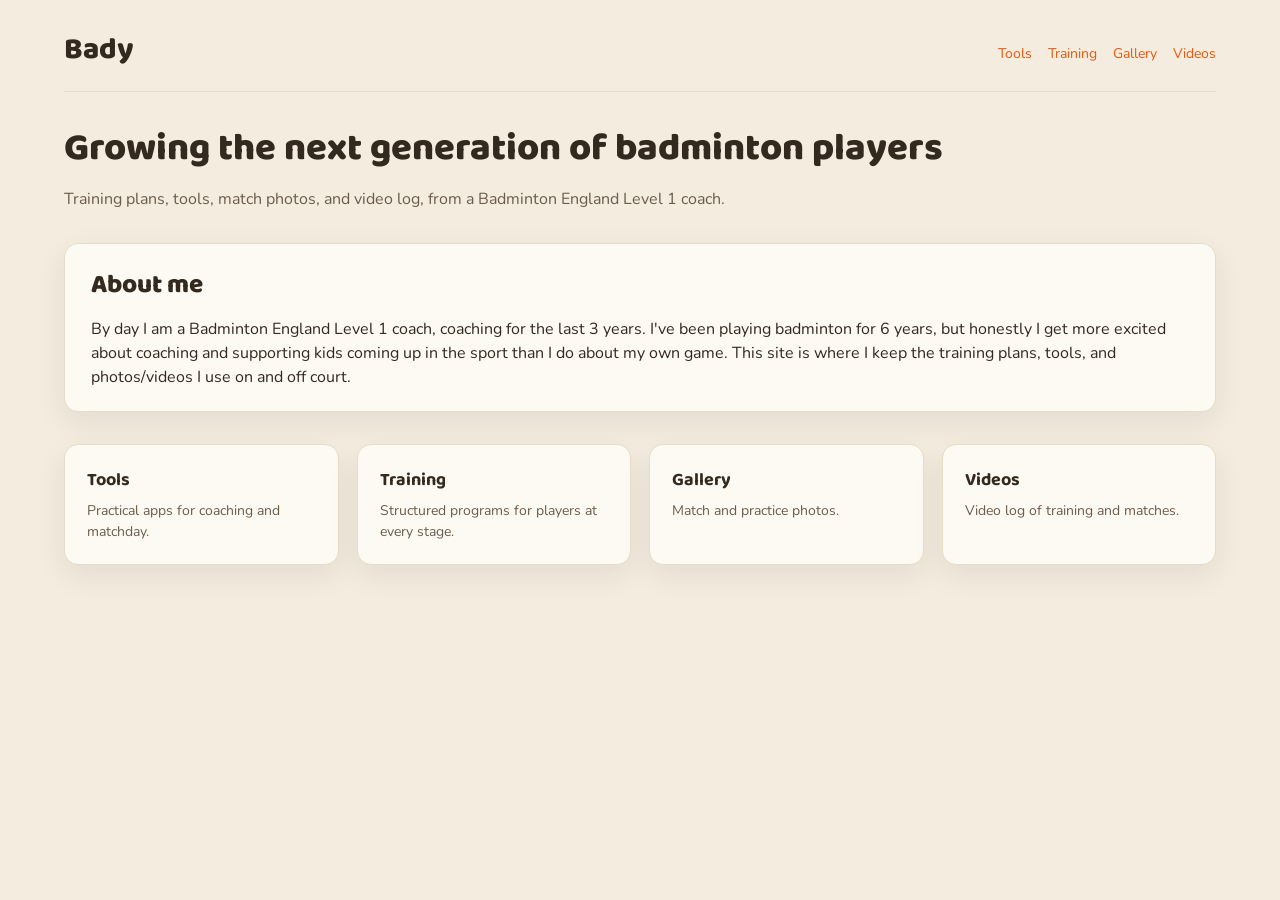
<file: index.html>
<!DOCTYPE html>
<html lang="en">
<head>
  <meta charset="UTF-8">
  <meta name="viewport" content="width=device-width, initial-scale=1.0, viewport-fit=cover">
  <title>Bady</title>
  <meta name="description" content="Bady - badminton training plans, tools, photos, and videos.">
  <link rel="stylesheet" href="assets/css/site.css">
</head>
<body>
  <header class="site-header">
    <div class="brand"><a href="index.html">Bady</a></div>
    <nav>
      <a href="tools/index.html">Tools</a>
      <a href="training/index.html">Training</a>
      <a href="media/gallery.html">Gallery</a>
      <a href="videos/index.html">Videos</a>
    </nav>
  </header>

  <h1>Growing the next generation of badminton players</h1>
  <p class="tagline">Training plans, tools, match photos, and video log, from a Badminton England Level 1 coach.</p>

  <section class="about">
    <h2>About me</h2>
    <p>By day I am a Badminton England Level 1 coach, coaching for the last 3 years. I've been
      playing badminton for 6 years, but honestly I get more excited about coaching and
      supporting kids coming up in the sport than I do about my own game. This site is where I
      keep the training plans, tools, and photos/videos I use on and off court.</p>
  </section>

  <div class="card-grid">
    <a class="card" href="tools/index.html">
      <h3>Tools</h3>
      <p>Practical apps for coaching and matchday.</p>
    </a>
    <a class="card" href="training/index.html">
      <h3>Training</h3>
      <p>Structured programs for players at every stage.</p>
    </a>
    <a class="card" href="media/gallery.html">
      <h3>Gallery</h3>
      <p>Match and practice photos.</p>
    </a>
    <a class="card" href="videos/index.html">
      <h3>Videos</h3>
      <p>Video log of training and matches.</p>
    </a>
  </div>
</body>
</html>
</file>
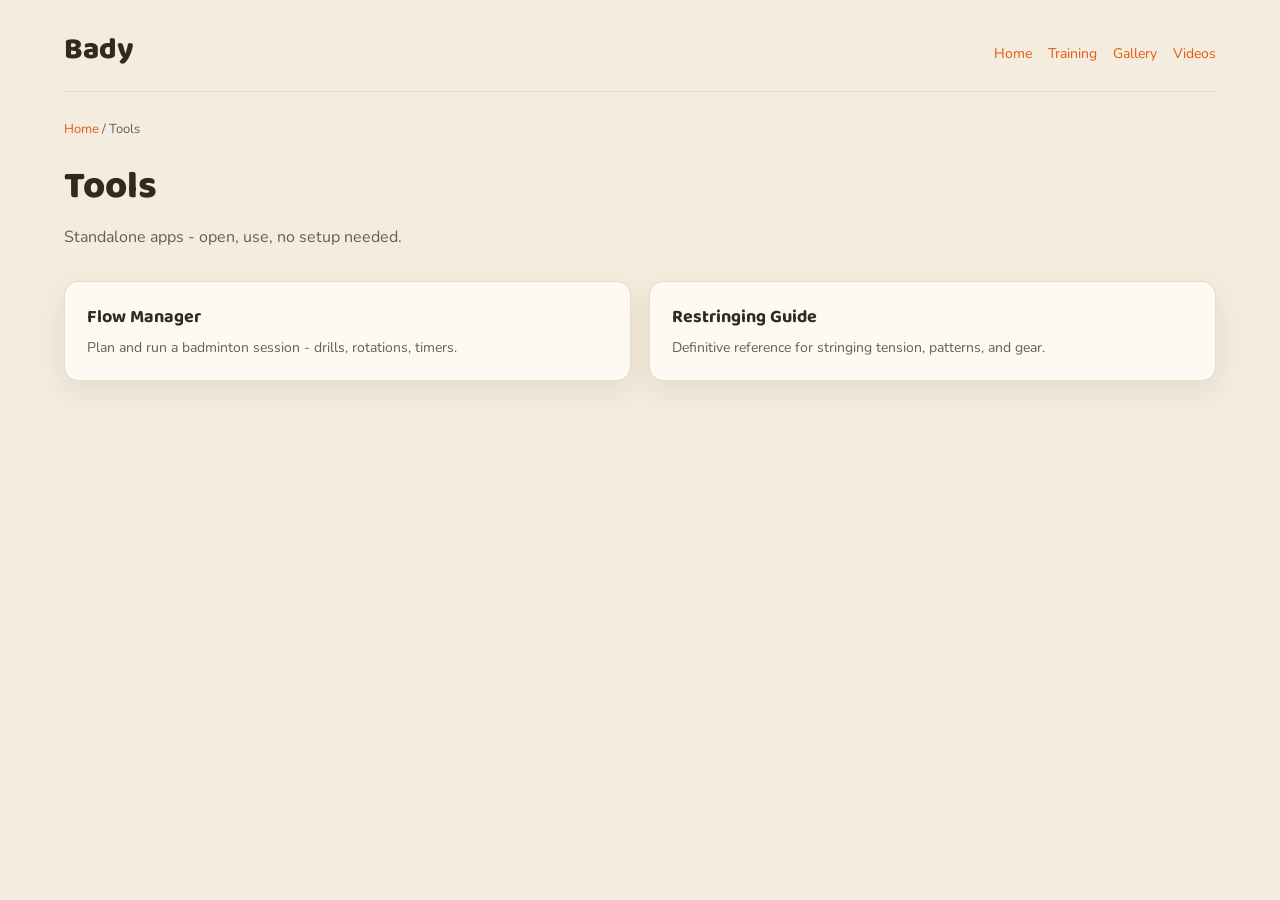
<file: tools/index.html>
<!DOCTYPE html>
<html lang="en">
<head>
  <meta charset="UTF-8">
  <meta name="viewport" content="width=device-width, initial-scale=1.0, viewport-fit=cover">
  <title>Tools - Bady</title>
  <link rel="stylesheet" href="../assets/css/site.css">
</head>
<body>
  <header class="site-header">
    <div class="brand"><a href="../index.html">Bady</a></div>
    <nav>
      <a href="../index.html">Home</a>
      <a href="../training/index.html">Training</a>
      <a href="../media/gallery.html">Gallery</a>
      <a href="../videos/index.html">Videos</a>
    </nav>
  </header>

  <p class="breadcrumb"><a href="../index.html">Home</a> / Tools</p>
  <h1>Tools</h1>
  <p class="tagline">Standalone apps - open, use, no setup needed.</p>

  <div class="card-grid">
    <a class="card" href="flow-manager.html">
      <h3>Flow Manager</h3>
      <p>Plan and run a badminton session - drills, rotations, timers.</p>
    </a>
    <a class="card" href="string-guide.html">
      <h3>Restringing Guide</h3>
      <p>Definitive reference for stringing tension, patterns, and gear.</p>
    </a>
  </div>
</body>
</html>
</file>
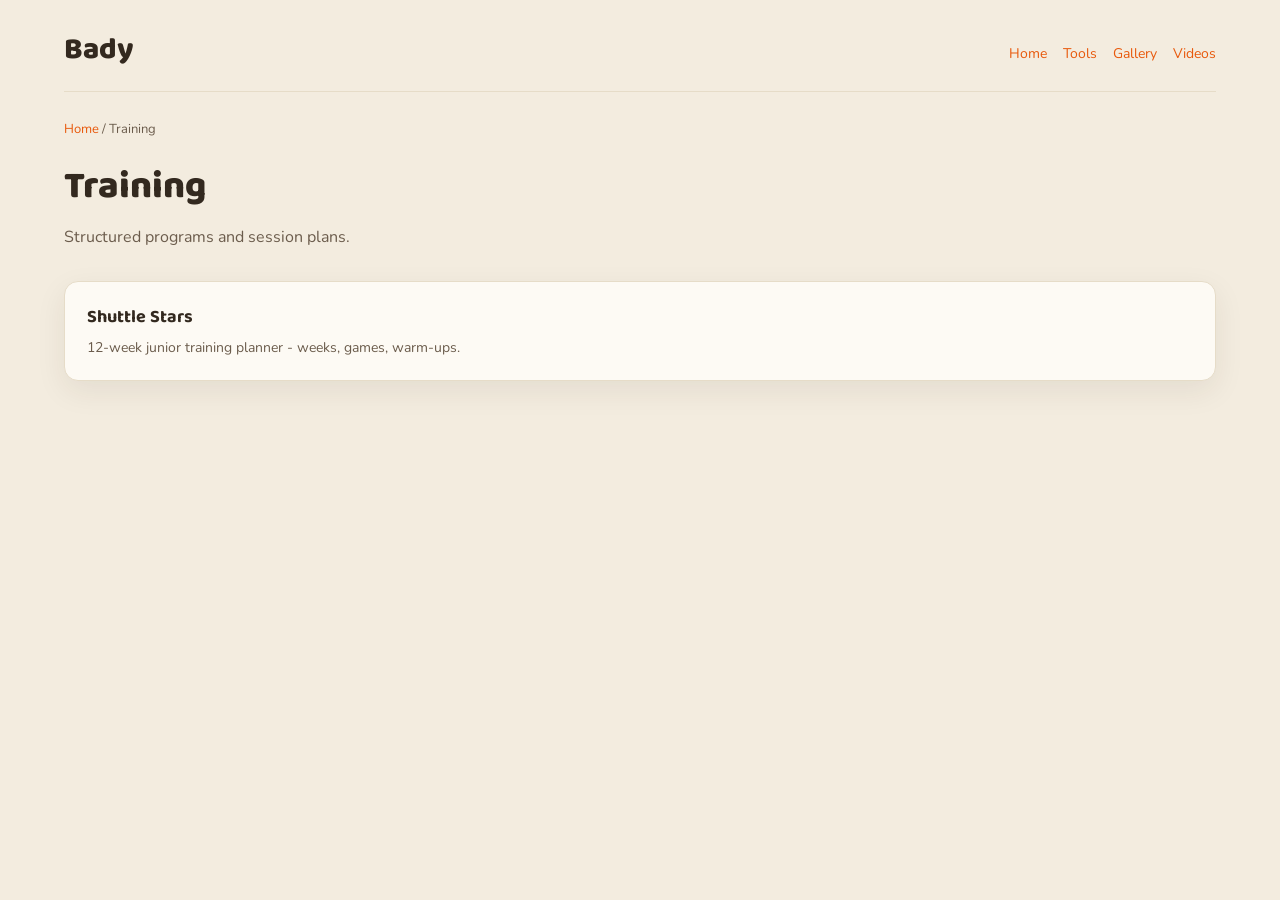
<file: training/index.html>
<!DOCTYPE html>
<html lang="en">
<head>
  <meta charset="UTF-8">
  <meta name="viewport" content="width=device-width, initial-scale=1.0, viewport-fit=cover">
  <title>Training - Bady</title>
  <link rel="stylesheet" href="../assets/css/site.css">
</head>
<body>
  <header class="site-header">
    <div class="brand"><a href="../index.html">Bady</a></div>
    <nav>
      <a href="../index.html">Home</a>
      <a href="../tools/index.html">Tools</a>
      <a href="../media/gallery.html">Gallery</a>
      <a href="../videos/index.html">Videos</a>
    </nav>
  </header>

  <p class="breadcrumb"><a href="../index.html">Home</a> / Training</p>
  <h1>Training</h1>
  <p class="tagline">Structured programs and session plans.</p>

  <div class="card-grid">
    <a class="card" href="shuttle-stars/index.html">
      <h3>Shuttle Stars</h3>
      <p>12-week junior training planner - weeks, games, warm-ups.</p>
    </a>
  </div>
</body>
</html>
</file>
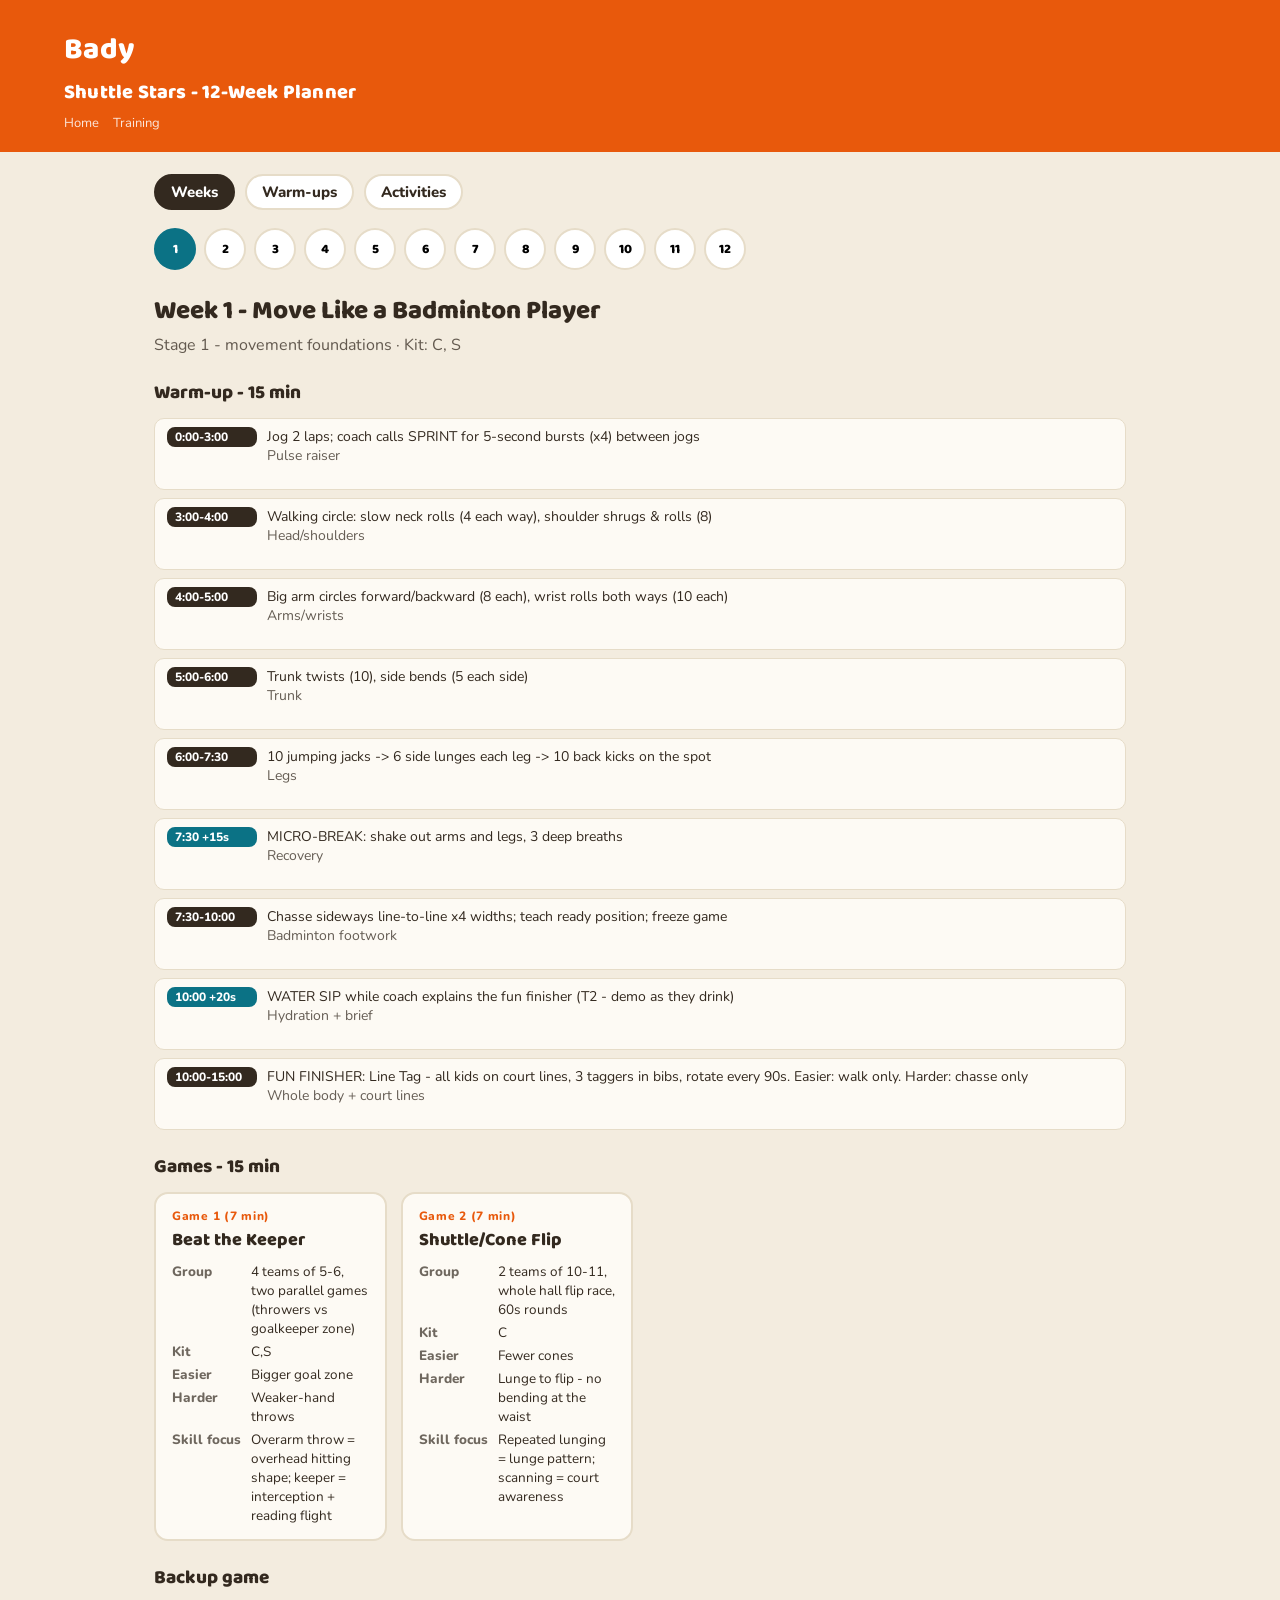
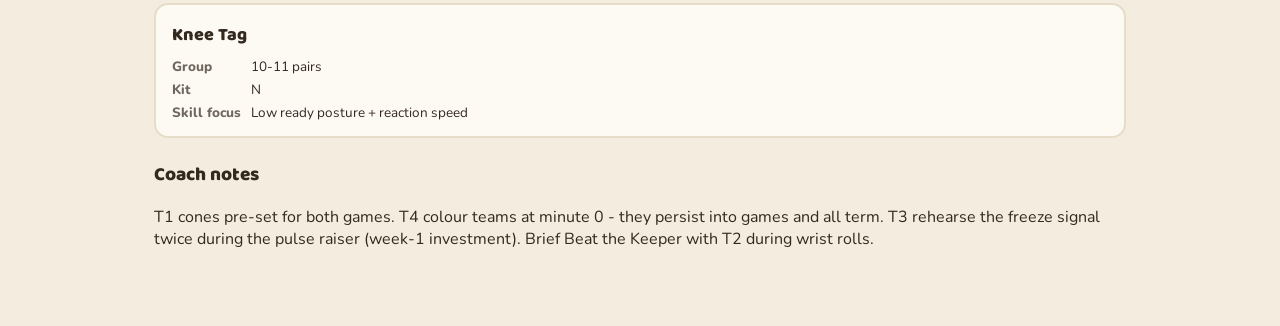
<file: training/shuttle-stars/index.html>
<!DOCTYPE html>
<html lang="en">
<head>
  <meta charset="UTF-8">
  <meta name="viewport" content="width=device-width, initial-scale=1.0, viewport-fit=cover">
  <title>Shuttle Stars - 12-Week Planner</title>
  <link rel="preconnect" href="https://fonts.googleapis.com">
  <link rel="preconnect" href="https://fonts.gstatic.com" crossorigin>
  <link href="https://fonts.googleapis.com/css2?family=Baloo+2:wght@600;700;800&family=Nunito:ital,wght@0,400;0,600;0,700;0,800;1,400&display=swap" rel="stylesheet">
  <link rel="stylesheet" href="style.css">
</head>
<body>
  <header class="ss-header">
    <div class="brand"><a href="../../index.html">Bady</a></div>
    <div class="brand" style="font-size:20px;margin-top:2px">Shuttle Stars - 12-Week Planner</div>
    <nav>
      <a href="../../index.html">Home</a>
      <a href="../index.html">Training</a>
    </nav>
  </header>

  <main class="ss-main" id="app">
    <p class="empty-state">Loading…</p>
  </main>

  <script src="data-weeks.js"></script>
  <script src="data-acts.js"></script>
  <script src="data-warmups.js"></script>
  <script src="diagram.js"></script>
  <script src="app.js"></script>
</body>
</html>
</file>
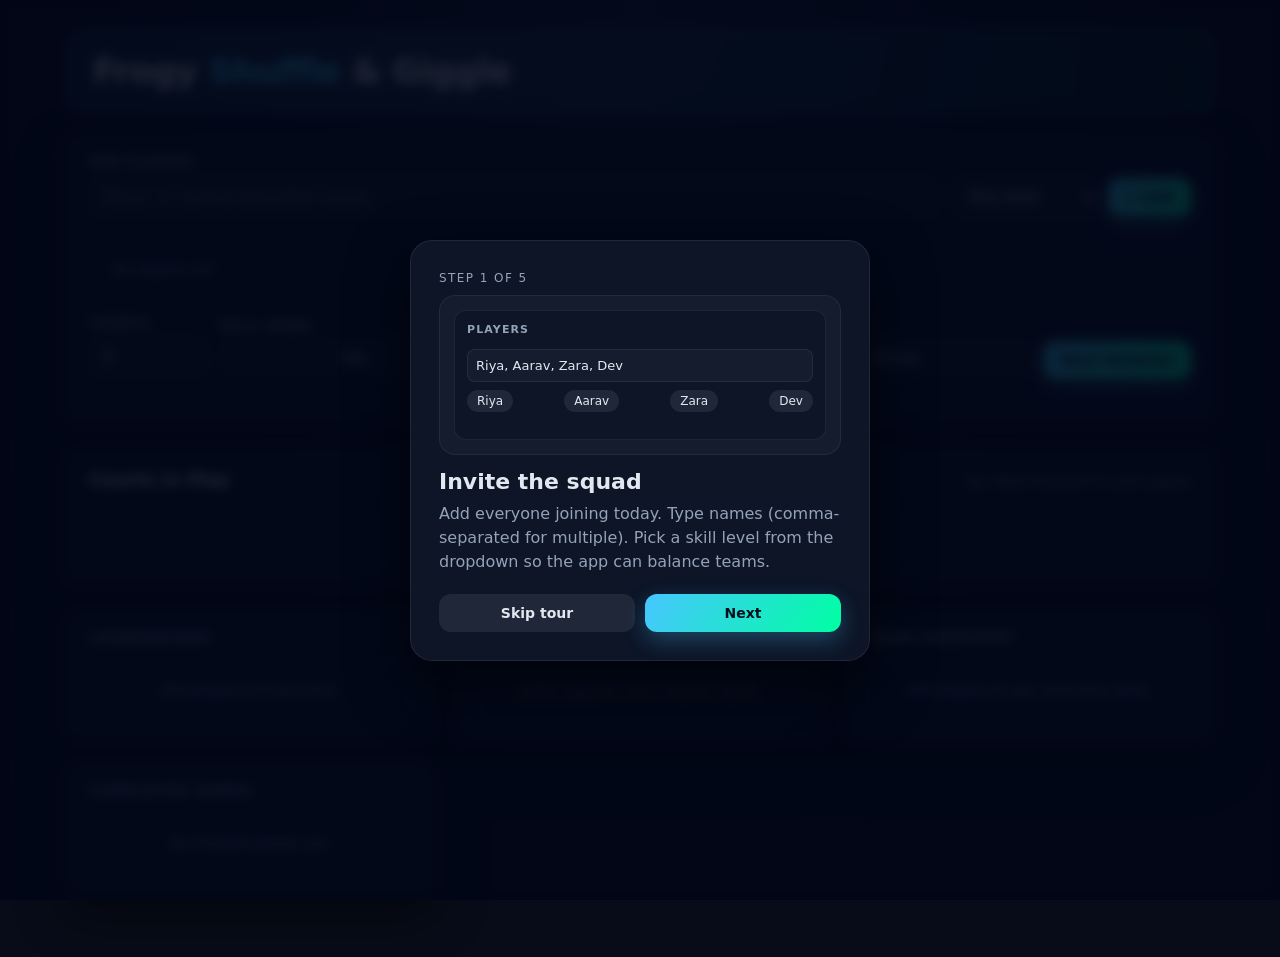
<file: bady.html>
<!DOCTYPE html>
<html lang="en">
<head>
  <meta charset="UTF-8">
  <title>Badminton Flow Manager</title>
  <meta name="viewport" content="width=device-width, initial-scale=1.0">
  <style>
    :root {
      --bg:     #070c18;
      --card:   #0d1527;
      --card2:  #111e36;
      --border: rgba(255,255,255,0.07);
      --accent: #47c6ff;
      --green:  #00ffa3;
      --text:   #e2e8f0;
      --muted:  #94a3b8;
      --danger: #f97316;
      --shadow: 0 20px 50px rgba(0,0,0,0.45);

      --sb-beg: #22c55e;
      --sb-int: #3b82f6;
      --sb-adv: #f97316;
      --sb-exp: #a855f7;
    }
    * { box-sizing: border-box; margin: 0; padding: 0; }
    body {
      min-height: 100vh;
      background: radial-gradient(ellipse at top, #141c38 0%, var(--bg) 60%);
      font-family: "Inter", "Segoe UI", system-ui, sans-serif;
      color: var(--text);
      padding: 28px 5% 60px;
    }
    body.tour-locked { overflow: hidden; }
    .app { display: flex; flex-direction: column; gap: 18px; }

    /* ── header ── */
    header {
      background: linear-gradient(120deg, rgba(71,198,255,0.15), rgba(0,255,163,0.10));
      border: 1px solid var(--border);
      border-radius: 20px;
      padding: 22px 28px;
      display: flex;
      justify-content: space-between;
      align-items: center;
      flex-wrap: wrap;
      gap: 12px;
    }
    header h1 { font-size: clamp(22px,4vw,34px); letter-spacing: -0.02em; }
    header h1 span { color: var(--accent); }
    .session-stats {
      display: flex; gap: 10px; flex-wrap: wrap;
    }
    .stat-chip {
      padding: 6px 14px;
      border-radius: 999px;
      background: rgba(255,255,255,0.06);
      border: 1px solid var(--border);
      font-size: 13px;
      color: var(--muted);
    }
    .stat-chip strong { color: var(--text); }

    /* ── card ── */
    .card {
      background: var(--card);
      border-radius: 18px;
      padding: 22px 24px;
      border: 1px solid var(--border);
      box-shadow: var(--shadow);
    }
    .card-title {
      font-size: 13px;
      font-weight: 700;
      text-transform: uppercase;
      letter-spacing: 0.1em;
      color: var(--muted);
      margin-bottom: 14px;
    }

    /* ── setup section ── */
    .setup-card { display: flex; flex-direction: column; gap: 16px; }
    .setup-card.compact .chip-list   { display: none; }
    .setup-card.compact .session-row { display: none; }
    .add-row {
      display: grid;
      grid-template-columns: 1fr auto auto;
      gap: 10px;
      align-items: center;
    }
    .session-row {
      display: grid;
      grid-template-columns: 120px 1fr auto;
      gap: 10px;
      align-items: center;
    }
    input[type="text"], input[type="number"], select {
      padding: 12px 14px;
      border-radius: 12px;
      border: 1px solid rgba(255,255,255,0.12);
      background: rgba(255,255,255,0.04);
      color: var(--text);
      font-size: 15px;
      font-family: inherit;
      transition: border 0.2s;
      width: 100%;
    }
    select option { background: #0d1527; }
    input:focus, select:focus {
      outline: none;
      border-color: var(--accent);
      box-shadow: 0 0 0 3px rgba(71,198,255,0.18);
    }
    label {
      font-size: 12px;
      font-weight: 600;
      text-transform: uppercase;
      letter-spacing: 0.1em;
      color: var(--muted);
      display: block;
      margin-bottom: 5px;
    }
    button {
      border: none;
      border-radius: 12px;
      padding: 11px 18px;
      font-size: 14px;
      font-weight: 700;
      cursor: pointer;
      transition: transform 0.12s, opacity 0.2s;
      font-family: inherit;
    }
    button:disabled { opacity: 0.38; cursor: not-allowed; transform: none !important; }
    button:hover:not(:disabled) { transform: translateY(-1px); }
    .btn-accent {
      background: linear-gradient(120deg, var(--accent), var(--green));
      color: #03101e;
      box-shadow: 0 8px 22px rgba(71,198,255,0.28);
    }
    .btn-ghost { background: rgba(255,255,255,0.08); color: var(--text); }
    .btn-secondary {
      background: rgba(255,255,255,0.07);
      color: var(--text);
      border: 1px solid rgba(255,255,255,0.1);
    }
    .btn-danger {
      background: rgba(249,115,22,0.18);
      color: #fed7aa;
      border: 1px solid rgba(249,115,22,0.3);
    }

    /* ── skill mode toggle ── */
    .skill-mode-group {
      display: flex;
      gap: 0;
      border-radius: 12px;
      overflow: hidden;
      border: 1px solid rgba(255,255,255,0.12);
      flex-shrink: 0;
    }
    .stm-btn {
      flex: 1;
      border: none;
      border-radius: 0;
      padding: 11px 14px;
      font-size: 13px;
      font-weight: 700;
      background: rgba(255,255,255,0.04);
      color: var(--muted);
      cursor: pointer;
      transition: background 0.15s, color 0.15s;
    }
    .stm-btn:hover:not(.active) { background: rgba(255,255,255,0.08); color: var(--text); transform: none; }
    .stm-btn.active {
      background: linear-gradient(120deg, var(--accent), var(--green));
      color: #03101e;
      transform: none;
    }

    /* ── player chips ── */
    .chip-list { display: flex; flex-wrap: wrap; gap: 7px; margin-top: 10px; }
    .chip {
      display: inline-flex;
      align-items: center;
      gap: 6px;
      padding: 6px 10px 6px 12px;
      border-radius: 999px;
      background: rgba(255,255,255,0.07);
      font-size: 13px;
      border: 1px solid var(--border);
    }
    .chip .chip-x {
      width: 18px; height: 18px;
      border-radius: 50%;
      border: none;
      background: rgba(255,255,255,0.1);
      color: var(--muted);
      font-size: 12px;
      line-height: 1;
      padding: 0;
      cursor: pointer;
      display: flex; align-items: center; justify-content: center;
      transition: background 0.15s;
    }
    .chip .chip-x:hover { background: rgba(244,63,94,0.55); color: #fff; transform: none; }

    /* ── skill badges ── */
    .skill-badge {
      display: inline-block;
      font-size: 10px;
      font-weight: 800;
      letter-spacing: 0.06em;
      padding: 2px 6px;
      border-radius: 5px;
      vertical-align: middle;
    }
    .sb-beg { background: rgba(34,197,94,0.18);  color: var(--sb-beg); }
    .sb-int { background: rgba(59,130,246,0.18);  color: var(--sb-int); }
    .sb-adv { background: rgba(249,115,22,0.18);  color: var(--sb-adv); }
    .sb-exp { background: rgba(168,85,247,0.18);  color: var(--sb-exp); }

    /* ── status line ── */
    .status-line { margin-top: 10px; font-size: 13px; }
    .status-line span {
      display: inline-block;
      padding: 5px 12px;
      border-radius: 999px;
      background: rgba(255,255,255,0.05);
    }
    .status-line .warn  { background: rgba(249,115,22,0.16); color: #fed7aa; }
    .status-line .ok    { background: rgba(34,197,94,0.16);  color: #bbf7d0; }
    .status-line .muted { color: var(--muted); }

    /* ── courts section ── */
    .courts-header {
      display: flex;
      justify-content: space-between;
      align-items: baseline;
      margin-bottom: 14px;
    }
    .courts-header h2 { font-size: 18px; }
    .courts-header p  { font-size: 13px; color: var(--muted); }
    .grid {
      display: grid;
      grid-template-columns: repeat(auto-fit, minmax(260px, 1fr));
      gap: 14px;
    }
    .court-card {
      background: linear-gradient(145deg, var(--card2), #0a1020);
      border: 1px solid var(--border);
      border-radius: 18px;
      padding: 18px;
      display: flex;
      flex-direction: column;
      gap: 12px;
      overflow: hidden;
    }
    .court-card.waiting {
      border-style: dashed;
      border-color: rgba(255,255,255,0.14);
    }
    .court-tag {
      font-size: 11px;
      font-weight: 800;
      text-transform: uppercase;
      letter-spacing: 0.1em;
      color: var(--accent);
    }
    .teams { display: grid; grid-template-columns: 1fr 1fr; gap: 10px; }
    .team {
      background: rgba(255,255,255,0.035);
      border-radius: 10px;
      padding: 10px 12px;
    }
    .team-label {
      font-size: 11px;
      font-weight: 700;
      text-transform: uppercase;
      letter-spacing: 0.07em;
      color: var(--muted);
      margin-bottom: 8px;
    }
    .player-row {
      display: flex;
      align-items: center;
      gap: 6px;
      margin: 3px 0;
      justify-content: space-between;
    }
    .player-row-left { display: flex; align-items: center; gap: 6px; flex: 1; min-width: 0; }
    .player-name { font-size: 14px; font-weight: 600; white-space: nowrap; overflow: hidden; text-overflow: ellipsis; }
    .leaving-badge {
      font-size: 10px; font-weight: 700; padding: 2px 7px;
      border-radius: 999px;
      background: rgba(249,115,22,0.18); color: #fed7aa;
      flex-shrink: 0;
    }
    .finish-btn {
      margin-top: 4px; padding: 11px;
      border-radius: 10px; border: none;
      font-weight: 700; font-size: 14px; color: #03101e;
      background: linear-gradient(120deg, var(--accent), var(--green));
      box-shadow: 0 8px 20px rgba(71,198,255,0.22);
      cursor: pointer;
      transition: transform 0.12s;
    }
    .finish-btn:hover { transform: translateY(-1px); }
    .idle-btn {
      margin-top: 4px; padding: 11px;
      border-radius: 10px;
      border: 1px dashed rgba(255,255,255,0.3);
      background: rgba(255,255,255,0.03);
      color: var(--text); font-weight: 700; font-size: 14px;
      cursor: pointer; transition: background 0.15s;
    }
    .idle-btn:hover:not(:disabled) { background: rgba(255,255,255,0.07); transform: translateY(-1px); }
    .idle-btn:disabled { opacity: 0.4; }

    /* ── bottom grid ── */
    .info-grid {
      display: grid;
      grid-template-columns: repeat(auto-fill, minmax(280px, 1fr));
      gap: 16px;
    }

    /* ── leaderboard ── */
    .lb-list { display: flex; flex-direction: column; gap: 8px; margin-top: 4px; }
    .lb-row {
      padding: 10px 14px;
      border-radius: 12px;
      background: rgba(255,255,255,0.035);
      border: 1px solid var(--border);
    }
    .lb-top { display: flex; justify-content: space-between; align-items: center; margin-bottom: 6px; }
    .lb-left { display: flex; align-items: center; gap: 8px; }
    .lb-rank {
      font-size: 12px; padding: 2px 8px;
      border-radius: 999px;
      background: rgba(71,198,255,0.14); color: var(--accent);
      font-weight: 700;
    }
    .lb-name { font-weight: 700; font-size: 15px; }
    .lb-pts  { font-size: 13px; color: var(--muted); }
    .lb-pts strong { color: var(--text); font-size: 16px; }
    .score-bar {
      height: 4px; border-radius: 999px;
      background: rgba(255,255,255,0.07); overflow: hidden;
    }
    .score-fill {
      height: 100%; border-radius: 999px;
      background: linear-gradient(90deg, var(--accent), var(--green));
      transition: width 0.35s ease;
    }

    /* ── waiting list ── */
    .wait-list { display: flex; flex-direction: column; gap: 8px; margin-top: 4px; }
    .wait-row {
      display: flex; justify-content: space-between; align-items: center;
      padding: 10px 14px;
      border-radius: 12px;
      background: rgba(255,255,255,0.035);
      border: 1px solid var(--border);
    }
    .wait-left { display: flex; align-items: center; gap: 8px; flex: 1; min-width: 0; }
    .wait-name { font-weight: 600; font-size: 14px; white-space: nowrap; overflow: hidden; text-overflow: ellipsis; }
    .wait-pos  { font-size: 12px; color: var(--muted); flex-shrink: 0; margin: 0 8px; }
    .x-btn {
      width: 26px; height: 26px; flex-shrink: 0;
      border: none; border-radius: 7px;
      background: rgba(255,255,255,0.07);
      color: var(--muted); font-size: 12px; font-weight: 700;
      cursor: pointer; display: flex; align-items: center; justify-content: center;
      transition: background 0.15s, color 0.15s;
    }
    .x-btn:hover { background: rgba(244,63,94,0.45); color: #fff; transform: none; }

    /* ── chemistry ── */
    .chemistry-list { display: flex; flex-direction: column; gap: 10px; margin-top: 4px; }
    .chem-row {
      padding: 12px 14px;
      border-radius: 12px;
      background: rgba(255,255,255,0.03);
      border: 1px solid var(--border);
    }
    .chem-head { display: flex; justify-content: space-between; align-items: flex-start; margin-bottom: 8px; flex-wrap: wrap; gap: 6px; }
    .chem-games { font-size: 12px; color: var(--muted); margin-top: 2px; }
    .chem-pills { display: flex; gap: 6px; flex-wrap: wrap; }
    .chem-pill {
      font-size: 11px; padding: 3px 9px; border-radius: 999px;
      background: rgba(71,198,255,0.14); color: var(--accent); font-weight: 700;
    }
    .chem-pill.alt { background: rgba(0,255,163,0.14); color: var(--green); }
    .chem-groups { display: grid; grid-template-columns: 1fr 1fr; gap: 8px; }
    .chem-group-label { font-size: 11px; font-weight: 700; text-transform: uppercase; letter-spacing: 0.08em; color: var(--muted); margin-bottom: 5px; }
    .chem-chips { display: flex; flex-wrap: wrap; gap: 5px; min-height: 20px; }
    .chem-chip { font-size: 12px; padding: 3px 9px; border-radius: 999px; background: rgba(255,255,255,0.06); }
    .chem-empty { font-size: 12px; color: var(--muted); }

    /* ── completed ── */
    .done-list { display: flex; flex-direction: column; gap: 8px; margin-top: 4px; }
    .done-row {
      padding: 10px 14px;
      border-radius: 12px;
      background: rgba(255,255,255,0.03);
      border: 1px solid var(--border);
      font-size: 13px; color: var(--muted);
    }
    .done-row strong { color: var(--text); font-size: 14px; display: block; margin-bottom: 2px; }

    /* ── empty state ── */
    .empty-state {
      padding: 22px;
      text-align: center;
      color: var(--muted);
      border: 1px dashed rgba(255,255,255,0.07);
      border-radius: 14px;
      font-size: 14px;
    }

    /* ── modals ── */
    .modal-overlay {
      position: fixed; inset: 0;
      background: rgba(3,8,22,0.75);
      backdrop-filter: blur(10px);
      display: flex; align-items: center; justify-content: center;
      padding: 20px;
      z-index: 40;
      opacity: 0; pointer-events: none;
      transition: opacity 0.2s;
    }
    .modal-overlay.active { opacity: 1; pointer-events: auto; }
    .modal {
      width: min(440px, 100%);
      background: #0d1527;
      border-radius: 20px;
      padding: 28px;
      box-shadow: 0 30px 70px rgba(0,0,0,0.55);
      border: 1px solid rgba(255,255,255,0.09);
    }
    .modal h3 { font-size: 20px; margin-bottom: 6px; }
    .modal p  { color: var(--muted); font-size: 14px; line-height: 1.55; }
    .modal strong { display: block; margin: 12px 0; font-size: 16px; }
    .modal-actions { display: flex; flex-direction: column; gap: 9px; margin-top: 18px; }
    .modal-actions button { width: 100%; }
    .modal-row { display: flex; gap: 9px; margin-top: 9px; }
    .modal-row button { flex: 1; }

    /* ── replacement options ── */
    .replacement-opts {
      display: flex; flex-direction: column; gap: 8px;
      max-height: 240px; overflow-y: auto;
      margin-top: 14px; margin-bottom: 4px;
    }
    .repl-btn {
      display: flex; align-items: center; gap: 10px;
      padding: 12px 16px;
      border-radius: 12px;
      background: rgba(255,255,255,0.06);
      border: 1px solid var(--border);
      color: var(--text); font-weight: 600; font-size: 14px;
      cursor: pointer; text-align: left;
      transition: background 0.15s;
    }
    .repl-btn:hover { background: rgba(71,198,255,0.12); transform: none; }

    /* ── tour ── */
    .tour-overlay {
      position: fixed; inset: 0;
      background: rgba(2,6,23,0.85);
      backdrop-filter: blur(6px);
      display: flex; align-items: center; justify-content: center;
      padding: 24px; z-index: 60;
      opacity: 0; pointer-events: none;
      transition: opacity 0.3s;
    }
    .tour-overlay.active { opacity: 1; pointer-events: auto; }
    .tour-card {
      width: min(460px,100%);
      background: #0d1527;
      border-radius: 22px;
      border: 1px solid rgba(255,255,255,0.08);
      padding: 28px;
      box-shadow: 0 24px 60px rgba(0,0,0,0.55);
    }
    .tour-step-label { font-size: 12px; letter-spacing: 0.12em; text-transform: uppercase; color: var(--accent); margin-bottom: 8px; }
    .tour-card h3 { margin-bottom: 8px; font-size: 22px; }
    .tour-card p  { color: var(--muted); line-height: 1.5; }
    .tour-illustration {
      width: 100%; min-height: 160px;
      border-radius: 16px;
      background: rgba(255,255,255,0.03);
      border: 1px solid rgba(255,255,255,0.06);
      padding: 14px; margin-bottom: 14px;
      display: flex; align-items: stretch;
    }
    .tour-sample { width: 100%; border-radius: 12px; background: var(--card); border: 1px solid var(--border); padding: 12px; display: flex; flex-direction: column; gap: 8px; }
    .tour-sample label { font-size: 11px; }
    .tour-sample input { border-radius: 8px; border: 1px solid var(--border); background: rgba(255,255,255,0.03); color: var(--text); padding: 8px; font-size: 13px; }
    .tour-sample-row { display: flex; justify-content: space-between; align-items: center; gap: 6px; flex-wrap: wrap; }
    .tour-chip { padding: 4px 10px; border-radius: 999px; background: rgba(255,255,255,0.08); font-size: 12px; }
    .tour-sample button { border: none; border-radius: 9px; background: linear-gradient(120deg, var(--accent), var(--green)); color: #020617; font-weight: 700; padding: 9px 12px; font-size: 13px; }
    .tour-sample .tour-court { border-radius: 10px; border: 1px solid var(--border); padding: 10px; background: var(--card2); }
    .tour-sample .tour-team { display: flex; justify-content: space-between; font-size: 12px; }
    .tour-sample .tour-teams { display: grid; grid-template-columns: repeat(auto-fit, minmax(120px,1fr)); gap: 8px; }
    .tour-sample .tour-team-card { border-radius: 9px; background: rgba(255,255,255,0.05); padding: 9px; }
    .tour-sample .tour-leaderboard-row { display: flex; justify-content: space-between; align-items: center; padding: 7px 9px; border-radius: 9px; background: rgba(255,255,255,0.05); font-size: 13px; }
    .tour-sample .tour-chemistry { display: flex; gap: 6px; flex-wrap: wrap; }
    .tour-actions { margin-top: 20px; display: flex; justify-content: space-between; gap: 10px; flex-wrap: wrap; }
    .tour-actions button { flex: 1; min-width: 120px; }
    .tour-content.animate { animation: tfi 0.35s ease; }
    @keyframes tfi { from { opacity: 0; transform: translateY(8px); } to { opacity: 1; transform: translateY(0); } }

    /* ── responsive ── */
    @media (max-width: 700px) {
      body { padding: 18px 5% 48px; }
      .add-row { grid-template-columns: 1fr; }
      .session-row { grid-template-columns: 1fr 1fr; }
      .session-row .btn-accent { grid-column: 1/-1; }
      .teams { grid-template-columns: 1fr; }
      .chem-groups { grid-template-columns: 1fr; }
    }
  </style>
</head>
<body>
  <div class="app">

    <!-- HEADER -->
    <header>
      <h1>Frogy <span>Shuffle</span> &amp; Giggle</h1>
      <div id="session-stats" class="session-stats" style="display:none;"></div>
    </header>

    <!-- SETUP CARD -->
    <section class="card setup-card" id="setup-section">
      <div>
        <label>Add Players</label>
        <div class="add-row">
          <input type="text" id="player-input" placeholder="Name, or comma-separated names">
          <select id="skill-select">
            <option value="">Any level</option>
            <option value="beginner">Beginner</option>
            <option value="intermediate">Intermediate</option>
            <option value="advanced">Advanced</option>
            <option value="expert">Expert</option>
          </select>
          <button class="btn-accent" id="add-player-btn">+ Add</button>
        </div>
        <div class="chip-list" id="player-list"></div>
      </div>
      <div class="session-row">
        <div>
          <label for="court-input">Courts</label>
          <input type="number" id="court-input" min="1" value="2">
        </div>
        <div>
          <label>Skill Mode</label>
          <div class="skill-mode-group" id="skill-mode-group">
            <button class="stm-btn" data-mode="mix">Mix</button>
            <button class="stm-btn active" data-mode="balanced">Balanced</button>
            <button class="stm-btn" data-mode="group">Group</button>
          </div>
        </div>
        <button class="btn-accent" id="start-btn" style="align-self:flex-end;">Start Rotation</button>
      </div>
      <div class="status-line" id="status-line"></div>
    </section>

    <!-- COURTS -->
    <section class="card">
      <div class="courts-header">
        <h2>Courts in Play</h2>
        <p>Tap "Mark Finished" to end a game</p>
      </div>
      <div id="active-courts" class="grid"></div>
    </section>

    <!-- INFO GRID -->
    <section class="info-grid">
      <div class="card">
        <div class="card-title">Leaderboard</div>
        <div id="leaderboard" class="lb-list"></div>
      </div>
      <div class="card">
        <div class="card-title">Waiting Lobby</div>
        <div id="waiting-list" class="wait-list"></div>
      </div>
      <div class="card">
        <div class="card-title">Team Chemistry</div>
        <div id="chemistry-board" class="chemistry-list"></div>
      </div>
      <div class="card">
        <div class="card-title">Completed Games</div>
        <div id="completed-list" class="done-list"></div>
      </div>
    </section>

  </div><!-- /.app -->

  <!-- TOUR -->
  <div class="tour-overlay" id="tour-overlay">
    <div class="tour-card">
      <p class="tour-step-label" id="tour-step-count"></p>
      <div class="tour-content" id="tour-content">
        <div class="tour-illustration" id="tour-illustration"></div>
        <h3 id="tour-title"></h3>
        <p id="tour-body"></p>
      </div>
      <div class="tour-actions">
        <button type="button" class="btn-ghost" id="tour-skip">Skip tour</button>
        <button type="button" class="btn-accent" id="tour-next">Next</button>
      </div>
    </div>
  </div>

  <!-- WINNER MODAL -->
  <div class="modal-overlay" id="winner-overlay">
    <div class="modal">
      <h3>Who won?</h3>
      <p>Pick the winning pair to update the leaderboard.</p>
      <div id="winner-options" class="modal-actions"></div>
      <div class="modal-row">
        <button type="button" class="btn-ghost" id="winner-cancel">Cancel</button>
      </div>
    </div>
  </div>

  <!-- POST-MATCH MODAL -->
  <div class="modal-overlay" id="post-match-overlay">
    <div class="modal">
      <h3>Next up?</h3>
      <p>Everyone just wrapped. Keep fresh opponents or drop back immediately.</p>
      <strong id="post-match-summary"></strong>
      <div class="modal-actions">
        <button type="button" class="btn-accent" id="post-match-replay">Play right away</button>
        <button type="button" class="btn-secondary" id="post-match-rest">Wait in lobby</button>
        <button type="button" class="btn-ghost" id="post-match-cancel">Cancel</button>
      </div>
    </div>
  </div>

  <!-- REMOVE MODAL -->
  <div class="modal-overlay" id="remove-overlay">
    <div class="modal">
      <h3 id="remove-title">Remove from Lobby?</h3>
      <p id="remove-message"></p>
      <div id="remove-queue-actions" class="modal-actions">
        <button type="button" class="btn-danger" id="remove-confirm">Yes, remove</button>
        <button type="button" class="btn-ghost" id="remove-cancel">Keep waiting</button>
      </div>
      <div id="remove-court-actions" class="modal-actions" style="display:none;">
        <button type="button" class="btn-secondary" id="remove-after-game">Remove after this game</button>
        <button type="button" class="btn-danger" id="remove-now-court">Remove right now</button>
        <button type="button" class="btn-ghost" id="remove-cancel-court">Keep playing</button>
      </div>
    </div>
  </div>

  <!-- REPLACEMENT MODAL -->
  <div class="modal-overlay" id="replacement-overlay">
    <div class="modal">
      <h3>Replace or Abandon?</h3>
      <p id="replacement-msg"></p>
      <div id="replacement-options" class="replacement-opts"></div>
      <div class="modal-row" style="margin-top:14px;">
        <button type="button" class="btn-danger" id="replacement-abandon">Abandon match</button>
        <button type="button" class="btn-ghost" id="replacement-cancel">Cancel</button>
      </div>
    </div>
  </div>

  <script>
    (() => {
      const addPlayerInput   = document.getElementById('player-input');
      const skillSelectEl    = document.getElementById('skill-select');
      const addPlayerBtn     = document.getElementById('add-player-btn');
      const playerListEl     = document.getElementById('player-list');
      const courtInput       = document.getElementById('court-input');
      const startBtn         = document.getElementById('start-btn');
      const statusLine       = document.getElementById('status-line');
      const activeCourtsEl   = document.getElementById('active-courts');
      const waitingListEl    = document.getElementById('waiting-list');
      const completedListEl  = document.getElementById('completed-list');
      const leaderboardEl    = document.getElementById('leaderboard');
      const chemistryBoardEl = document.getElementById('chemistry-board');
      const sessionStatsEl   = document.getElementById('session-stats');

      const tourOverlay       = document.getElementById('tour-overlay');
      const tourStepCountEl   = document.getElementById('tour-step-count');
      const tourTitleEl       = document.getElementById('tour-title');
      const tourBodyEl        = document.getElementById('tour-body');
      const tourNextBtn       = document.getElementById('tour-next');
      const tourSkipBtn       = document.getElementById('tour-skip');
      const tourContentEl     = document.getElementById('tour-content');
      const tourIllustrationEl= document.getElementById('tour-illustration');

      const winnerOverlay   = document.getElementById('winner-overlay');
      const winnerOptions   = document.getElementById('winner-options');
      const winnerCancelBtn = document.getElementById('winner-cancel');

      const modalOverlay    = document.getElementById('post-match-overlay');
      const modalSummary    = document.getElementById('post-match-summary');
      const modalReplayBtn  = document.getElementById('post-match-replay');
      const modalRestBtn    = document.getElementById('post-match-rest');
      const modalCancelBtn  = document.getElementById('post-match-cancel');

      const removalOverlay      = document.getElementById('remove-overlay');
      const removalTitle        = document.getElementById('remove-title');
      const removalMessage      = document.getElementById('remove-message');
      const removeQueueActions  = document.getElementById('remove-queue-actions');
      const removeCourtActions  = document.getElementById('remove-court-actions');
      const removalConfirmBtn   = document.getElementById('remove-confirm');
      const removalCancelBtn    = document.getElementById('remove-cancel');
      const removeAfterGameBtn  = document.getElementById('remove-after-game');
      const removeNowCourtBtn   = document.getElementById('remove-now-court');
      const removeCancelCourtBtn= document.getElementById('remove-cancel-court');

      const replacementOverlay = document.getElementById('replacement-overlay');
      const replacementMsg     = document.getElementById('replacement-msg');
      const replacementOptions = document.getElementById('replacement-options');
      const replacementAbandon = document.getElementById('replacement-abandon');
      const replacementCancel  = document.getElementById('replacement-cancel');

      const skillModeGroup = document.getElementById('skill-mode-group');

      // ── state ──────────────────────────────────────────────
      const state = {
        players:         new Map(),
        playerOrder:     [],
        sessionActive:   false,
        courtCount:      2,
        availableQueue:  [],
        activeMatches:   [],
        completedMatches:[],
        partnerHistory:  new Map(),
        opponentHistory: new Map(),
        playerCounter:   1,
        matchCounter:    1,
        pendingFinish:   null,
        pendingAward:    null,
        pendingRemoval:  null,
        pendingLeave:    new Set(),
        pendingReplacement: null,
        skillMode:       'balanced',
        scores:          new Map(),
        gamesPlayed:     new Map()
      };

      const SKILL_LEVELS = { beginner: 0, intermediate: 1, advanced: 2, expert: 3 };
      const TOUR_STORAGE_KEY = 'badmintonTourComplete';

      // ── skill helpers ──────────────────────────────────────
      function skillBadge(skill) {
        if (!skill) return '';
        const cfg = {
          beginner:     'sb-beg',
          intermediate: 'sb-int',
          advanced:     'sb-adv',
          expert:       'sb-exp'
        };
        const lbl = { beginner: 'BEG', intermediate: 'INT', advanced: 'ADV', expert: 'EXP' };
        const cls = cfg[skill];
        return cls ? '<span class="skill-badge ' + cls + '">' + lbl[skill] + '</span>' : '';
      }

      function skillBadgeEl(skill) {
        if (!skill) return null;
        const el = document.createElement('span');
        el.innerHTML = skillBadge(skill);
        return el.firstChild;
      }

      function skillLevel(id) {
        const s = state.players.get(id)?.skill;
        return s ? (SKILL_LEVELS[s] ?? null) : null;
      }

      function skillScoreBonus(teams, group) {
        if (state.skillMode === 'mix') return 0;
        let bonus = 0;
        // Both modes: prefer MIXED skills within each team (strong+weak per team)
        teams.forEach(team => {
          const levels = team.map(skillLevel).filter(l => l !== null);
          if (levels.length < 2) return;
          const diff = Math.abs(levels[0] - levels[1]);
          bonus += diff * (state.skillMode === 'balanced' ? 320 : 200);
        });
        // Group mode: ALSO prefer courts where all 4 players are close in skill level
        if (state.skillMode === 'group' && group) {
          const gLevels = group.map(skillLevel).filter(l => l !== null);
          if (gLevels.length >= 2) {
            const spread = Math.max(...gLevels) - Math.min(...gLevels);
            bonus += (3 - spread) * 250;
          }
        }
        return bonus;
      }

      // ── status ─────────────────────────────────────────────
      function updateStatus(msg, tone = 'muted') {
        statusLine.innerHTML = '<span class="' + tone + '">' + msg + '</span>';
      }

      function renderSessionStats() {
        if (!state.sessionActive) { sessionStatsEl.style.display = 'none'; return; }
        const total   = state.playerOrder.length;
        const onCourt = state.activeMatches.reduce((n, m) => n + m.teams.flat().length, 0);
        const waiting = state.availableQueue.length;
        sessionStatsEl.style.display = 'flex';
        sessionStatsEl.innerHTML =
          '<span class="stat-chip"><strong>' + total   + '</strong> players</span>' +
          '<span class="stat-chip"><strong>' + onCourt + '</strong> on court</span>' +
          '<span class="stat-chip"><strong>' + waiting + '</strong> waiting</span>';
      }

      // ── player record ───────────────────────────────────────
      function removePlayerRecord(id) {
        state.players.delete(id);
        state.playerOrder     = state.playerOrder.filter(pid => pid !== id);
        state.availableQueue  = state.availableQueue.filter(pid => pid !== id);
        state.scores.delete(id);
        state.gamesPlayed.delete(id);
        state.pendingLeave.delete(id);
      }

      function createPlayer(name, skill) {
        const id = 'p' + state.playerCounter++;
        const player = { id, name: name.trim(), skill: skill || null };
        state.players.set(id, player);
        state.playerOrder.push(id);
        if (!state.scores.has(id))     state.scores.set(id, 0);
        if (!state.gamesPlayed.has(id)) state.gamesPlayed.set(id, 0);
        return player;
      }

      function handleAddPlayers(rawNames) {
        const names = rawNames.split(',').map(n => n.trim()).filter(Boolean);
        if (!names.length) { updateStatus('Type at least one name.', 'warn'); return; }
        const skill = skillSelectEl.value || null;
        names.forEach(name => createPlayer(name, skill));
        addPlayerInput.value = '';
        renderRoster();
        renderLeaderboard();
        if (state.sessionActive) {
          const newIds = state.playerOrder.slice(-names.length);
          state.availableQueue.push(...newIds);
          updateStatus('Added ' + names.length + ' player(s) to the lobby.', 'ok');
          renderWaitingList();
          renderSessionStats();
          fillCourts();
        } else {
          updateStatus('Added. Keep adding or hit Start Rotation.', 'ok');
        }
      }

      function handleRemovePlayer(id) {
        if (state.sessionActive) return;
        removePlayerRecord(id);
        renderRoster();
        renderLeaderboard();
        updateStatus('Player removed.', 'muted');
      }

      function handleLobbyRemoval(id) {
        if (!state.sessionActive) return;
        const info = state.players.get(id);
        if (!info) return;
        const inQueue  = state.availableQueue.includes(id);
        const onCourt  = state.activeMatches.some(m => m.teams.flat().includes(id));
        if (!inQueue && !onCourt) return;
        openRemovalModal(info, inQueue ? 'queue' : 'oncourt');
      }

      // ── removal modal ───────────────────────────────────────
      function openRemovalModal(info, mode = 'queue') {
        state.pendingRemoval = { id: info.id, name: info.name, mode };
        if (mode === 'oncourt') {
          removalTitle.textContent = 'Player is on Court';
          removalMessage.innerHTML = '<strong>' + info.name + '</strong> is currently playing. How do you want to remove them?';
          removeQueueActions.style.display = 'none';
          removeCourtActions.style.display = '';
        } else {
          removalTitle.textContent = 'Remove from Lobby?';
          removalMessage.innerHTML = 'Remove <strong>' + info.name + '</strong> from today\'s session?';
          removeQueueActions.style.display = '';
          removeCourtActions.style.display = 'none';
        }
        removalOverlay.classList.add('active');
      }

      function closeRemovalModal() {
        removalOverlay.classList.remove('active');
        removalMessage.innerHTML = '';
        state.pendingRemoval = null;
      }

      function confirmRemoval(action) {
        if (!state.pendingRemoval) return;
        const target = state.pendingRemoval;
        const act = action || 'queue';

        if (act === 'oncourt-after') {
          state.pendingLeave.add(target.id);
          updateStatus(target.name + ' will leave after their current game.', 'muted');
          renderActiveMatches();
          closeRemovalModal();
          return;
        }

        if (act === 'oncourt-now') {
          const match = state.activeMatches.find(m => m.teams.flat().includes(target.id));
          closeRemovalModal();
          if (match && state.availableQueue.length > 0) {
            openReplacementPicker(target.id, match.id);
          } else {
            // no lobby players — just abandon
            if (match) {
              state.activeMatches = state.activeMatches.filter(m => m.id !== match.id);
              const others = match.teams.flat().filter(id => id !== target.id);
              state.availableQueue.push(...others);
            }
            removePlayerRecord(target.id);
            renderAll();
            fillCourts();
            updateStatus(target.name + ' removed. Match voided, others back in lobby.', 'muted');
          }
          return;
        }

        // queue mode
        removePlayerRecord(target.id);
        renderAll();
        updateStatus(target.name + ' removed from the lobby.', 'muted');
        closeRemovalModal();
      }

      // ── replacement picker ─────────────────────────────────
      function openReplacementPicker(removingId, matchId) {
        state.pendingReplacement = { removingId, matchId };
        const name = state.players.get(removingId)?.name || 'Player';
        replacementMsg.innerHTML = 'Pick a waiting player to step in for <strong>' + name + '</strong>, or abandon the match.';
        replacementOptions.innerHTML = '';
        state.availableQueue.forEach(id => {
          const p = state.players.get(id);
          if (!p) return;
          const btn = document.createElement('button');
          btn.type = 'button';
          btn.className = 'repl-btn';
          btn.innerHTML = p.name + (p.skill ? ' ' + skillBadge(p.skill) : '');
          btn.addEventListener('click', () => confirmReplacement(id));
          replacementOptions.appendChild(btn);
        });
        replacementOverlay.classList.add('active');
      }

      function confirmReplacement(replacementId) {
        if (!state.pendingReplacement) return;
        const { removingId, matchId } = state.pendingReplacement;
        const match = state.activeMatches.find(m => m.id === matchId);
        if (match) {
          outer: for (let ti = 0; ti < match.teams.length; ti++) {
            for (let pi = 0; pi < match.teams[ti].length; pi++) {
              if (match.teams[ti][pi] === removingId) {
                match.teams[ti][pi] = replacementId;
                break outer;
              }
            }
          }
        }
        state.availableQueue = state.availableQueue.filter(id => id !== replacementId);
        removePlayerRecord(removingId);
        state.pendingReplacement = null;
        replacementOverlay.classList.remove('active');
        renderAll();
        updateStatus('Player swapped in! Match continues.', 'ok');
      }

      function abandonReplacementMatch() {
        if (!state.pendingReplacement) return;
        const { removingId, matchId } = state.pendingReplacement;
        const match = state.activeMatches.find(m => m.id === matchId);
        if (match) {
          state.activeMatches = state.activeMatches.filter(m => m.id !== matchId);
          const others = match.teams.flat().filter(id => id !== removingId);
          state.availableQueue.push(...others);
        }
        removePlayerRecord(removingId);
        state.pendingReplacement = null;
        replacementOverlay.classList.remove('active');
        renderAll();
        fillCourts();
        updateStatus('Match abandoned. Others back in lobby.', 'muted');
      }

      function closeReplacementModal() {
        state.pendingReplacement = null;
        replacementOverlay.classList.remove('active');
      }

      // ── session ─────────────────────────────────────────────
      function startSession() {
        if (state.sessionActive) { updateStatus('Session already rolling.', 'muted'); return; }
        if (state.playerOrder.length < 4) { updateStatus('Need at least 4 players.', 'warn'); return; }
        state.courtCount   = Math.max(1, parseInt(courtInput.value, 10) || 1);
        state.availableQueue = [...state.playerOrder];
        state.activeMatches  = [];
        state.pendingFinish  = null;
        modalOverlay.classList.remove('active');
        state.sessionActive  = true;
        startBtn.textContent = 'Rotation Live';
        startBtn.disabled    = true;
        document.getElementById('setup-section').classList.add('compact');
        addPlayerInput.parentElement.previousElementSibling.textContent = 'Add late player';
        updateStatus('Session live. Courts filling up…', 'ok');
        renderSessionStats();
        renderWaitingList();
        fillCourts();
      }

      // ── match flow ──────────────────────────────────────────
      function handleFinishRequest(matchId) {
        const match = state.activeMatches.find(m => m.id === matchId);
        if (!match) return;
        state.pendingFinish = match;
        state.pendingAward  = null;
        openWinnerModal(match);
      }

      function resolveMatchCompletion(match, action = 'wait') {
        const idx = state.activeMatches.findIndex(m => m.id === match.id);
        if (idx === -1) return;
        state.activeMatches.splice(idx, 1);
        recordHistory(match);
        const freed = match.teams.flat();
        state.completedMatches.unshift({ id: match.id, summary: formatMatchSummary(match), time: new Date() });
        state.completedMatches = state.completedMatches.slice(0, 8);
        renderCompletedMatches();

        const staying = freed.filter(id => !state.pendingLeave.has(id));
        const leaving = freed.filter(id =>  state.pendingLeave.has(id));
        freed.forEach(id => state.gamesPlayed.set(id, (state.gamesPlayed.get(id) || 0) + 1));
        leaving.forEach(id => {
          const n = state.players.get(id)?.name || 'Player';
          removePlayerRecord(id);
          updateStatus(n + ' has left the session.', 'muted');
        });
        if (leaving.length) { renderLeaderboard(); renderChemistryBoard(); }
        state.availableQueue.push(...staying);
        renderWaitingList();
        renderActiveMatches();
        renderSessionStats();

        if (action === 'play') { assignCourtSlot(match.courtIndex); return; }
        if (action === 'wait') updateStatus('Players in lobby. Waiting for fresh opponents.', 'muted');
      }

      function openWinnerModal(match) {
        winnerOptions.innerHTML = '';
        match.teams.forEach((team, i) => {
          const btn = document.createElement('button');
          btn.type = 'button';
          btn.className = 'btn-accent';
          btn.textContent = team.map(id => state.players.get(id)?.name || '—').join(' & ');
          btn.addEventListener('click', () => selectWinner(i));
          winnerOptions.appendChild(btn);
        });
        winnerOverlay.classList.add('active');
      }

      function closeWinnerModal() {
        winnerOverlay.classList.remove('active');
        winnerOptions.innerHTML = '';
      }

      function selectWinner(teamIdx) {
        if (!state.pendingFinish) return;
        const match = state.pendingFinish;
        const team  = match.teams[teamIdx] || [];
        state.pendingAward = { matchId: match.id, players: [...team] };
        awardWin(team);
        closeWinnerModal();
        openPostMatchModal(match);
      }

      function awardWin(players) {
        players.forEach(id => state.scores.set(id, (state.scores.get(id) || 0) + 1));
        renderLeaderboard();
      }

      function revertPendingAward() {
        if (!state.pendingAward) return;
        state.pendingAward.players.forEach(id => {
          state.scores.set(id, Math.max(0, (state.scores.get(id) || 0) - 1));
        });
        state.pendingAward = null;
        renderLeaderboard();
      }

      function finalizePendingMatch(action) {
        if (!state.pendingFinish) return;
        const match = state.pendingFinish;
        closePostMatchModal();
        resolveMatchCompletion(match, action);
        state.pendingFinish = null;
        state.pendingAward  = null;
      }

      function openPostMatchModal(match) {
        modalSummary.textContent = formatMatchSummary(match);
        modalOverlay.classList.add('active');
      }

      function closePostMatchModal() { modalOverlay.classList.remove('active'); }

      function recordHistory(match) {
        match.teams.forEach(team => {
          const key = [...team].sort().join('|');
          state.partnerHistory.set(key, (state.partnerHistory.get(key) || 0) + 1);
        });
        const [tA, tB] = match.teams;
        tA.forEach(a => tB.forEach(b => {
          const key = [a, b].sort().join('|');
          state.opponentHistory.set(key, (state.opponentHistory.get(key) || 0) + 1);
        }));
        renderChemistryBoard();
      }

      // ── court filling ────────────────────────────────────────
      function fillCourts() {
        if (!state.sessionActive) { updateStatus('Start the session first.', 'warn'); return; }
        let created = false;
        for (let slot = 0; slot < state.courtCount; slot++) {
          if (state.activeMatches.some(m => m.courtIndex === slot)) continue;
          const ok = assignCourtSlot(slot, true);
          if (ok) created = true; else break;
        }
        if (created) updateStatus('Fresh courts ready. Play on!', 'ok');
        else if (state.availableQueue.length < 4) updateStatus('Waiting for more players to free up.', 'muted');
      }

      function assignCourtSlot(slot, silent = false) {
        if (!state.sessionActive) { if (!silent) updateStatus('Start the session first.', 'warn'); return false; }
        if (state.activeMatches.some(m => m.courtIndex === slot)) { if (!silent) updateStatus('Court ' + (slot+1) + ' is already running.', 'warn'); return false; }
        const next = pickNextMatch();
        if (!next) {
          if (!silent) {
            const need = Math.max(0, 4 - state.availableQueue.length);
            updateStatus(need > 0 ? 'Need ' + need + ' more player' + (need===1?'':'s') + ' to fill this court.' : 'All combos recently played—wait for fresh faces.', 'muted');
          }
          return false;
        }
        next.courtIndex = slot;
        state.activeMatches.push(next);
        renderActiveMatches();
        renderWaitingList();
        renderSessionStats();
        if (!silent) updateStatus('Court ' + (slot+1) + ' has a fresh matchup!', 'ok');
        return true;
      }

      function pickNextMatch() {
        if (state.availableQueue.length < 4) return null;
        const combos = getCombinations(state.availableQueue, 4);
        const queuePos = new Map();
        state.availableQueue.forEach((id, i) => queuePos.set(id, i));
        let best = null;
        shuffle(combos).forEach(group => {
          const pairings = [
            [[group[0],group[1]],[group[2],group[3]]],
            [[group[0],group[2]],[group[1],group[3]]],
            [[group[0],group[3]],[group[1],group[2]]]
          ];
          shuffle(pairings).forEach(teams => {
            const r = scoreConfiguration(teams, group, queuePos);
            if (!best ||
                r.freshPartners > best.r.freshPartners ||
                (r.freshPartners === best.r.freshPartners && r.freshOpponents > best.r.freshOpponents) ||
                (r.freshPartners === best.r.freshPartners && r.freshOpponents === best.r.freshOpponents && r.weighted < best.r.weighted)
            ) { best = { teams, group, r }; }
          });
        });
        if (!best) return null;
        const sel = new Set(best.group);
        state.availableQueue = state.availableQueue.filter(id => !sel.has(id));
        return { id: 'm' + state.matchCounter++, teams: best.teams, createdAt: new Date() };
      }

      function scoreConfiguration(teams, group, queuePositions) {
        let freshPartners = 0, freshOpponents = 0, partnerPenalty = 0, opponentPenalty = 0;
        teams.forEach(team => {
          const key = [...team].sort().join('|');
          const seen = state.partnerHistory.get(key) || 0;
          if (seen === 0) freshPartners++;
          partnerPenalty += seen;
        });
        const [tA, tB] = teams;
        tA.forEach(a => tB.forEach(b => {
          const key = [a,b].sort().join('|');
          const seen = state.opponentHistory.get(key) || 0;
          if (seen === 0) freshOpponents++;
          opponentPenalty += seen;
        }));
        let waitPenalty = 0;
        if (queuePositions) {
          group.forEach(id => {
            const i = queuePositions.get(id);
            if (typeof i === 'number') waitPenalty += i * 0.1;
          });
        }
        const skillBonus = skillScoreBonus(teams, group);
        const weighted = partnerPenalty * 1000 + opponentPenalty * 400 + waitPenalty - skillBonus + Math.random() * 0.01;
        return { freshPartners, freshOpponents, weighted };
      }

      function getCombinations(arr, size) {
        const result = [];
        function helper(start, combo) {
          if (combo.length === size) { result.push(combo.slice()); return; }
          for (let i = start; i < arr.length; i++) { combo.push(arr[i]); helper(i+1, combo); combo.pop(); }
        }
        helper(0, []);
        return result;
      }

      function shuffle(arr) {
        const a = arr.slice();
        for (let i = a.length-1; i > 0; i--) {
          const j = Math.floor(Math.random() * (i+1));
          [a[i],a[j]] = [a[j],a[i]];
        }
        return a;
      }

      function formatMatchSummary(match) {
        const A = match.teams[0].map(id => state.players.get(id)?.name || '').join(' & ');
        const B = match.teams[1].map(id => state.players.get(id)?.name || '').join(' & ');
        return A + ' vs ' + B;
      }

      // ── render helpers ───────────────────────────────────────
      function renderAll() {
        renderRoster();
        renderLeaderboard();
        renderChemistryBoard();
        renderWaitingList();
        renderActiveMatches();
        renderSessionStats();
      }

      function renderRoster() {
        playerListEl.innerHTML = '';
        if (!state.playerOrder.length) {
          playerListEl.innerHTML = '<div class="empty-state" style="margin-top:8px;">No players yet.</div>';
          return;
        }
        state.playerOrder.forEach(id => {
          const info = state.players.get(id);
          if (!info) return;
          const chip = document.createElement('span');
          chip.className = 'chip';
          chip.innerHTML = info.name + (info.skill ? ' ' + skillBadge(info.skill) : '');
          if (!state.sessionActive) {
            const x = document.createElement('button');
            x.type = 'button'; x.className = 'chip-x'; x.textContent = '×'; x.title = 'Remove';
            x.addEventListener('click', () => handleRemovePlayer(id));
            chip.appendChild(x);
          }
          playerListEl.appendChild(chip);
        });
      }

      function renderActiveMatches() {
        activeCourtsEl.innerHTML = '';
        if (!state.sessionActive) {
          activeCourtsEl.innerHTML = '<div class="empty-state">No courts running yet.</div>';
          return;
        }
        for (let idx = 0; idx < state.courtCount; idx++) {
          const match = state.activeMatches.find(m => m.courtIndex === idx);
          if (match) {
            const card = document.createElement('div');
            card.className = 'court-card';
            card.dataset.matchId   = match.id;
            card.dataset.courtIndex = idx;

            const tag = document.createElement('span');
            tag.className = 'court-tag';
            tag.textContent = 'Court ' + (idx+1);
            card.appendChild(tag);

            const teamsEl = document.createElement('div');
            teamsEl.className = 'teams';
            match.teams.forEach((team, ti) => {
              const teamDiv = document.createElement('div');
              teamDiv.className = 'team';
              const lbl = document.createElement('div');
              lbl.className = 'team-label';
              lbl.textContent = ti === 0 ? 'Team A' : 'Team B';
              teamDiv.appendChild(lbl);

              team.forEach(pid => {
                const pInfo = state.players.get(pid);
                const pName = pInfo ? pInfo.name : '—';
                const pRow  = document.createElement('div');
                pRow.className = 'player-row';

                const left = document.createElement('div');
                left.className = 'player-row-left';

                const nameEl = document.createElement('span');
                nameEl.className = 'player-name';
                nameEl.textContent = pName;
                left.appendChild(nameEl);

                if (pInfo?.skill) {
                  const badge = skillBadgeEl(pInfo.skill);
                  if (badge) left.appendChild(badge);
                }
                pRow.appendChild(left);

                if (state.pendingLeave.has(pid)) {
                  const lb = document.createElement('span');
                  lb.className = 'leaving-badge';
                  lb.textContent = 'Leaving';
                  pRow.appendChild(lb);
                } else {
                  const xb = document.createElement('button');
                  xb.type = 'button'; xb.className = 'x-btn'; xb.textContent = '×';
                  xb.title = 'Remove ' + pName;
                  xb.addEventListener('click', evt => { evt.stopPropagation(); handleLobbyRemoval(pid); });
                  pRow.appendChild(xb);
                }
                teamDiv.appendChild(pRow);
              });
              teamsEl.appendChild(teamDiv);
            });
            card.appendChild(teamsEl);

            const finishBtn = document.createElement('button');
            finishBtn.type = 'button'; finishBtn.className = 'finish-btn';
            finishBtn.textContent = 'Mark Finished';
            finishBtn.addEventListener('click', evt => { evt.stopPropagation(); handleFinishRequest(match.id); });
            card.appendChild(finishBtn);
            activeCourtsEl.appendChild(card);

          } else {
            const idle = document.createElement('div');
            idle.className = 'court-card waiting';
            const need = Math.max(0, 4 - state.availableQueue.length);
            idle.innerHTML = '<span class="court-tag">Court ' + (idx+1) + '</span>' +
              '<p style="font-size:17px;font-weight:700;margin:4px 0;">Court idle</p>' +
              '<small style="color:var(--muted);font-size:13px;">' + (need > 0 ? 'Need ' + need + ' more player' + (need===1?'':'s') + ' to fill.' : 'Players ready in lobby.') + '</small>';
            const assignBtn = document.createElement('button');
            assignBtn.type = 'button'; assignBtn.className = 'idle-btn';
            assignBtn.textContent = need > 0 ? 'Need more players' : 'Assign next matchup';
            assignBtn.disabled = need > 0;
            assignBtn.addEventListener('click', evt => { evt.stopPropagation(); assignCourtSlot(idx); });
            idle.appendChild(assignBtn);
            activeCourtsEl.appendChild(idle);
          }
        }
      }

      function renderWaitingList() {
        waitingListEl.innerHTML = '';
        if (!state.sessionActive) {
          waitingListEl.innerHTML = '<div class="empty-state">Lobby appears once session starts.</div>';
          return;
        }
        if (!state.availableQueue.length) {
          waitingListEl.innerHTML = '<div class="empty-state">Everyone is on court right now.</div>';
          return;
        }
        state.availableQueue.forEach((id, i) => {
          const p = state.players.get(id);
          if (!p) return;
          const row = document.createElement('div');
          row.className = 'wait-row';

          const left = document.createElement('div');
          left.className = 'wait-left';

          const nameEl = document.createElement('span');
          nameEl.className = 'wait-name';
          nameEl.textContent = p.name;
          left.appendChild(nameEl);

          if (p.skill) {
            const badge = skillBadgeEl(p.skill);
            if (badge) left.appendChild(badge);
          }

          const pos = document.createElement('span');
          pos.className = 'wait-pos';
          pos.textContent = '#' + (i+1);

          const xb = document.createElement('button');
          xb.type = 'button'; xb.className = 'x-btn'; xb.textContent = '×';
          xb.title = 'Remove ' + p.name;
          xb.addEventListener('click', evt => { evt.stopPropagation(); handleLobbyRemoval(id); });

          row.appendChild(left);
          row.appendChild(pos);
          row.appendChild(xb);
          waitingListEl.appendChild(row);
        });
      }

      function renderLeaderboard() {
        leaderboardEl.innerHTML = '';
        if (!state.playerOrder.length) {
          leaderboardEl.innerHTML = '<div class="empty-state">Add players to track wins.</div>';
          renderChemistryBoard();
          return;
        }
        const stats = state.playerOrder.map(id => ({
          id, name: state.players.get(id)?.name || '—',
          skill: state.players.get(id)?.skill || null,
          score: state.scores.get(id) || 0
        }));
        stats.sort((a,b) => b.score !== a.score ? b.score - a.score : a.name.localeCompare(b.name));
        const max = Math.max(0, ...stats.map(s => s.score));
        stats.forEach((e, i) => {
          const pct = max > 0 ? Math.round(e.score / max * 100) : 0;
          const row = document.createElement('div');
          row.className = 'lb-row';
          row.innerHTML =
            '<div class="lb-top">' +
            '<div class="lb-left">' +
            '<span class="lb-rank">#' + (i+1) + '</span>' +
            '<span class="lb-name">' + e.name + '</span>' +
            (e.skill ? skillBadge(e.skill) : '') +
            '</div>' +
            '<div class="lb-pts"><strong>' + e.score + '</strong> pt' + (e.score===1?'':'s') + '</div>' +
            '</div>' +
            '<div class="score-bar"><div class="score-fill" style="width:' + pct + '%"></div></div>';
          leaderboardEl.appendChild(row);
        });
        renderChemistryBoard();
      }

      function renderChemistryBoard() {
        if (!chemistryBoardEl) return;
        chemistryBoardEl.innerHTML = '';
        if (!state.playerOrder.length) {
          chemistryBoardEl.innerHTML = '<div class="empty-state">Add players to see chemistry stats.</div>';
          return;
        }
        const partnerSets  = new Map();
        const opponentSets = new Map();
        state.playerOrder.forEach(id => { partnerSets.set(id, new Set()); opponentSets.set(id, new Set()); });
        state.partnerHistory.forEach((cnt, key) => {
          if (!cnt) return;
          const [a,b] = key.split('|');
          if (partnerSets.has(a) && partnerSets.has(b)) { partnerSets.get(a).add(b); partnerSets.get(b).add(a); }
        });
        state.opponentHistory.forEach((cnt, key) => {
          if (!cnt) return;
          const [a,b] = key.split('|');
          if (opponentSets.has(a) && opponentSets.has(b)) { opponentSets.get(a).add(b); opponentSets.get(b).add(a); }
        });
        state.playerOrder.forEach(id => {
          const info = state.players.get(id);
          if (!info) return;
          const pNames = Array.from(partnerSets.get(id)||[]).map(pid => state.players.get(pid)?.name).filter(Boolean).sort();
          const oNames = Array.from(opponentSets.get(id)||[]).map(pid => state.players.get(pid)?.name).filter(Boolean).sort();
          const games  = state.gamesPlayed.get(id) || 0;
          const row = document.createElement('div');
          row.className = 'chem-row';
          const pChips = pNames.length ? pNames.map(n => '<span class="chem-chip">' + n + '</span>').join('') : '<span class="chem-empty">None yet</span>';
          const oChips = oNames.length ? oNames.map(n => '<span class="chem-chip">' + n + '</span>').join('') : '<span class="chem-empty">None yet</span>';
          row.innerHTML =
            '<div class="chem-head">' +
            '<div><strong>' + info.name + (info.skill ? ' ' + skillBadge(info.skill) : '') + '</strong><div class="chem-games">' + games + ' game' + (games===1?'':'s') + '</div></div>' +
            '<div class="chem-pills"><span class="chem-pill">P ' + pNames.length + '</span><span class="chem-pill alt">O ' + oNames.length + '</span></div>' +
            '</div>' +
            '<div class="chem-groups">' +
            '<div><div class="chem-group-label">Partners</div><div class="chem-chips">' + pChips + '</div></div>' +
            '<div><div class="chem-group-label">Opponents</div><div class="chem-chips">' + oChips + '</div></div>' +
            '</div>';
          chemistryBoardEl.appendChild(row);
        });
      }

      function renderCompletedMatches() {
        completedListEl.innerHTML = '';
        if (!state.completedMatches.length) {
          completedListEl.innerHTML = '<div class="empty-state">No finished games yet.</div>';
          return;
        }
        state.completedMatches.forEach(m => {
          const row = document.createElement('div');
          row.className = 'done-row';
          const t = m.time.toLocaleTimeString([], { hour: '2-digit', minute: '2-digit' });
          row.innerHTML = '<strong>' + m.summary + '</strong>' + t;
          completedListEl.appendChild(row);
        });
      }

      // ── tour ────────────────────────────────────────────────
      const tourSteps = [
        { title: 'Invite the squad', body: 'Add everyone joining today. Type names (comma-separated for multiple). Pick a skill level from the dropdown so the app can balance teams.', markup: '<div class="tour-sample"><label>Players</label><input type="text" value="Riya, Aarav, Zara, Dev" readonly><div class="tour-sample-row" style="flex-wrap:wrap;gap:6px;"><span class="tour-chip">Riya</span><span class="tour-chip">Aarav</span><span class="tour-chip">Zara</span><span class="tour-chip">Dev</span></div></div>' },
        { title: 'Set courts & skill mode', body: 'Choose how many courts you have. Pick Skill Mode: Balanced mixes skill levels per team (default). Group puts same-skill players together. Mix ignores skill entirely.', markup: '<div class="tour-sample"><label>Courts</label><div class="tour-sample-row"><input type="number" value="2" readonly style="max-width:70px;"><button type="button">Start Rotation</button></div></div>' },
        { title: 'Courts in Play', body: 'Each active court shows both teams with skill badges. Tap the x next to any player\'s name to remove them from the session at any time.', markup: '<div class="tour-sample"><div class="tour-court"><div style="font-size:11px;text-transform:uppercase;color:var(--accent);letter-spacing:0.1em;">Court 1</div><div class="tour-team" style="margin-top:8px;"><span>Riya &amp; Aarav</span><span>vs</span></div><div class="tour-team"><span>Zara &amp; Dev</span></div></div></div>' },
        { title: 'Mark Finished', body: 'Tap "Mark Finished" to end a game, pick the winners, then choose if players play right away or wait in the lobby for the next remix.', markup: '<div class="tour-sample"><div class="tour-court"><div style="font-size:14px;font-weight:700;">Game over</div><div class="tour-teams" style="margin-top:8px;"><div class="tour-team-card"><span>Riya &amp; Aarav won</span></div><div class="tour-team-card"><span>Zara &amp; Dev</span></div></div></div></div>' },
        { title: 'Leaderboard &amp; Chemistry', body: 'Track wins per player on the leaderboard. Chemistry shows who has paired up and who has faced whom — the algorithm avoids repeats automatically.', markup: '<div class="tour-sample"><div class="tour-leaderboard-row"><strong>Riya</strong><span>6 pts</span></div><div class="tour-leaderboard-row"><strong>Aarav</strong><span>5 pts</span></div><div class="tour-leaderboard-row"><strong>Zara</strong><span>4 pts</span></div></div>' }
      ];
      let tourIndex = 0;

      function hasCompletedTour() { try { return localStorage.getItem(TOUR_STORAGE_KEY) === 'done'; } catch { return false; } }
      function markTourCompleted()  { try { localStorage.setItem(TOUR_STORAGE_KEY, 'done'); } catch {} }

      function startTour() {
        if (!tourOverlay || hasCompletedTour()) return;
        tourIndex = 0;
        document.body.classList.add('tour-locked');
        tourOverlay.classList.add('active');
        updateTourStep();
      }

      function updateTourStep() {
        if (!tourOverlay) return;
        const s = tourSteps[tourIndex];
        tourStepCountEl.textContent = 'Step ' + (tourIndex+1) + ' of ' + tourSteps.length;
        tourTitleEl.innerHTML = s.title;
        tourBodyEl.textContent  = s.body;
        if (tourIllustrationEl) tourIllustrationEl.innerHTML = s.markup || '';
        tourNextBtn.textContent = tourIndex === tourSteps.length - 1 ? 'Done' : 'Next';
        if (tourContentEl) { tourContentEl.classList.remove('animate'); void tourContentEl.offsetWidth; tourContentEl.classList.add('animate'); }
      }

      function advanceTour() {
        if (tourIndex >= tourSteps.length - 1) { endTour(); return; }
        tourIndex++; updateTourStep();
      }

      function endTour() {
        if (!tourOverlay) return;
        markTourCompleted();
        tourOverlay.classList.remove('active');
        document.body.classList.remove('tour-locked');
      }

      // ── event listeners ─────────────────────────────────────
      addPlayerBtn.addEventListener('click', () => handleAddPlayers(addPlayerInput.value));
      addPlayerInput.addEventListener('keydown', evt => { if (evt.key === 'Enter') { evt.preventDefault(); handleAddPlayers(addPlayerInput.value); } });
      startBtn.addEventListener('click', startSession);

      courtInput.addEventListener('change', () => {
        const n = Math.max(1, parseInt(courtInput.value,10) || 1);
        courtInput.value = n;
        state.courtCount = n;
        if (state.sessionActive) fillCourts();
      });

      skillModeGroup.addEventListener('click', evt => {
        const btn = evt.target.closest('.stm-btn');
        if (!btn) return;
        const mode = btn.dataset.mode;
        if (!mode) return;
        state.skillMode = mode;
        skillModeGroup.querySelectorAll('.stm-btn').forEach(b => b.classList.toggle('active', b === btn));
      });

      activeCourtsEl.addEventListener('click', evt => {
        const card = evt.target.closest('.court-card');
        if (!card) return;
        const matchId = card.dataset.matchId;
        if (matchId) handleFinishRequest(matchId);
      });

      modalReplayBtn.addEventListener('click', () => finalizePendingMatch('play'));
      modalRestBtn.addEventListener('click',   () => finalizePendingMatch('wait'));
      modalCancelBtn.addEventListener('click', () => { revertPendingAward(); closePostMatchModal(); state.pendingFinish = null; });
      modalOverlay.addEventListener('click', evt => { if (evt.target === modalOverlay) { revertPendingAward(); closePostMatchModal(); state.pendingFinish = null; } });

      winnerCancelBtn.addEventListener('click', () => { closeWinnerModal(); state.pendingFinish = null; });
      winnerOverlay.addEventListener('click',   evt => { if (evt.target === winnerOverlay) { closeWinnerModal(); state.pendingFinish = null; } });

      removalConfirmBtn.addEventListener('click',    () => confirmRemoval('queue'));
      removalCancelBtn.addEventListener('click',     closeRemovalModal);
      removeAfterGameBtn.addEventListener('click',   () => confirmRemoval('oncourt-after'));
      removeNowCourtBtn.addEventListener('click',    () => confirmRemoval('oncourt-now'));
      removeCancelCourtBtn.addEventListener('click', closeRemovalModal);
      removalOverlay.addEventListener('click', evt => { if (evt.target === removalOverlay) closeRemovalModal(); });

      replacementAbandon.addEventListener('click', abandonReplacementMatch);
      replacementCancel.addEventListener('click',  closeReplacementModal);
      replacementOverlay.addEventListener('click', evt => { if (evt.target === replacementOverlay) closeReplacementModal(); });

      if (tourNextBtn) tourNextBtn.addEventListener('click', advanceTour);
      if (tourSkipBtn) tourSkipBtn.addEventListener('click', endTour);
      if (tourOverlay) tourOverlay.addEventListener('click', evt => { if (evt.target === tourOverlay) endTour(); });

      // ── init ────────────────────────────────────────────────
      renderRoster();
      renderActiveMatches();
      renderWaitingList();
      renderCompletedMatches();
      renderLeaderboard();
      startTour();
    })();
  </script>
</body>
</html>
</file>
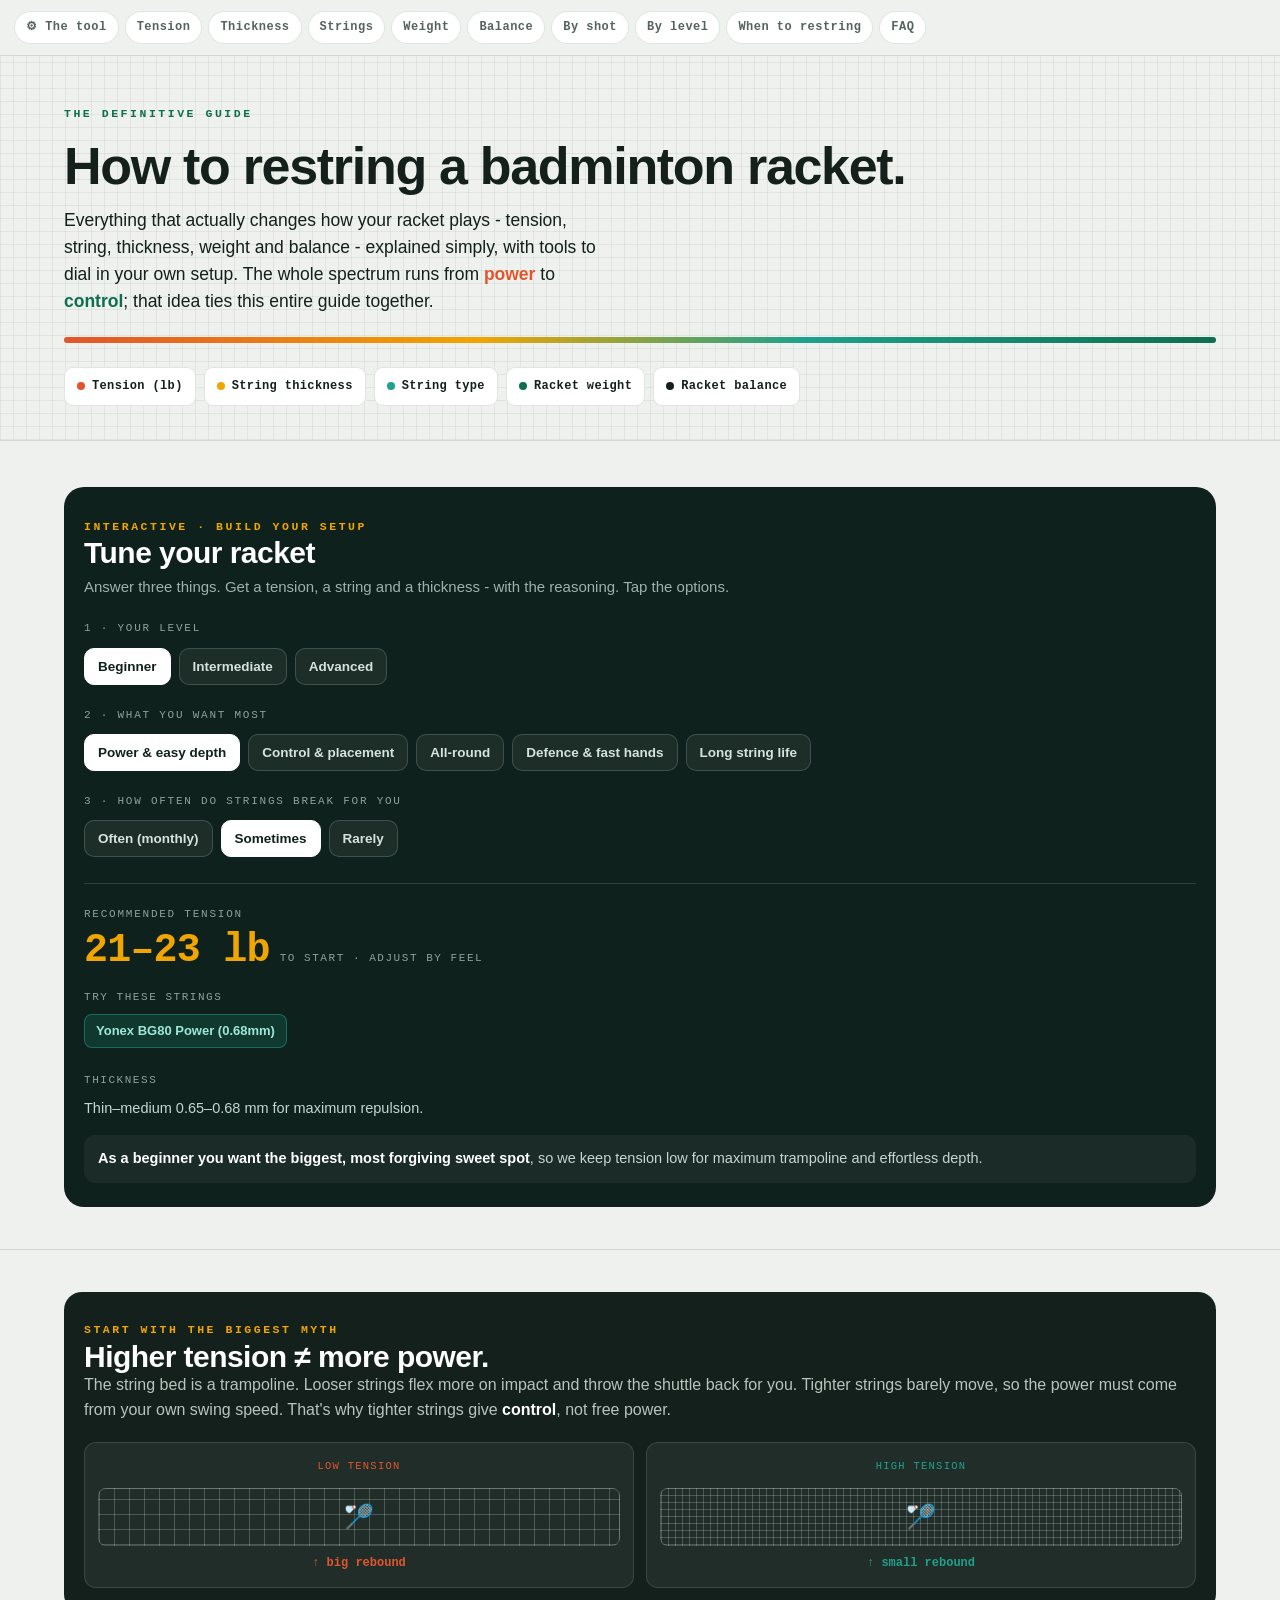
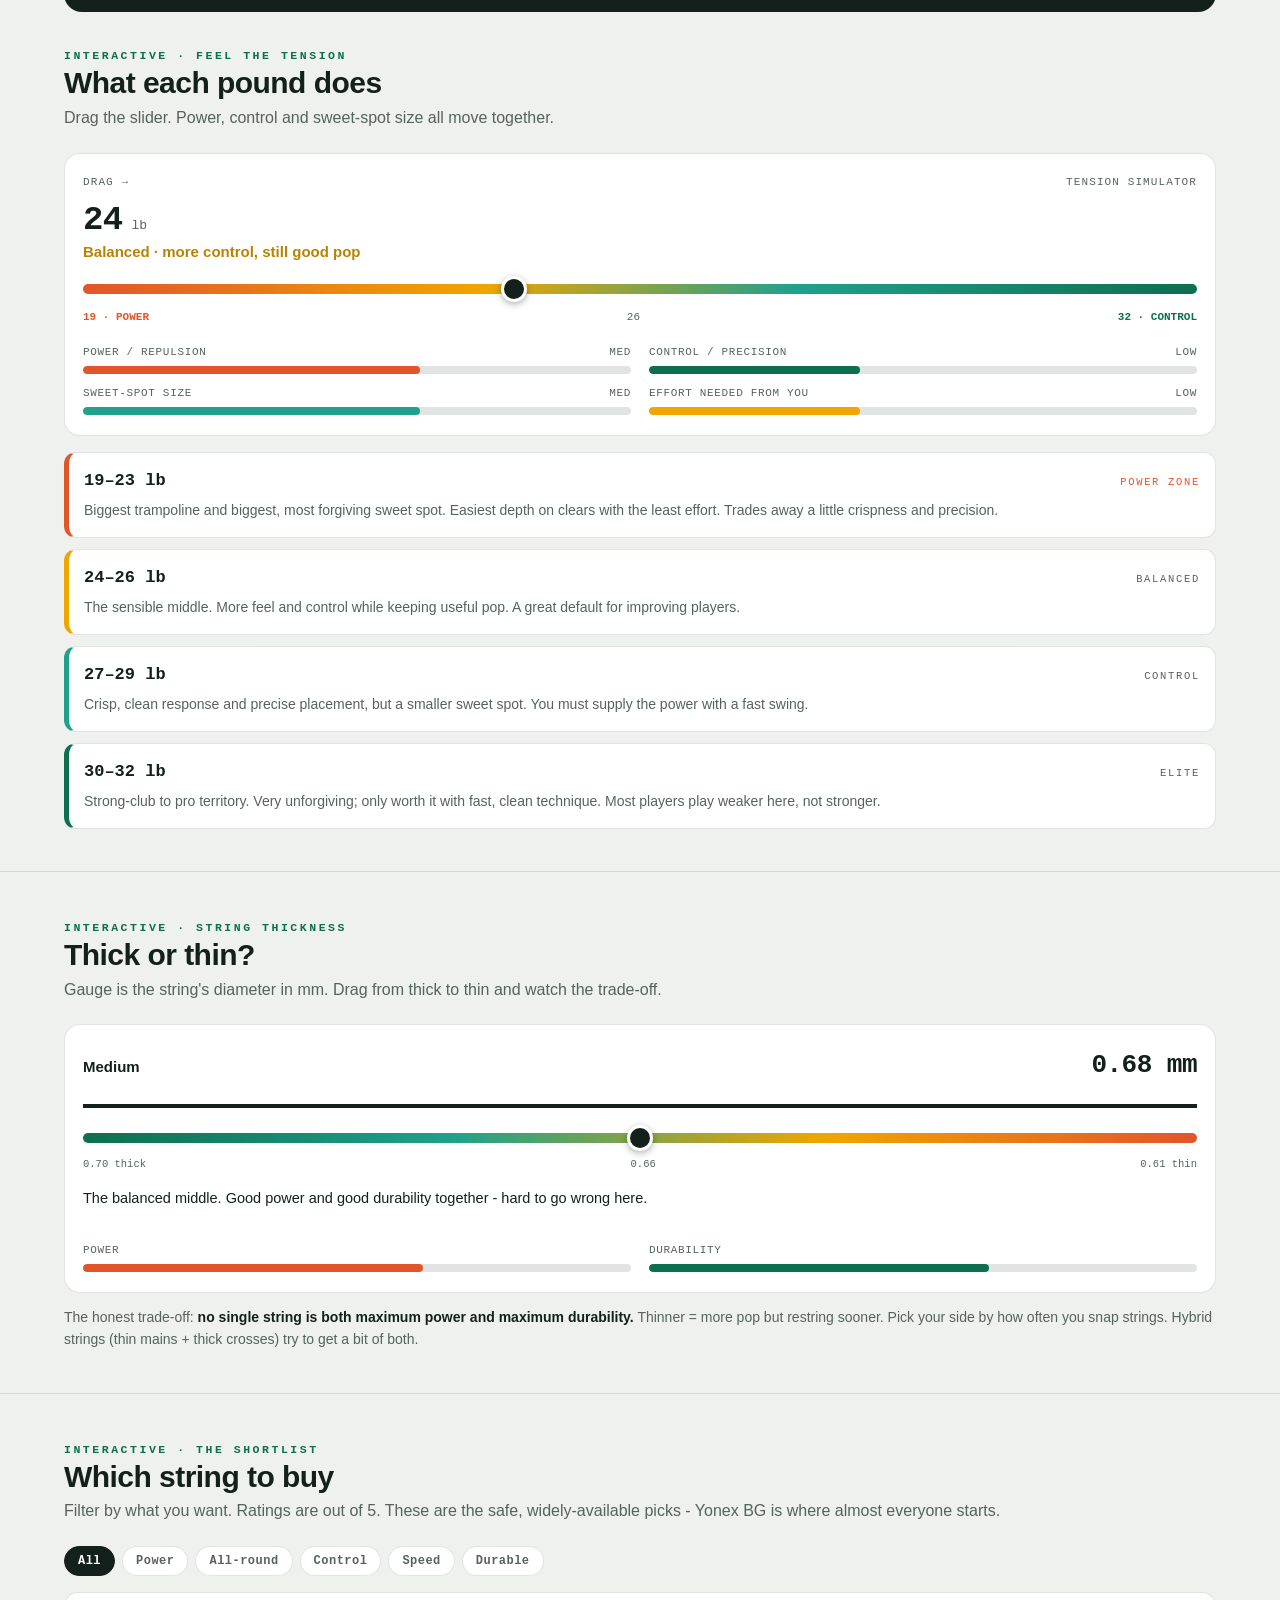
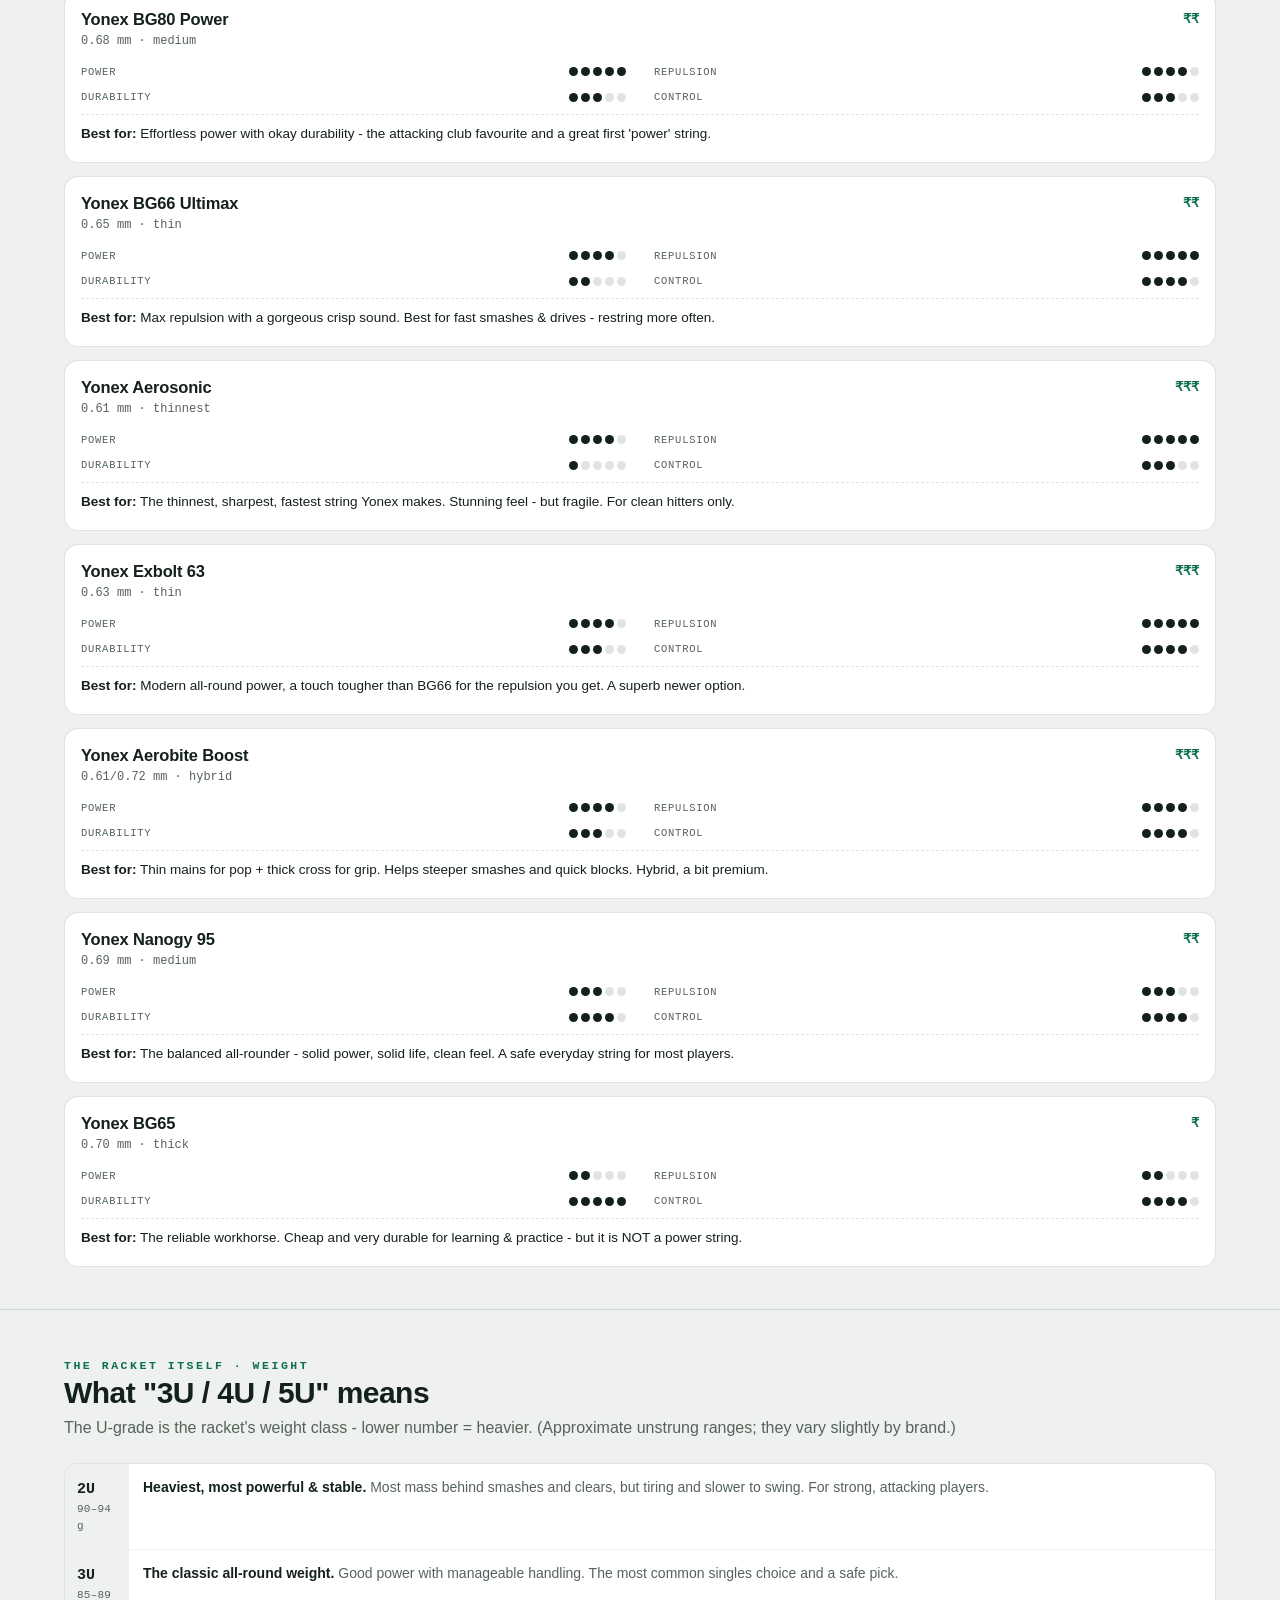
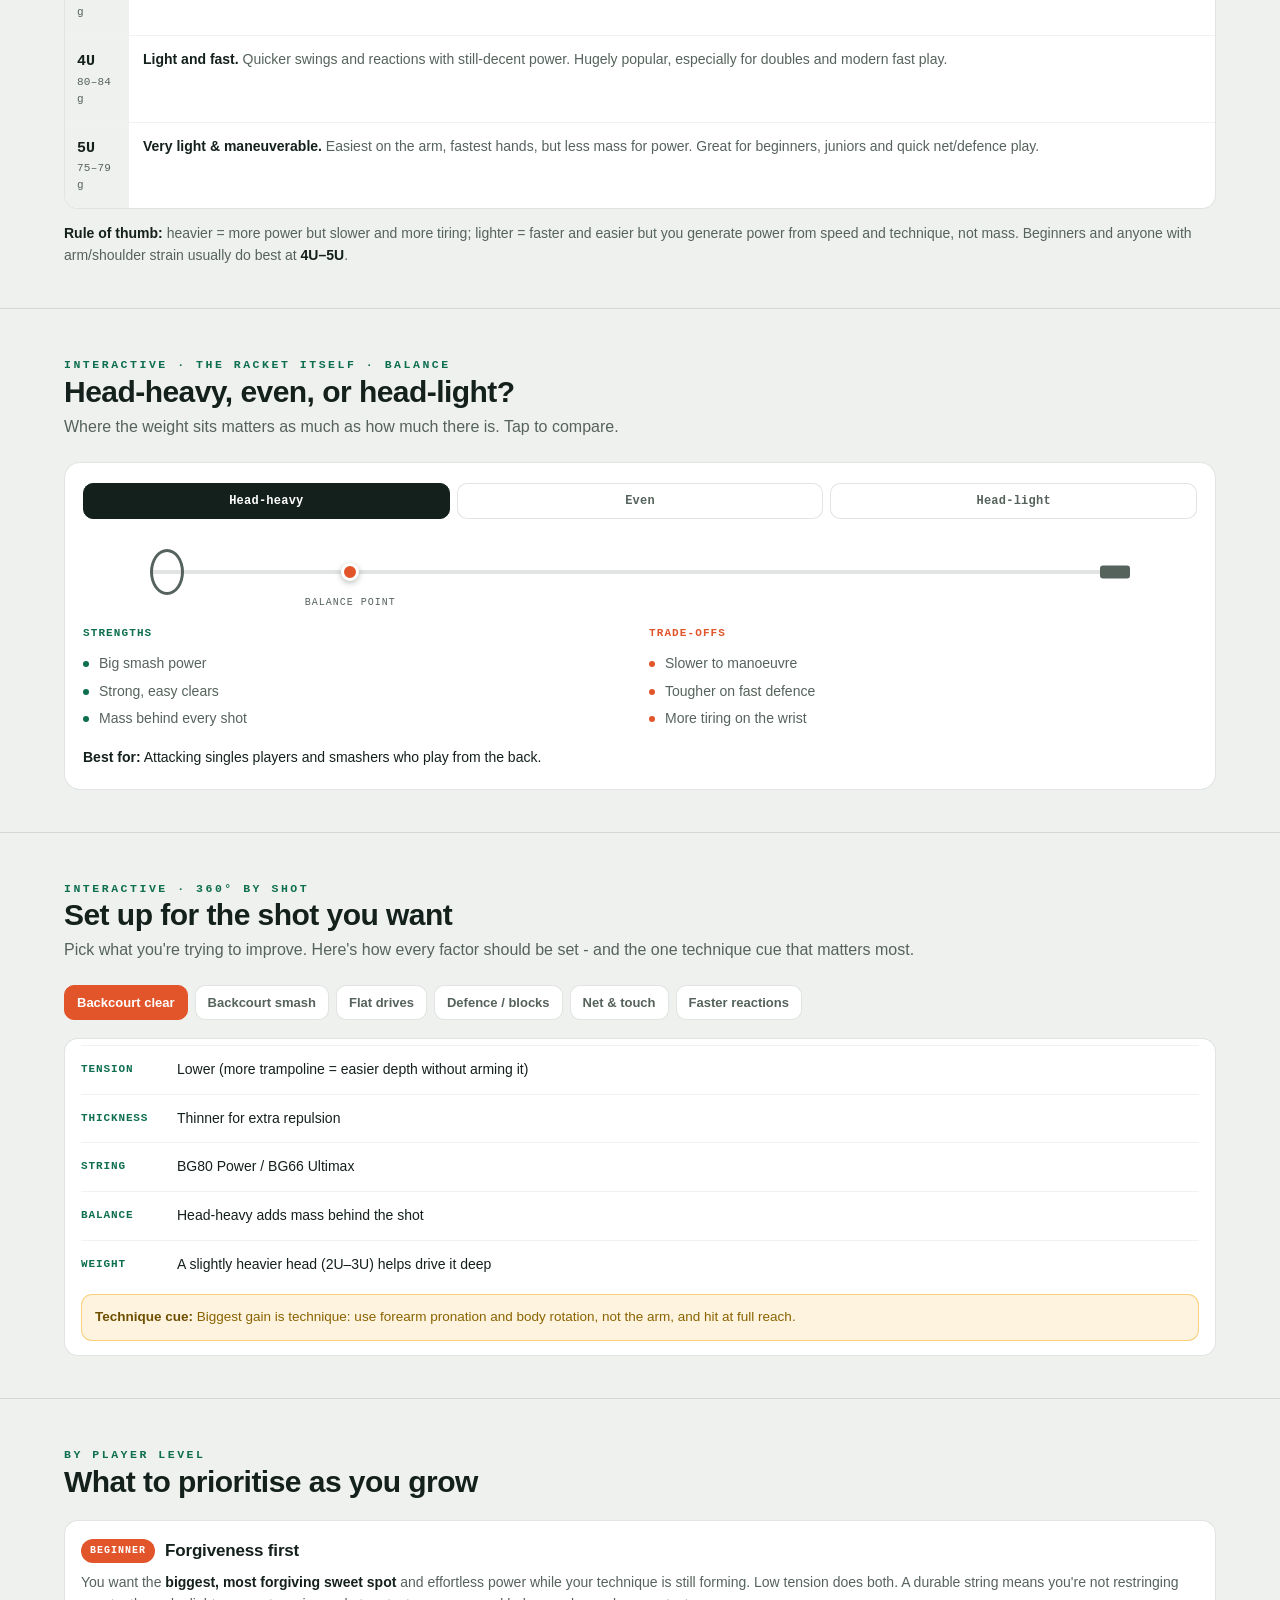
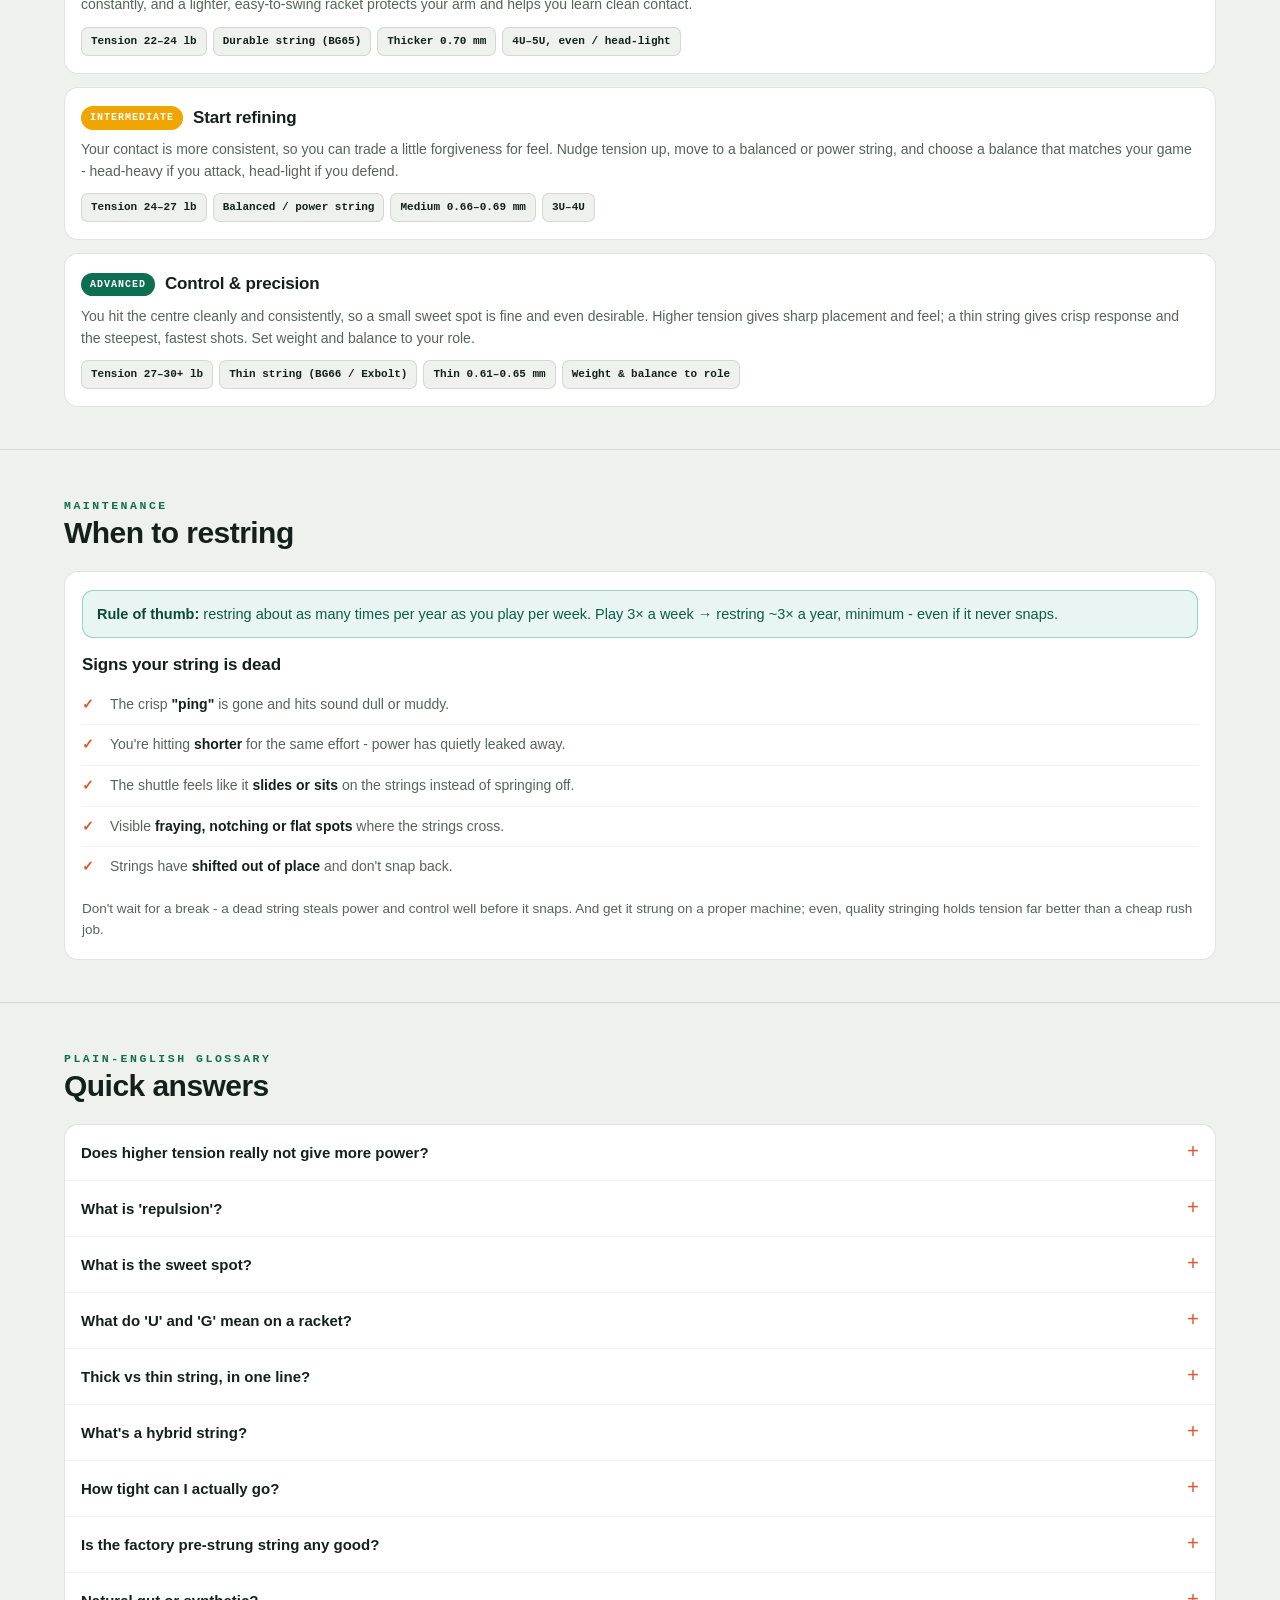
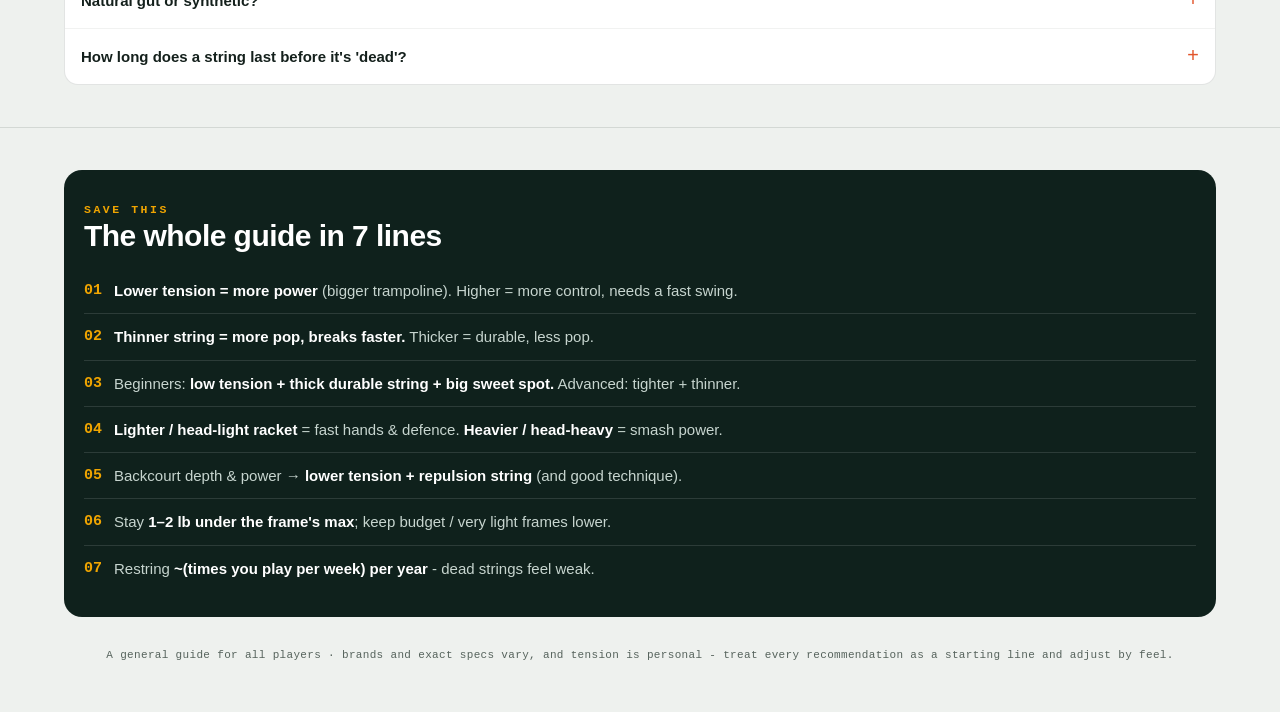
<file: string-guide.html>
<!DOCTYPE html>
<html lang="en">

<head>
  <meta charset="UTF-8">
  <meta name="viewport" content="width=device-width, initial-scale=1.0">
  <title>The Definitive Badminton Restringing Guide</title>
  <style>
    :root {
      --bg: #EEF1EE;
      --surface: #FFFFFF;
      --console: #0F211C;
      --ink: #14201C;
      --soft: #56635C;
      --power: #E2552B;
      --amber: #F0A500;
      --teal: #1FA18C;
      --control: #0E6E50;
      --line: rgba(20, 32, 28, .12);
      --line2: rgba(20, 32, 28, .06);
      --mono: ui-monospace, "SF Mono", Menlo, Consolas, "Liberation Mono", monospace;
      --sans: -apple-system, BlinkMacSystemFont, "Segoe UI", Roboto, Helvetica, Arial, sans-serif;
    }

    * {
      box-sizing: border-box;
      margin: 0;
      padding: 0
    }

    html {
      -webkit-text-size-adjust: 100%;
      scroll-behavior: smooth
    }

    body {
      font-family: var(--sans);
      background: var(--bg);
      color: var(--ink);
      line-height: 1.55;
      font-size: 16px;
      -webkit-font-smoothing: antialiased
    }

    .x {
      width: 100%;
      max-width: none;
      margin: 0 auto;
      padding: 0 5%
    }

    :focus-visible {
      outline: 2.5px solid var(--power);
      outline-offset: 2px;
      border-radius: 4px
    }

    .spectrum {
      height: 6px;
      border-radius: 6px;
      background: linear-gradient(90deg, var(--power) 0%, var(--amber) 36%, var(--teal) 64%, var(--control) 100%)
    }

    .hatch {
      background-image: repeating-linear-gradient(0deg, var(--line2) 0 1px, transparent 1px 13px), repeating-linear-gradient(90deg, var(--line2) 0 1px, transparent 1px 13px)
    }

    /* type */
    .eyebrow {
      font-family: var(--mono);
      font-size: 11.5px;
      letter-spacing: .22em;
      text-transform: uppercase;
      color: var(--control);
      font-weight: 600
    }

    h1 {
      font-size: clamp(32px, 8.5vw, 52px);
      line-height: 1;
      letter-spacing: -.025em;
      font-weight: 800;
      margin: .3em 0 .28em
    }

    h2 {
      font-size: clamp(22px, 5.6vw, 30px);
      line-height: 1.06;
      letter-spacing: -.018em;
      font-weight: 800
    }

    h3 {
      font-size: 17px;
      font-weight: 700;
      letter-spacing: -.01em
    }

    p {
      color: var(--soft)
    }

    .lead {
      font-size: 17.5px;
      color: var(--ink);
      max-width: 56ch
    }

    strong {
      color: var(--ink);
      font-weight: 700
    }

    /* sticky nav */
    nav {
      position: sticky;
      top: 0;
      z-index: 50;
      background: rgba(238, 241, 238, .92);
      backdrop-filter: blur(8px);
      border-bottom: 1px solid var(--line)
    }

    .navrow {
      display: flex;
      gap: 6px;
      overflow-x: auto;
      padding: 11px 14px;
      scrollbar-width: none;
      -ms-overflow-style: none
    }

    .navrow::-webkit-scrollbar {
      display: none
    }

    .navrow a {
      font-family: var(--mono);
      font-size: 12px;
      letter-spacing: .04em;
      text-decoration: none;
      color: var(--soft);
      white-space: nowrap;
      padding: 6px 11px;
      border: 1px solid var(--line);
      border-radius: 20px;
      background: var(--surface);
      font-weight: 600
    }

    .navrow a:hover {
      color: var(--ink);
      border-color: var(--soft)
    }

    header {
      padding: 44px 0 34px
    }

    .factors {
      display: flex;
      flex-wrap: wrap;
      gap: 8px;
      margin-top: 24px
    }

    .fchip {
      font-family: var(--mono);
      font-size: 12px;
      letter-spacing: .03em;
      background: var(--surface);
      border: 1px solid var(--line);
      border-radius: 9px;
      padding: 9px 12px;
      font-weight: 600;
      color: var(--ink);
      display: flex;
      align-items: center;
      gap: 7px
    }

    .fchip i {
      width: 8px;
      height: 8px;
      border-radius: 50%;
      display: inline-block
    }

    section.sec {
      padding: 42px 0;
      border-top: 1px solid var(--line)
    }

    .sec-head {
      margin-bottom: 22px
    }

    .sec-head p {
      margin-top: 7px
    }

    /* CONSOLE / recommender */
    .console {
      background: var(--console);
      color: #E8F0EC;
      border-radius: 20px;
      padding: 26px 20px 24px;
      margin-top: 4px
    }

    .console .eyebrow {
      color: var(--amber)
    }

    .console h2 {
      color: #fff
    }

    .console .sub {
      color: #9FB1AA;
      margin-top: 6px;
      font-size: 15px
    }

    .qblock {
      margin-top: 22px
    }

    .qlabel {
      font-family: var(--mono);
      font-size: 11px;
      letter-spacing: .16em;
      text-transform: uppercase;
      color: #8DA29B;
      margin-bottom: 10px
    }

    .opts {
      display: flex;
      flex-wrap: wrap;
      gap: 8px
    }

    .opt {
      font-size: 13.5px;
      font-weight: 600;
      background: rgba(255, 255, 255, .06);
      border: 1px solid rgba(255, 255, 255, .16);
      color: #D6E2DC;
      border-radius: 10px;
      padding: 10px 13px;
      cursor: pointer;
      transition: all .15s
    }

    .opt:hover {
      border-color: rgba(255, 255, 255, .45)
    }

    .opt[aria-pressed="true"] {
      background: #fff;
      color: var(--console);
      border-color: #fff
    }

    .result {
      margin-top: 26px;
      border-top: 1px solid rgba(255, 255, 255, .14);
      padding-top: 22px
    }

    .res-tension {
      display: flex;
      align-items: baseline;
      gap: 10px
    }

    .res-tension .big {
      font-family: var(--mono);
      font-size: 40px;
      font-weight: 700;
      letter-spacing: -.02em;
      line-height: 1;
      color: var(--amber)
    }

    .res-tension .cap {
      font-family: var(--mono);
      font-size: 11px;
      letter-spacing: .14em;
      text-transform: uppercase;
      color: #8DA29B
    }

    .res-row {
      margin-top: 18px
    }

    .res-row .k {
      font-family: var(--mono);
      font-size: 11px;
      letter-spacing: .14em;
      text-transform: uppercase;
      color: #8DA29B;
      margin-bottom: 8px
    }

    .schip {
      display: inline-block;
      font-size: 13px;
      font-weight: 600;
      background: rgba(31, 161, 140, .18);
      border: 1px solid rgba(31, 161, 140, .5);
      color: #9EE7D8;
      border-radius: 8px;
      padding: 6px 11px;
      margin: 0 6px 6px 0
    }

    .res-gauge {
      font-size: 14.5px;
      color: #C7D5CF
    }

    .res-why {
      margin-top: 16px;
      font-size: 14.5px;
      color: #C7D5CF;
      background: rgba(255, 255, 255, .05);
      border-radius: 11px;
      padding: 13px 14px;
      line-height: 1.5
    }

    .res-why b {
      color: #fff
    }

    /* myth */
    .myth {
      background: var(--ink);
      color: #EAF0EC;
      border-radius: 18px;
      padding: 24px 20px
    }

    .myth .eyebrow {
      color: var(--amber)
    }

    .myth h2 {
      color: #fff
    }

    .myth p {
      color: #B7C5BE
    }

    .tramp {
      display: grid;
      grid-template-columns: 1fr 1fr;
      gap: 12px;
      margin-top: 20px
    }

    .trc {
      background: rgba(255, 255, 255, .06);
      border: 1px solid rgba(255, 255, 255, .12);
      border-radius: 12px;
      padding: 15px 13px;
      text-align: center
    }

    .trc .tag {
      font-family: var(--mono);
      font-size: 10.5px;
      letter-spacing: .12em;
      text-transform: uppercase
    }

    .trc.lo .tag {
      color: var(--power)
    }

    .trc.hi .tag {
      color: var(--teal)
    }

    .bed {
      position: relative;
      height: 58px;
      margin: 13px 0 8px;
      display: flex;
      align-items: center;
      justify-content: center
    }

    .net {
      position: absolute;
      inset: 0;
      border-radius: 8px;
      border: 1px solid rgba(255, 255, 255, .18)
    }

    .net.loose {
      background-image: repeating-linear-gradient(0deg, rgba(255, 255, 255, .2) 0 1px, transparent 1px 15px), repeating-linear-gradient(90deg, rgba(255, 255, 255, .2) 0 1px, transparent 1px 15px)
    }

    .net.tight {
      background-image: repeating-linear-gradient(0deg, rgba(255, 255, 255, .2) 0 1px, transparent 1px 7px), repeating-linear-gradient(90deg, rgba(255, 255, 255, .2) 0 1px, transparent 1px 7px)
    }

    .sh {
      position: relative;
      z-index: 2;
      font-size: 24px
    }

    .trc .a {
      font-family: var(--mono);
      font-weight: 700;
      font-size: 12px;
      margin-top: 2px
    }

    .trc.lo .a {
      color: var(--power)
    }

    .trc.hi .a {
      color: var(--teal)
    }

    /* tension simulator */
    .panel {
      background: var(--surface);
      border: 1px solid var(--line);
      border-radius: 16px;
      padding: 20px 18px
    }

    .sim-top {
      display: flex;
      justify-content: space-between;
      font-family: var(--mono);
      font-size: 11px;
      letter-spacing: .1em;
      text-transform: uppercase;
      color: var(--soft);
      margin-bottom: 12px
    }

    .sim-read {
      display: flex;
      align-items: baseline;
      gap: 9px
    }

    .sim-val {
      font-family: var(--mono);
      font-size: 34px;
      font-weight: 700;
      letter-spacing: -.02em;
      line-height: 1
    }

    .sim-unit {
      font-family: var(--mono);
      font-size: 13px;
      color: var(--soft)
    }

    .sim-feel {
      font-weight: 700;
      font-size: 15px;
      margin: 3px 0 14px;
      min-height: 1.4em
    }

    .slider {
      -webkit-appearance: none;
      appearance: none;
      width: 100%;
      height: 10px;
      border-radius: 6px;
      background: linear-gradient(90deg, var(--power) 0%, var(--amber) 36%, var(--teal) 64%, var(--control) 100%);
      outline: none
    }

    .slider::-webkit-slider-thumb {
      -webkit-appearance: none;
      width: 26px;
      height: 26px;
      border-radius: 50%;
      background: var(--ink);
      border: 3px solid #fff;
      cursor: pointer;
      box-shadow: 0 2px 7px rgba(20, 32, 28, .35)
    }

    .slider::-moz-range-thumb {
      width: 24px;
      height: 24px;
      border-radius: 50%;
      background: var(--ink);
      border: 3px solid #fff;
      cursor: pointer;
      box-shadow: 0 2px 7px rgba(20, 32, 28, .35)
    }

    .ticks {
      display: flex;
      justify-content: space-between;
      font-family: var(--mono);
      font-size: 11px;
      color: var(--soft);
      margin-top: 7px
    }

    .ticks span:first-child {
      color: var(--power);
      font-weight: 600
    }

    .ticks span:last-child {
      color: var(--control);
      font-weight: 600
    }

    .meterset {
      display: grid;
      grid-template-columns: 1fr 1fr;
      gap: 11px 18px;
      margin-top: 18px
    }

    .meter .ml {
      font-family: var(--mono);
      font-size: 11px;
      letter-spacing: .06em;
      text-transform: uppercase;
      color: var(--soft);
      display: flex;
      justify-content: space-between;
      margin-bottom: 5px
    }

    .track {
      height: 8px;
      border-radius: 5px;
      background: var(--line);
      overflow: hidden
    }

    .fill {
      height: 100%;
      border-radius: 5px;
      transition: width .15s ease
    }

    /* zones */
    .zones {
      display: flex;
      flex-direction: column;
      gap: 11px
    }

    .zone {
      background: var(--surface);
      border: 1px solid var(--line);
      border-left: 5px solid var(--line);
      border-radius: 12px;
      padding: 15px 15px
    }

    .zone.p {
      border-left-color: var(--power)
    }

    .zone.b {
      border-left-color: var(--amber)
    }

    .zone.c {
      border-left-color: var(--teal)
    }

    .zone.e {
      border-left-color: var(--control)
    }

    .zt {
      display: flex;
      justify-content: space-between;
      align-items: baseline;
      gap: 10px;
      flex-wrap: wrap
    }

    .zt .lbs {
      font-family: var(--mono);
      font-weight: 700;
      font-size: 17px
    }

    .zt .zn {
      font-family: var(--mono);
      font-size: 10.5px;
      letter-spacing: .16em;
      text-transform: uppercase;
      color: var(--soft)
    }

    .zone.p .zn {
      color: var(--power)
    }

    .zone p {
      margin-top: 6px;
      font-size: 14px
    }

    /* gauge interactive */
    .gauge-head {
      display: flex;
      justify-content: space-between;
      align-items: baseline
    }

    .gauge-mm {
      font-family: var(--mono);
      font-size: 26px;
      font-weight: 700;
      letter-spacing: -.02em
    }

    .gauge-name {
      font-weight: 700;
      font-size: 15px
    }

    .gline {
      height: 0;
      margin: 18px 0;
      border-top: 2px solid var(--ink);
      transition: border-top-width .15s ease
    }

    .gauge-desc {
      font-size: 14.5px;
      color: var(--ink);
      min-height: 2.6em
    }

    .gradeticks {
      display: flex;
      justify-content: space-between;
      font-family: var(--mono);
      font-size: 10.5px;
      color: var(--soft);
      margin-top: 6px
    }

    /* string filter + cards */
    .filters {
      display: flex;
      flex-wrap: wrap;
      gap: 7px;
      margin-bottom: 16px
    }

    .fbtn {
      font-family: var(--mono);
      font-size: 12px;
      letter-spacing: .04em;
      font-weight: 600;
      background: var(--surface);
      border: 1px solid var(--line);
      color: var(--soft);
      border-radius: 20px;
      padding: 7px 13px;
      cursor: pointer
    }

    .fbtn[aria-pressed="true"] {
      background: var(--ink);
      color: #fff;
      border-color: var(--ink)
    }

    #cards {
      display: flex;
      flex-direction: column;
      gap: 13px
    }

    .card {
      background: var(--surface);
      border: 1px solid var(--line);
      border-radius: 14px;
      padding: 17px 16px
    }

    .card .top {
      display: flex;
      justify-content: space-between;
      align-items: flex-start;
      gap: 10px
    }

    .card .nm {
      font-size: 16.5px;
      font-weight: 800;
      letter-spacing: -.01em;
      line-height: 1.15
    }

    .card .gg {
      font-family: var(--mono);
      font-size: 12px;
      color: var(--soft);
      margin-top: 3px
    }

    .price {
      font-family: var(--mono);
      font-size: 13px;
      color: var(--control);
      font-weight: 700
    }

    .ratings {
      margin: 13px 0 9px;
      display: grid;
      grid-template-columns: 1fr 1fr;
      gap: 8px 20px
    }

    .rrow {
      display: flex;
      align-items: center;
      justify-content: space-between;
      gap: 8px
    }

    .rlab {
      font-family: var(--mono);
      font-size: 10.5px;
      letter-spacing: .07em;
      text-transform: uppercase;
      color: var(--soft)
    }

    .dots {
      display: flex;
      gap: 3px
    }

    .dot {
      width: 9px;
      height: 9px;
      border-radius: 50%;
      background: var(--line)
    }

    .dot.on {
      background: var(--ink)
    }

    .best {
      font-size: 13.5px;
      border-top: 1px dashed var(--line);
      padding-top: 9px
    }

    .best b {
      color: var(--ink)
    }

    /* weight table */
    .wtable {
      background: var(--surface);
      border: 1px solid var(--line);
      border-radius: 14px;
      overflow: hidden
    }

    .wrow {
      display: grid;
      grid-template-columns: 64px 1fr;
      gap: 0;
      border-top: 1px solid var(--line2)
    }

    .wrow:first-child {
      border-top: 0
    }

    .wgrade {
      font-family: var(--mono);
      font-weight: 700;
      font-size: 15px;
      padding: 14px 12px;
      background: var(--bg);
      display: flex;
      flex-direction: column;
      justify-content: center
    }

    .wgrade small {
      font-weight: 400;
      color: var(--soft);
      font-size: 11px;
      letter-spacing: .02em
    }

    .wbody {
      padding: 13px 14px;
      font-size: 14px;
      color: var(--soft)
    }

    .wbody b {
      color: var(--ink)
    }

    /* balance toggle */
    .baltabs {
      display: flex;
      gap: 7px;
      margin-bottom: 18px
    }

    .baltab {
      flex: 1;
      font-family: var(--mono);
      font-size: 12px;
      font-weight: 600;
      letter-spacing: .02em;
      background: var(--surface);
      border: 1px solid var(--line);
      color: var(--soft);
      border-radius: 10px;
      padding: 10px 6px;
      cursor: pointer;
      text-align: center
    }

    .baltab[aria-pressed="true"] {
      background: var(--ink);
      color: #fff;
      border-color: var(--ink)
    }

    .racket {
      position: relative;
      height: 70px;
      margin: 6px 0 18px
    }

    .rk-line {
      position: absolute;
      top: 50%;
      left: 6%;
      right: 6%;
      height: 4px;
      background: var(--line);
      border-radius: 3px;
      transform: translateY(-50%)
    }

    .rk-head {
      position: absolute;
      top: 50%;
      left: 6%;
      width: 34px;
      height: 46px;
      border: 3px solid var(--soft);
      border-radius: 50%;
      transform: translateY(-50%)
    }

    .rk-grip {
      position: absolute;
      top: 50%;
      right: 6%;
      width: 30px;
      height: 13px;
      background: var(--soft);
      border-radius: 3px;
      transform: translateY(-50%)
    }

    .rk-mark {
      position: absolute;
      top: 50%;
      width: 18px;
      height: 18px;
      border-radius: 50%;
      background: var(--power);
      border: 3px solid #fff;
      box-shadow: 0 2px 6px rgba(20, 32, 28, .3);
      transform: translate(-50%, -50%);
      transition: left .3s ease
    }

    .rk-cap {
      position: absolute;
      bottom: -4px;
      font-family: var(--mono);
      font-size: 10px;
      letter-spacing: .1em;
      text-transform: uppercase;
      color: var(--soft);
      transform: translateX(-50%);
      transition: left .3s ease;
      white-space: nowrap
    }

    .balgrid {
      display: grid;
      grid-template-columns: 1fr 1fr;
      gap: 13px
    }

    .balcol h4 {
      font-family: var(--mono);
      font-size: 11px;
      letter-spacing: .1em;
      text-transform: uppercase;
      margin-bottom: 8px
    }

    .balcol.good h4 {
      color: var(--control)
    }

    .balcol.less h4 {
      color: var(--power)
    }

    .balcol ul {
      list-style: none;
      font-size: 14px;
      color: var(--soft)
    }

    .balcol li {
      padding: 3px 0 3px 16px;
      position: relative
    }

    .balcol li::before {
      content: "";
      position: absolute;
      left: 0;
      top: 11px;
      width: 6px;
      height: 6px;
      border-radius: 50%
    }

    .balcol.good li::before {
      background: var(--control)
    }

    .balcol.less li::before {
      background: var(--power)
    }

    .balwho {
      margin-top: 14px;
      font-size: 14px;
      color: var(--ink)
    }

    .balwho b {
      font-weight: 700
    }

    /* shot matrix */
    .shotbtns {
      display: flex;
      flex-wrap: wrap;
      gap: 7px;
      margin-bottom: 18px
    }

    .shotbtn {
      font-size: 13px;
      font-weight: 600;
      background: var(--surface);
      border: 1px solid var(--line);
      color: var(--soft);
      border-radius: 10px;
      padding: 9px 12px;
      cursor: pointer
    }

    .shotbtn[aria-pressed="true"] {
      background: var(--power);
      color: #fff;
      border-color: var(--power)
    }

    .shotpanel {
      background: var(--surface);
      border: 1px solid var(--line);
      border-radius: 14px;
      padding: 6px 16px 14px
    }

    .frow {
      display: grid;
      grid-template-columns: 84px 1fr;
      gap: 12px;
      align-items: start;
      padding: 13px 0;
      border-top: 1px solid var(--line2)
    }

    .frow .fk {
      font-family: var(--mono);
      font-size: 11px;
      letter-spacing: .08em;
      text-transform: uppercase;
      color: var(--control);
      padding-top: 2px;
      font-weight: 600
    }

    .frow .fv {
      font-size: 14px;
      color: var(--ink)
    }

    .shottip {
      margin-top: 6px;
      background: rgba(243, 165, 0, .13);
      border: 1px solid rgba(243, 165, 0, .45);
      border-radius: 11px;
      padding: 12px 13px;
      font-size: 13.5px;
      color: #8a6300
    }

    .shottip b {
      color: #6e4f00
    }

    /* level cards */
    .levels {
      display: flex;
      flex-direction: column;
      gap: 13px
    }

    .lvl {
      background: var(--surface);
      border: 1px solid var(--line);
      border-radius: 14px;
      padding: 17px 16px
    }

    .lvl .lh {
      display: flex;
      align-items: center;
      gap: 10px;
      margin-bottom: 8px
    }

    .lvl .badge {
      font-family: var(--mono);
      font-size: 10px;
      font-weight: 700;
      letter-spacing: .1em;
      text-transform: uppercase;
      padding: 4px 9px;
      border-radius: 20px;
      color: #fff
    }

    .lvl.bg .badge {
      background: var(--power)
    }

    .lvl.in .badge {
      background: var(--amber)
    }

    .lvl.ad .badge {
      background: var(--control)
    }

    .lvl p {
      font-size: 14px
    }

    .lvl .specs {
      display: flex;
      flex-wrap: wrap;
      gap: 6px;
      margin-top: 11px
    }

    .lvl .spec {
      font-family: var(--mono);
      font-size: 11px;
      background: var(--bg);
      border: 1px solid var(--line);
      border-radius: 7px;
      padding: 5px 9px;
      color: var(--ink);
      font-weight: 600
    }

    /* checklist */
    .check {
      background: var(--surface);
      border: 1px solid var(--line);
      border-radius: 14px;
      padding: 18px 17px
    }

    .check .rule {
      background: rgba(31, 161, 140, .1);
      border: 1px solid rgba(31, 161, 140, .4);
      border-radius: 11px;
      padding: 12px 14px;
      font-size: 14.5px;
      color: #0c5e44;
      margin-bottom: 14px
    }

    .check .rule b {
      color: #0a4a36
    }

    .check ul {
      list-style: none
    }

    .check li {
      padding: 9px 0 9px 28px;
      position: relative;
      font-size: 14px;
      color: var(--soft);
      border-top: 1px solid var(--line2)
    }

    .check li:first-child {
      border-top: 0
    }

    .check li::before {
      content: "✓";
      position: absolute;
      left: 0;
      top: 9px;
      color: var(--power);
      font-weight: 800
    }

    .check li b {
      color: var(--ink)
    }

    /* faq accordion */
    .acc {
      border: 1px solid var(--line);
      border-radius: 14px;
      overflow: hidden;
      background: var(--surface)
    }

    .acc-item {
      border-top: 1px solid var(--line2)
    }

    .acc-item:first-child {
      border-top: 0
    }

    .acc-q {
      width: 100%;
      text-align: left;
      background: none;
      border: 0;
      cursor: pointer;
      padding: 16px 16px;
      font-size: 15px;
      font-weight: 700;
      color: var(--ink);
      display: flex;
      justify-content: space-between;
      align-items: center;
      gap: 12px;
      font-family: var(--sans)
    }

    .acc-q .plus {
      font-family: var(--mono);
      color: var(--power);
      font-size: 20px;
      font-weight: 400;
      transition: transform .2s;
      flex-shrink: 0
    }

    .acc-q[aria-expanded="true"] .plus {
      transform: rotate(45deg)
    }

    .acc-a {
      max-height: 0;
      overflow: hidden;
      transition: max-height .25s ease
    }

    .acc-a p {
      padding: 0 16px 16px;
      font-size: 14px
    }

    /* cheat */
    .cheat {
      background: var(--console);
      color: #E8F0EC;
      border-radius: 18px;
      padding: 26px 20px
    }

    .cheat .eyebrow {
      color: var(--amber)
    }

    .cheat h2 {
      color: #fff
    }

    .cheat ul {
      list-style: none;
      margin-top: 16px
    }

    .cheat li {
      padding: 11px 0;
      border-top: 1px solid rgba(255, 255, 255, .12);
      display: flex;
      gap: 12px;
      font-size: 15px;
      color: #C7D5CF
    }

    .cheat li:first-child {
      border-top: 0
    }

    .cheat li b {
      color: #fff
    }

    .cheat .k {
      font-family: var(--mono);
      color: var(--amber);
      font-weight: 700;
      flex-shrink: 0
    }

    .disc {
      font-family: var(--mono);
      font-size: 11px;
      color: var(--soft);
      text-align: center;
      padding: 30px 0 6px;
      line-height: 1.6;
      letter-spacing: .03em
    }

    .reveal {
      opacity: 0;
      transform: translateY(14px);
      transition: opacity .55s ease, transform .55s ease
    }

    .reveal.in {
      opacity: 1;
      transform: none
    }

    @media (prefers-reduced-motion:reduce) {
      .reveal {
        opacity: 1;
        transform: none;
        transition: none
      }

      * {
        scroll-behavior: auto
      }
    }

    @media(min-width:640px) {
      .ratings {
        gap: 9px 28px
      }

      .balgrid {
        gap: 18px
      }
    }
  </style>
</head>

<body>

  <nav>
    <div class="navrow">
      <a href="#tool">⚙ The tool</a>
      <a href="#tension">Tension</a>
      <a href="#gauge">Thickness</a>
      <a href="#strings">Strings</a>
      <a href="#weight">Weight</a>
      <a href="#balance">Balance</a>
      <a href="#shots">By shot</a>
      <a href="#level">By level</a>
      <a href="#when">When to restring</a>
      <a href="#faq">FAQ</a>
    </div>
  </nav>

  <header class="hatch">
    <div class="x">
      <span class="eyebrow">The definitive guide</span>
      <h1>How to restring a badminton racket.</h1>
      <p class="lead">Everything that actually changes how your racket plays - tension, string, thickness, weight and
        balance - explained simply, with tools to dial in your own setup. The whole spectrum runs from <span
          style="color:var(--power);font-weight:700">power</span> to <span
          style="color:var(--control);font-weight:700">control</span>; that idea ties this entire guide together.</p>
      <div class="spectrum" style="margin-top:22px"></div>
      <div class="factors">
        <span class="fchip"><i style="background:var(--power)"></i>Tension (lb)</span>
        <span class="fchip"><i style="background:var(--amber)"></i>String thickness</span>
        <span class="fchip"><i style="background:var(--teal)"></i>String type</span>
        <span class="fchip"><i style="background:var(--control)"></i>Racket weight</span>
        <span class="fchip"><i style="background:var(--ink)"></i>Racket balance</span>
      </div>
    </div>
  </header>

  <!-- TOOL -->
  <section class="sec" id="tool">
    <div class="x">
      <div class="console reveal">
        <span class="eyebrow">Interactive · build your setup</span>
        <h2>Tune your racket</h2>
        <p class="sub">Answer three things. Get a tension, a string and a thickness - with the reasoning. Tap the
          options.</p>

        <div class="qblock">
          <div class="qlabel">1 · Your level</div>
          <div class="opts" id="q-level">
            <button class="opt" data-v="beginner" aria-pressed="true">Beginner</button>
            <button class="opt" data-v="intermediate" aria-pressed="false">Intermediate</button>
            <button class="opt" data-v="advanced" aria-pressed="false">Advanced</button>
          </div>
        </div>

        <div class="qblock">
          <div class="qlabel">2 · What you want most</div>
          <div class="opts" id="q-priority">
            <button class="opt" data-v="power" aria-pressed="true">Power &amp; easy depth</button>
            <button class="opt" data-v="control" aria-pressed="false">Control &amp; placement</button>
            <button class="opt" data-v="allround" aria-pressed="false">All-round</button>
            <button class="opt" data-v="defence" aria-pressed="false">Defence &amp; fast hands</button>
            <button class="opt" data-v="durability" aria-pressed="false">Long string life</button>
          </div>
        </div>

        <div class="qblock">
          <div class="qlabel">3 · How often do strings break for you</div>
          <div class="opts" id="q-breaks">
            <button class="opt" data-v="often" aria-pressed="false">Often (monthly)</button>
            <button class="opt" data-v="sometimes" aria-pressed="true">Sometimes</button>
            <button class="opt" data-v="rarely" aria-pressed="false">Rarely</button>
          </div>
        </div>

        <div class="result">
          <div class="qlabel" style="margin-bottom:8px">Recommended tension</div>
          <div class="res-tension"><span class="big" id="r-tension">-</span><span class="cap">to start · adjust by
              feel</span></div>
          <div class="res-row">
            <div class="k">Try these strings</div>
            <div id="r-strings"></div>
          </div>
          <div class="res-row">
            <div class="k">Thickness</div>
            <div class="res-gauge" id="r-gauge"></div>
          </div>
          <div class="res-why" id="r-why"></div>
        </div>
      </div>
    </div>
  </section>

  <!-- TENSION -->
  <section class="sec" id="tension">
    <div class="x">
      <div class="myth reveal">
        <span class="eyebrow">Start with the biggest myth</span>
        <h2>Higher tension ≠ more power.</h2>
        <p>The string bed is a trampoline. Looser strings flex more on impact and throw the shuttle back for you.
          Tighter strings barely move, so the power must come from your own swing speed. That's why tighter strings give
          <strong style="color:#fff">control</strong>, not free power.</p>
        <div class="tramp">
          <div class="trc lo">
            <div class="tag">Low tension</div>
            <div class="bed">
              <div class="net loose"></div><span class="sh">🏸</span>
            </div>
            <div class="a">↑ big rebound</div>
          </div>
          <div class="trc hi">
            <div class="tag">High tension</div>
            <div class="bed">
              <div class="net tight"></div><span class="sh">🏸</span>
            </div>
            <div class="a">↑ small rebound</div>
          </div>
        </div>
      </div>

      <div class="sec-head reveal" style="margin-top:30px">
        <span class="eyebrow">Interactive · feel the tension</span>
        <h2>What each pound does</h2>
        <p>Drag the slider. Power, control and sweet-spot size all move together.</p>
      </div>
      <div class="panel reveal">
        <div class="sim-top"><span>Drag →</span><span>Tension simulator</span></div>
        <div class="sim-read"><span class="sim-val" id="s-val">24</span><span class="sim-unit">lb</span></div>
        <div class="sim-feel" id="s-feel"></div>
        <input class="slider" id="s-slider" type="range" min="19" max="32" step="1" value="24"
          aria-label="Tension in pounds">
        <div class="ticks"><span>19 · POWER</span><span>26</span><span>32 · CONTROL</span></div>
        <div class="meterset">
          <div class="meter">
            <div class="ml"><span>Power / repulsion</span><span id="m-pwr-t"></span></div>
            <div class="track">
              <div class="fill" id="m-pwr" style="background:var(--power)"></div>
            </div>
          </div>
          <div class="meter">
            <div class="ml"><span>Control / precision</span><span id="m-ctl-t"></span></div>
            <div class="track">
              <div class="fill" id="m-ctl" style="background:var(--control)"></div>
            </div>
          </div>
          <div class="meter">
            <div class="ml"><span>Sweet-spot size</span><span id="m-sweet-t"></span></div>
            <div class="track">
              <div class="fill" id="m-sweet" style="background:var(--teal)"></div>
            </div>
          </div>
          <div class="meter">
            <div class="ml"><span>Effort needed from you</span><span id="m-eff-t"></span></div>
            <div class="track">
              <div class="fill" id="m-eff" style="background:var(--amber)"></div>
            </div>
          </div>
        </div>
      </div>

      <div class="zones reveal" style="margin-top:16px">
        <div class="zone p">
          <div class="zt"><span class="lbs">19–23 lb</span><span class="zn">Power zone</span></div>
          <p>Biggest trampoline and biggest, most forgiving sweet spot. Easiest depth on clears with the least effort.
            Trades away a little crispness and precision.</p>
        </div>
        <div class="zone b">
          <div class="zt"><span class="lbs">24–26 lb</span><span class="zn">Balanced</span></div>
          <p>The sensible middle. More feel and control while keeping useful pop. A great default for improving players.
          </p>
        </div>
        <div class="zone c">
          <div class="zt"><span class="lbs">27–29 lb</span><span class="zn">Control</span></div>
          <p>Crisp, clean response and precise placement, but a smaller sweet spot. You must supply the power with a
            fast swing.</p>
        </div>
        <div class="zone e">
          <div class="zt"><span class="lbs">30–32 lb</span><span class="zn">Elite</span></div>
          <p>Strong-club to pro territory. Very unforgiving; only worth it with fast, clean technique. Most players play
            weaker here, not stronger.</p>
        </div>
      </div>
    </div>
  </section>

  <!-- GAUGE -->
  <section class="sec" id="gauge">
    <div class="x">
      <div class="sec-head reveal">
        <span class="eyebrow">Interactive · string thickness</span>
        <h2>Thick or thin?</h2>
        <p>Gauge is the string's diameter in mm. Drag from thick to thin and watch the trade-off.</p>
      </div>
      <div class="panel reveal">
        <div class="gauge-head"><span class="gauge-name" id="g-name">Medium</span><span class="gauge-mm" id="g-mm">0.68
            mm</span></div>
        <div class="gline" id="g-line" style="border-top-width:4px"></div>
        <input class="slider" id="g-slider" type="range" min="0" max="4" step="1" value="2"
          style="background:linear-gradient(90deg,var(--control),var(--teal),var(--amber),var(--power))"
          aria-label="String thickness">
        <div class="gradeticks"><span>0.70 thick</span><span>0.66</span><span>0.61 thin</span></div>
        <div class="gauge-desc" id="g-desc" style="margin-top:14px"></div>
        <div class="meterset" style="grid-template-columns:1fr 1fr">
          <div class="meter">
            <div class="ml"><span>Power</span></div>
            <div class="track">
              <div class="fill" id="g-pwr" style="background:var(--power)"></div>
            </div>
          </div>
          <div class="meter">
            <div class="ml"><span>Durability</span></div>
            <div class="track">
              <div class="fill" id="g-dur" style="background:var(--control)"></div>
            </div>
          </div>
        </div>
      </div>
      <p class="reveal" style="margin-top:14px;font-size:14px">The honest trade-off: <strong>no single string is both
          maximum power and maximum durability.</strong> Thinner = more pop but restring sooner. Pick your side by how
        often you snap strings. Hybrid strings (thin mains + thick crosses) try to get a bit of both.</p>
    </div>
  </section>

  <!-- STRINGS -->
  <section class="sec" id="strings">
    <div class="x">
      <div class="sec-head reveal">
        <span class="eyebrow">Interactive · the shortlist</span>
        <h2>Which string to buy</h2>
        <p>Filter by what you want. Ratings are out of 5. These are the safe, widely-available picks - Yonex BG is where
          almost everyone starts.</p>
      </div>
      <div class="filters reveal" id="filters">
        <button class="fbtn" data-f="all" aria-pressed="true">All</button>
        <button class="fbtn" data-f="power" aria-pressed="false">Power</button>
        <button class="fbtn" data-f="allround" aria-pressed="false">All-round</button>
        <button class="fbtn" data-f="control" aria-pressed="false">Control</button>
        <button class="fbtn" data-f="speed" aria-pressed="false">Speed</button>
        <button class="fbtn" data-f="durable" aria-pressed="false">Durable</button>
      </div>
      <div id="cards"></div>
    </div>
  </section>

  <!-- WEIGHT -->
  <section class="sec" id="weight">
    <div class="x">
      <div class="sec-head reveal">
        <span class="eyebrow">The racket itself · weight</span>
        <h2>What "3U / 4U / 5U" means</h2>
        <p>The U-grade is the racket's weight class - lower number = heavier. (Approximate unstrung ranges; they vary
          slightly by brand.)</p>
      </div>
      <div class="wtable reveal">
        <div class="wrow">
          <div class="wgrade">2U<small>90–94 g</small></div>
          <div class="wbody"><b>Heaviest, most powerful & stable.</b> Most mass behind smashes and clears, but tiring
            and slower to swing. For strong, attacking players.</div>
        </div>
        <div class="wrow">
          <div class="wgrade">3U<small>85–89 g</small></div>
          <div class="wbody"><b>The classic all-round weight.</b> Good power with manageable handling. The most common
            singles choice and a safe pick.</div>
        </div>
        <div class="wrow">
          <div class="wgrade">4U<small>80–84 g</small></div>
          <div class="wbody"><b>Light and fast.</b> Quicker swings and reactions with still-decent power. Hugely
            popular, especially for doubles and modern fast play.</div>
        </div>
        <div class="wrow">
          <div class="wgrade">5U<small>75–79 g</small></div>
          <div class="wbody"><b>Very light & maneuverable.</b> Easiest on the arm, fastest hands, but less mass for
            power. Great for beginners, juniors and quick net/defence play.</div>
        </div>
      </div>
      <p class="reveal" style="margin-top:14px;font-size:14px"><strong>Rule of thumb:</strong> heavier = more power but
        slower and more tiring; lighter = faster and easier but you generate power from speed and technique, not mass.
        Beginners and anyone with arm/shoulder strain usually do best at <strong>4U–5U</strong>.</p>
    </div>
  </section>

  <!-- BALANCE -->
  <section class="sec" id="balance">
    <div class="x">
      <div class="sec-head reveal">
        <span class="eyebrow">Interactive · the racket itself · balance</span>
        <h2>Head-heavy, even, or head-light?</h2>
        <p>Where the weight sits matters as much as how much there is. Tap to compare.</p>
      </div>
      <div class="panel reveal">
        <div class="baltabs" id="baltabs">
          <button class="baltab" data-b="heavy" aria-pressed="true">Head-heavy</button>
          <button class="baltab" data-b="even" aria-pressed="false">Even</button>
          <button class="baltab" data-b="light" aria-pressed="false">Head-light</button>
        </div>
        <div class="racket">
          <div class="rk-line"></div>
          <div class="rk-head"></div>
          <div class="rk-grip"></div>
          <div class="rk-mark" id="rk-mark"></div>
          <div class="rk-cap" id="rk-cap">balance point</div>
        </div>
        <div class="balgrid">
          <div class="balcol good">
            <h4>Strengths</h4>
            <ul id="bal-good"></ul>
          </div>
          <div class="balcol less">
            <h4>Trade-offs</h4>
            <ul id="bal-less"></ul>
          </div>
        </div>
        <div class="balwho" id="bal-who"></div>
      </div>
    </div>
  </section>

  <!-- SHOTS -->
  <section class="sec" id="shots">
    <div class="x">
      <div class="sec-head reveal">
        <span class="eyebrow">Interactive · 360° by shot</span>
        <h2>Set up for the shot you want</h2>
        <p>Pick what you're trying to improve. Here's how every factor should be set - and the one technique cue that
          matters most.</p>
      </div>
      <div class="shotbtns reveal" id="shotbtns">
        <button class="shotbtn" data-s="clear" aria-pressed="true">Backcourt clear</button>
        <button class="shotbtn" data-s="smash" aria-pressed="false">Backcourt smash</button>
        <button class="shotbtn" data-s="drive" aria-pressed="false">Flat drives</button>
        <button class="shotbtn" data-s="defence" aria-pressed="false">Defence / blocks</button>
        <button class="shotbtn" data-s="net" aria-pressed="false">Net &amp; touch</button>
        <button class="shotbtn" data-s="reaction" aria-pressed="false">Faster reactions</button>
      </div>
      <div class="shotpanel reveal" id="shotpanel"></div>
    </div>
  </section>

  <!-- LEVEL -->
  <section class="sec" id="level">
    <div class="x">
      <div class="sec-head reveal">
        <span class="eyebrow">By player level</span>
        <h2>What to prioritise as you grow</h2>
      </div>
      <div class="levels reveal">
        <div class="lvl bg">
          <div class="lh"><span class="badge">Beginner</span>
            <h3>Forgiveness first</h3>
          </div>
          <p>You want the <strong>biggest, most forgiving sweet spot</strong> and effortless power while your technique
            is still forming. Low tension does both. A durable string means you're not restringing constantly, and a
            lighter, easy-to-swing racket protects your arm and helps you learn clean contact.</p>
          <div class="specs"><span class="spec">Tension 22–24 lb</span><span class="spec">Durable string
              (BG65)</span><span class="spec">Thicker 0.70 mm</span><span class="spec">4U–5U, even / head-light</span>
          </div>
        </div>
        <div class="lvl in">
          <div class="lh"><span class="badge">Intermediate</span>
            <h3>Start refining</h3>
          </div>
          <p>Your contact is more consistent, so you can trade a little forgiveness for feel. Nudge tension up, move to
            a balanced or power string, and choose a balance that matches your game - head-heavy if you attack,
            head-light if you defend.</p>
          <div class="specs"><span class="spec">Tension 24–27 lb</span><span class="spec">Balanced / power
              string</span><span class="spec">Medium 0.66–0.69 mm</span><span class="spec">3U–4U</span></div>
        </div>
        <div class="lvl ad">
          <div class="lh"><span class="badge">Advanced</span>
            <h3>Control & precision</h3>
          </div>
          <p>You hit the centre cleanly and consistently, so a small sweet spot is fine and even desirable. Higher
            tension gives sharp placement and feel; a thin string gives crisp response and the steepest, fastest shots.
            Set weight and balance to your role.</p>
          <div class="specs"><span class="spec">Tension 27–30+ lb</span><span class="spec">Thin string (BG66 /
              Exbolt)</span><span class="spec">Thin 0.61–0.65 mm</span><span class="spec">Weight & balance to
              role</span></div>
        </div>
      </div>
    </div>
  </section>

  <!-- WHEN -->
  <section class="sec" id="when">
    <div class="x">
      <div class="sec-head reveal">
        <span class="eyebrow">Maintenance</span>
        <h2>When to restring</h2>
      </div>
      <div class="check reveal">
        <div class="rule"><b>Rule of thumb:</b> restring about as many times per year as you play per week. Play 3× a
          week → restring ~3× a year, minimum - even if it never snaps.</div>
        <h3 style="margin-bottom:6px">Signs your string is dead</h3>
        <ul>
          <li>The crisp <b>"ping"</b> is gone and hits sound dull or muddy.</li>
          <li>You're hitting <b>shorter</b> for the same effort - power has quietly leaked away.</li>
          <li>The shuttle feels like it <b>slides or sits</b> on the strings instead of springing off.</li>
          <li>Visible <b>fraying, notching or flat spots</b> where the strings cross.</li>
          <li>Strings have <b>shifted out of place</b> and don't snap back.</li>
        </ul>
        <p style="margin-top:12px;font-size:13.5px">Don't wait for a break - a dead string steals power and control well
          before it snaps. And get it strung on a proper machine; even, quality stringing holds tension far better than
          a cheap rush job.</p>
      </div>
    </div>
  </section>

  <!-- FAQ -->
  <section class="sec" id="faq">
    <div class="x">
      <div class="sec-head reveal">
        <span class="eyebrow">Plain-English glossary</span>
        <h2>Quick answers</h2>
      </div>
      <div class="acc reveal" id="acc"></div>
    </div>
  </section>

  <!-- CHEAT -->
  <section class="sec">
    <div class="x">
      <div class="cheat reveal">
        <span class="eyebrow">Save this</span>
        <h2>The whole guide in 7 lines</h2>
        <ul>
          <li><span class="k">01</span><span><b>Lower tension = more power</b> (bigger trampoline). Higher = more
              control, needs a fast swing.</span></li>
          <li><span class="k">02</span><span><b>Thinner string = more pop, breaks faster.</b> Thicker = durable, less
              pop.</span></li>
          <li><span class="k">03</span><span>Beginners: <b>low tension + thick durable string + big sweet spot.</b>
              Advanced: tighter + thinner.</span></li>
          <li><span class="k">04</span><span><b>Lighter / head-light racket</b> = fast hands & defence. <b>Heavier /
                head-heavy</b> = smash power.</span></li>
          <li><span class="k">05</span><span>Backcourt depth & power → <b>lower tension + repulsion string</b> (and good
              technique).</span></li>
          <li><span class="k">06</span><span>Stay <b>1–2 lb under the frame's max</b>; keep budget / very light frames
              lower.</span></li>
          <li><span class="k">07</span><span>Restring <b>~(times you play per week) per year</b> - dead strings feel
              weak.</span></li>
        </ul>
      </div>
      <p class="disc">A general guide for all players · brands and exact specs vary, and tension is personal - treat
        every recommendation as a starting line and adjust by feel.</p>
    </div>
  </section>

  <script>
    (function () {
      "use strict";
      function pct(v, min, max) { return Math.max(0, Math.min(100, (v - min) / (max - min) * 100)); }

      /* ---------- RECOMMENDER ---------- */
      var state = { level: "beginner", priority: "power", breaks: "sometimes" };
      function bindGroup(id, key) {
        var g = document.getElementById(id);
        g.addEventListener("click", function (e) {
          var b = e.target.closest("button"); if (!b) return;
          state[key] = b.dataset.v;
          g.querySelectorAll("button").forEach(function (x) { x.setAttribute("aria-pressed", x === b ? "true" : "false"); });
          recommend();
        });
      }
      bindGroup("q-level", "level"); bindGroup("q-priority", "priority"); bindGroup("q-breaks", "breaks");

      function recommend() {
        var center = { beginner: 23, intermediate: 25, advanced: 28 }[state.level];
        var shift = { power: -1.5, control: 1.5, allround: 0, defence: -0.5, durability: 0 }[state.priority];
        var c = Math.round(center + shift); if (c < 19) c = 19; if (c > 31) c = 31;
        document.getElementById("r-tension").textContent = (c - 1) + "–" + (c + 1) + " lb";

        var strings, gauge;
        if (state.breaks === "often") {
          strings = ["Yonex BG65 (0.70mm) - toughest", "Yonex Nanogy 95 (0.69mm)"];
          gauge = "Thicker 0.69–0.70 mm so it survives.";
        } else if (state.priority === "power") {
          strings = state.breaks === "rarely" ? ["Yonex BG66 Ultimax (0.65mm)", "Yonex BG80 Power (0.68mm)"] : ["Yonex BG80 Power (0.68mm)"];
          gauge = "Thin–medium 0.65–0.68 mm for maximum repulsion.";
        } else if (state.priority === "control") {
          strings = ["Yonex Exbolt 63 (0.63mm)", "Yonex Nanogy 95 (0.69mm)"];
          gauge = "Medium-thin 0.63–0.69 mm for a crisp, precise feel.";
        } else if (state.priority === "defence") {
          strings = ["Yonex BG66 Ultimax (0.65mm)", "Yonex Aerobite Boost (hybrid)"];
          gauge = "Thin 0.61–0.65 mm for quick rebound on blocks & drives.";
        } else if (state.priority === "durability") {
          strings = ["Yonex BG65 (0.70mm)", "Yonex Nanogy 95 (0.69mm)"];
          gauge = "Thick 0.69–0.70 mm for the longest life.";
        } else {
          strings = ["Yonex Nanogy 95 (0.69mm)", "Yonex BG80 Power (0.68mm)"];
          gauge = "Medium 0.66–0.69 mm - the best all-round balance.";
        }
        document.getElementById("r-strings").innerHTML = strings.map(function (s) { return '<span class="schip">' + s + '</span>'; }).join("");
        document.getElementById("r-gauge").textContent = gauge;

        var lw = {
          beginner: "As a beginner you want the biggest, most forgiving sweet spot",
          intermediate: "At intermediate level you can balance pop with a bit more control",
          advanced: "As an advanced player you can handle a tighter, sharper string bed"
        }[state.level];
        var pw = {
          power: "so we keep tension low for maximum trampoline and effortless depth",
          control: "so we lift tension a little for sharper placement and feel",
          allround: "so we sit mid-range for a balance of pop and control",
          defence: "so we favour a fast-rebounding string for quick blocks and flat exchanges",
          durability: "so we choose a tougher, thicker string built to last"
        }[state.priority];
        var why = "<b>" + lw + "</b>, " + pw + ".";
        if (state.breaks === "often") why += " Since you break strings often, we picked a thicker, tougher string over the absolute max-power option - it'll save you money.";
        document.getElementById("r-why").innerHTML = why;
      }

      /* ---------- TENSION SIMULATOR ---------- */
      var ss = document.getElementById("s-slider");
      function simFeel(t) {
        if (t <= 23) return ["Max power · big, forgiving sweet spot · least effort", getComputedStyle(document.documentElement).getPropertyValue('--power')];
        if (t <= 26) return ["Balanced · more control, still good pop", "#b88300"];
        if (t <= 29) return ["Crisp control · needs a fast swing for power", getComputedStyle(document.documentElement).getPropertyValue('--teal')];
        return ["Elite control · very unforgiving, not for most players", getComputedStyle(document.documentElement).getPropertyValue('--control')];
      }
      function setText(id, v) { document.getElementById(id).textContent = v; }
      function sim() {
        var t = parseInt(ss.value, 10);
        setText("s-val", t);
        var f = simFeel(t); var fe = document.getElementById("s-feel"); fe.textContent = f[0]; fe.style.color = f[1].trim();
        var p = pct(32 - t, 0, 13);          // lower tension -> more power
        var ctl = pct(t - 19, 0, 13);        // higher tension -> more control
        var sweet = pct(32 - t, 0, 13);      // lower tension -> bigger sweet spot
        var eff = pct(t - 19, 0, 13);        // higher tension -> more effort needed
        document.getElementById("m-pwr").style.width = p + "%";
        document.getElementById("m-ctl").style.width = ctl + "%";
        document.getElementById("m-sweet").style.width = sweet + "%";
        document.getElementById("m-eff").style.width = eff + "%";
        function lab(v) { return v > 72 ? "high" : v > 40 ? "med" : "low"; }
        setText("m-pwr-t", lab(p)); setText("m-ctl-t", lab(ctl)); setText("m-sweet-t", lab(sweet)); setText("m-eff-t", lab(eff));
      }
      ss.addEventListener("input", sim);

      /* ---------- GAUGE ---------- */
      var gs = document.getElementById("g-slider");
      var gData = [
        { mm: "0.70 mm", name: "Thick", w: 7, pwr: 30, dur: 100, d: "Most durable, more control, a slightly duller hit. The friend of players who keep snapping strings." },
        { mm: "0.69 mm", name: "Medium-thick", w: 6, pwr: 45, dur: 82, d: "Tough all-rounder. Lasts well with a fairly lively feel - a safe, long-lasting choice." },
        { mm: "0.68 mm", name: "Medium", w: 4, pwr: 62, dur: 62, d: "The balanced middle. Good power and good durability together - hard to go wrong here." },
        { mm: "0.65 mm", name: "Thin", w: 3, pwr: 82, dur: 42, d: "High repulsion and a crisp 'ting' with good shuttle bite, but it breaks sooner. Loved by attacking players." },
        { mm: "0.61 mm", name: "Very thin", w: 2, pwr: 100, dur: 26, d: "Maximum power and the sharpest sound and feel - but the most fragile. For clean hitters chasing speed." }
      ];
      function gauge() {
        var d = gData[parseInt(gs.value, 10)];
        document.getElementById("g-mm").textContent = d.mm;
        document.getElementById("g-name").textContent = d.name;
        document.getElementById("g-line").style.borderTopWidth = d.w + "px";
        document.getElementById("g-desc").textContent = d.d;
        document.getElementById("g-pwr").style.width = d.pwr + "%";
        document.getElementById("g-dur").style.width = d.dur + "%";
      }
      gs.addEventListener("input", gauge);

      /* ---------- STRING CARDS ---------- */
      var strings = [
        { nm: "Yonex BG80 Power", gg: "0.68 mm · medium", price: "₹₹", tags: ["power"], r: { Power: 5, Repulsion: 4, Durability: 3, Control: 3 }, best: "Effortless power with okay durability - the attacking club favourite and a great first 'power' string." },
        { nm: "Yonex BG66 Ultimax", gg: "0.65 mm · thin", price: "₹₹", tags: ["power", "speed"], r: { Power: 4, Repulsion: 5, Durability: 2, Control: 4 }, best: "Max repulsion with a gorgeous crisp sound. Best for fast smashes & drives - restring more often." },
        { nm: "Yonex Aerosonic", gg: "0.61 mm · thinnest", price: "₹₹₹", tags: ["speed", "power"], r: { Power: 4, Repulsion: 5, Durability: 1, Control: 3 }, best: "The thinnest, sharpest, fastest string Yonex makes. Stunning feel - but fragile. For clean hitters only." },
        { nm: "Yonex Exbolt 63", gg: "0.63 mm · thin", price: "₹₹₹", tags: ["power", "control", "speed"], r: { Power: 4, Repulsion: 5, Durability: 3, Control: 4 }, best: "Modern all-round power, a touch tougher than BG66 for the repulsion you get. A superb newer option." },
        { nm: "Yonex Aerobite Boost", gg: "0.61/0.72 mm · hybrid", price: "₹₹₹", tags: ["speed", "control", "defence"], r: { Power: 4, Repulsion: 4, Durability: 3, Control: 4 }, best: "Thin mains for pop + thick cross for grip. Helps steeper smashes and quick blocks. Hybrid, a bit premium." },
        { nm: "Yonex Nanogy 95", gg: "0.69 mm · medium", price: "₹₹", tags: ["allround", "control"], r: { Power: 3, Repulsion: 3, Durability: 4, Control: 4 }, best: "The balanced all-rounder - solid power, solid life, clean feel. A safe everyday string for most players." },
        { nm: "Yonex BG65", gg: "0.70 mm · thick", price: "₹", tags: ["durable", "allround"], r: { Power: 2, Repulsion: 2, Durability: 5, Control: 4 }, best: "The reliable workhorse. Cheap and very durable for learning & practice - but it is NOT a power string." }
      ];
      var labels = ["Power", "Repulsion", "Durability", "Control"];
      function dots(n) { var h = '<div class="dots">'; for (var i = 1; i <= 5; i++)h += '<span class="dot' + (i <= n ? ' on' : '') + '"></span>'; return h + '</div>'; }
      function renderCards(filter) {
        var wrap = document.getElementById("cards"), html = "";
        strings.forEach(function (s) {
          if (filter !== "all" && s.tags.indexOf(filter) === -1) return;
          var rows = ""; labels.forEach(function (l) { rows += '<div class="rrow"><span class="rlab">' + l + '</span>' + dots(s.r[l]) + '</div>'; });
          html += '<div class="card"><div class="top"><div><div class="nm">' + s.nm + '</div><div class="gg">' + s.gg + '</div></div><span class="price">' + s.price + '</span></div><div class="ratings">' + rows + '</div><div class="best"><b>Best for:</b> ' + s.best + '</div></div>';
        });
        wrap.innerHTML = html || '<div class="card"><p style="font-size:14px">No string matches that filter - try another.</p></div>';
      }
      document.getElementById("filters").addEventListener("click", function (e) {
        var b = e.target.closest("button"); if (!b) return;
        this.querySelectorAll("button").forEach(function (x) { x.setAttribute("aria-pressed", x === b ? "true" : "false"); });
        renderCards(b.dataset.f);
      });

      /* ---------- BALANCE ---------- */
      var bal = {
        heavy: { pos: 24, good: ["Big smash power", "Strong, easy clears", "Mass behind every shot"], less: ["Slower to manoeuvre", "Tougher on fast defence", "More tiring on the wrist"], who: "Attacking singles players and smashers who play from the back." },
        even: { pos: 50, good: ["Versatile all-rounder", "Decent power and decent speed", "Adapts to most situations"], less: ["Not the absolute best at any one thing"], who: "Most players - a brilliant default for both singles and doubles." },
        light: { pos: 76, good: ["Fast hands & reactions", "Excellent defence and net play", "Quick flat drives"], less: ["Less raw smash power", "Needs technique for backcourt depth"], who: "Doubles players, defenders and control players who value speed." }
      };
      function setBal(k) {
        var b = bal[k];
        document.getElementById("rk-mark").style.left = b.pos + "%";
        document.getElementById("rk-cap").style.left = b.pos + "%";
        document.getElementById("bal-good").innerHTML = b.good.map(function (t) { return "<li>" + t + "</li>"; }).join("");
        document.getElementById("bal-less").innerHTML = b.less.map(function (t) { return "<li>" + t + "</li>"; }).join("");
        document.getElementById("bal-who").innerHTML = "<b>Best for:</b> " + b.who;
      }
      document.getElementById("baltabs").addEventListener("click", function (e) {
        var b = e.target.closest("button"); if (!b) return;
        this.querySelectorAll("button").forEach(function (x) { x.setAttribute("aria-pressed", x === b ? "true" : "false"); });
        setBal(b.dataset.b);
      });

      /* ---------- SHOT MATRIX ---------- */
      var shots = {
        clear: { factors: [["Tension", "Lower (more trampoline = easier depth without arming it)"], ["Thickness", "Thinner for extra repulsion"], ["String", "BG80 Power / BG66 Ultimax"], ["Balance", "Head-heavy adds mass behind the shot"], ["Weight", "A slightly heavier head (2U–3U) helps drive it deep"]], tip: "Biggest gain is technique: use forearm pronation and body rotation, not the arm, and hit at full reach." },
        smash: { factors: [["Tension", "Low for raw power; mid if you want to control the steep angle"], ["Thickness", "Thin–medium"], ["String", "BG80 Power / Aerosonic / Exbolt 63"], ["Balance", "Head-heavy - the classic smash weapon"], ["Weight", "Heavier (2U–3U) pushes more mass through the shuttle"]], tip: "Steepness beats raw speed: contact at the highest point in front of you, snap the face down, then place it at the body or sidelines." },
        drive: { factors: [["Tension", "Mid - repulsion gives free speed in fast exchanges"], ["Thickness", "Thin for a quick rebound"], ["String", "BG66 Ultimax / Aerosonic"], ["Balance", "Even or head-light for fast hands"], ["Weight", "Lighter (4U–5U) for racket speed"]], tip: "Reset to a relaxed, neutral grip between shots so the next drive fires instantly." },
        defence: { factors: [["Tension", "Mid–low so blocks travel deep with little effort"], ["Thickness", "Thin repulsion helps the block carry"], ["String", "BG66 Ultimax / Aerobite Boost"], ["Balance", "Head-light = the fastest reactions"], ["Weight", "Lighter racket gets up to the shuttle quicker"]], tip: "Compact swing, meet the shuttle early and in front - let the string do the work." },
        net: { factors: [["Tension", "Higher for more touch and control"], ["Thickness", "Medium–thin"], ["String", "Exbolt 65 / Nanogy 95"], ["Balance", "Head-light for fine, delicate control"], ["Weight", "Lighter for quick, soft wrist work"]], tip: "Soft hands and a relaxed grip - net play is about feel, not force." },
        reaction: { factors: [["Tension", "Mid - repulsion gives you speed for free"], ["Thickness", "Thin"], ["String", "Aerosonic / BG66 Ultimax"], ["Balance", "Head-light or even is quickest to swing"], ["Weight", "Lighter U-grade (4U–6U)"]], tip: "The fastest racket = light + head-light + a thin, lively string. Combine all three." }
      };
      function setShot(k) {
        var s = shots[k], html = "";
        s.factors.forEach(function (f) { html += '<div class="frow"><div class="fk">' + f[0] + '</div><div class="fv">' + f[1] + '</div></div>'; });
        html += '<div class="shottip"><b>Technique cue:</b> ' + s.tip + '</div>';
        document.getElementById("shotpanel").innerHTML = html;
      }
      document.getElementById("shotbtns").addEventListener("click", function (e) {
        var b = e.target.closest("button"); if (!b) return;
        this.querySelectorAll("button").forEach(function (x) { x.setAttribute("aria-pressed", x === b ? "true" : "false"); });
        setShot(b.dataset.s);
      });

      /* ---------- FAQ ---------- */
      var faqs = [
        ["Does higher tension really not give more power?", "Correct - for most players it gives less. Tight strings barely flex, so power must come from your own swing speed. They reward clean, fast hitters with control and feel. If you want easy power, go lower."],
        ["What is 'repulsion'?", "Just the springiness of the string bed - how hard the strings throw the shuttle back. Thin strings and lower tension give more repulsion, so you get more speed for the same effort."],
        ["What is the sweet spot?", "The central area of the string bed that gives the cleanest, most powerful hit. Lower tension makes it bigger and more forgiving (great for beginners); higher tension shrinks it but sharpens the feel."],
        ["What do 'U' and 'G' mean on a racket?", "U is the weight class - lower number is heavier (2U heavier, 5U lighter). G is the grip size - lower number is a thicker grip. Brands vary slightly, so treat them as a guide."],
        ["Thick vs thin string, in one line?", "Thick = durable and controlled but less pop. Thin = more power and crisper feel but breaks sooner."],
        ["What's a hybrid string?", "Thin string on the main (vertical) strings for repulsion, plus a thicker string on the crosses for durability and shuttle grip. A way to get some power and some toughness in one job."],
        ["How tight can I actually go?", "Stay 1–2 lb under the frame's printed maximum for safety. Cheap or very light frames should be strung lower than the label suggests - over-tightening a soft frame can warp or crack it."],
        ["Is the factory pre-strung string any good?", "Usually it's basic string at an unknown, often low tension. Once you're playing regularly, a custom restring at a tension you choose is a noticeable upgrade."],
        ["Natural gut or synthetic?", "Badminton is effectively all synthetic (nylon multifilament). Ignore gut - it's a tennis thing. Your choice is between different synthetic strings."],
        ["How long does a string last before it's 'dead'?", "Even unbroken, most strings lose their best pop within a couple of months of regular play. Restring roughly as many times a year as you play per week."]
      ];
      (function () {
        var acc = document.getElementById("acc"), html = "";
        faqs.forEach(function (f, i) {
          html += '<div class="acc-item"><button class="acc-q" aria-expanded="false" data-i="' + i + '">' + f[0] + '<span class="plus">+</span></button><div class="acc-a"><p>' + f[1] + '</p></div></div>';
        });
        acc.innerHTML = html;
        acc.addEventListener("click", function (e) {
          var b = e.target.closest(".acc-q"); if (!b) return;
          var open = b.getAttribute("aria-expanded") === "true";
          var panel = b.nextElementSibling;
          b.setAttribute("aria-expanded", open ? "false" : "true");
          panel.style.maxHeight = open ? null : panel.scrollHeight + "px";
        });
      })();

      /* ---------- INIT ---------- */
      recommend(); sim(); gauge(); renderCards("all"); setBal("heavy"); setShot("clear");

      /* ---------- REVEAL ---------- */
      if ("IntersectionObserver" in window) {
        var io = new IntersectionObserver(function (es) { es.forEach(function (e) { if (e.isIntersecting) { e.target.classList.add("in"); io.unobserve(e.target); } }); }, { threshold: .1 });
        document.querySelectorAll(".reveal").forEach(function (el) { io.observe(el); });
      } else { document.querySelectorAll(".reveal").forEach(function (el) { el.classList.add("in"); }); }
    })();
  </script>
</body>

</html>
</file>
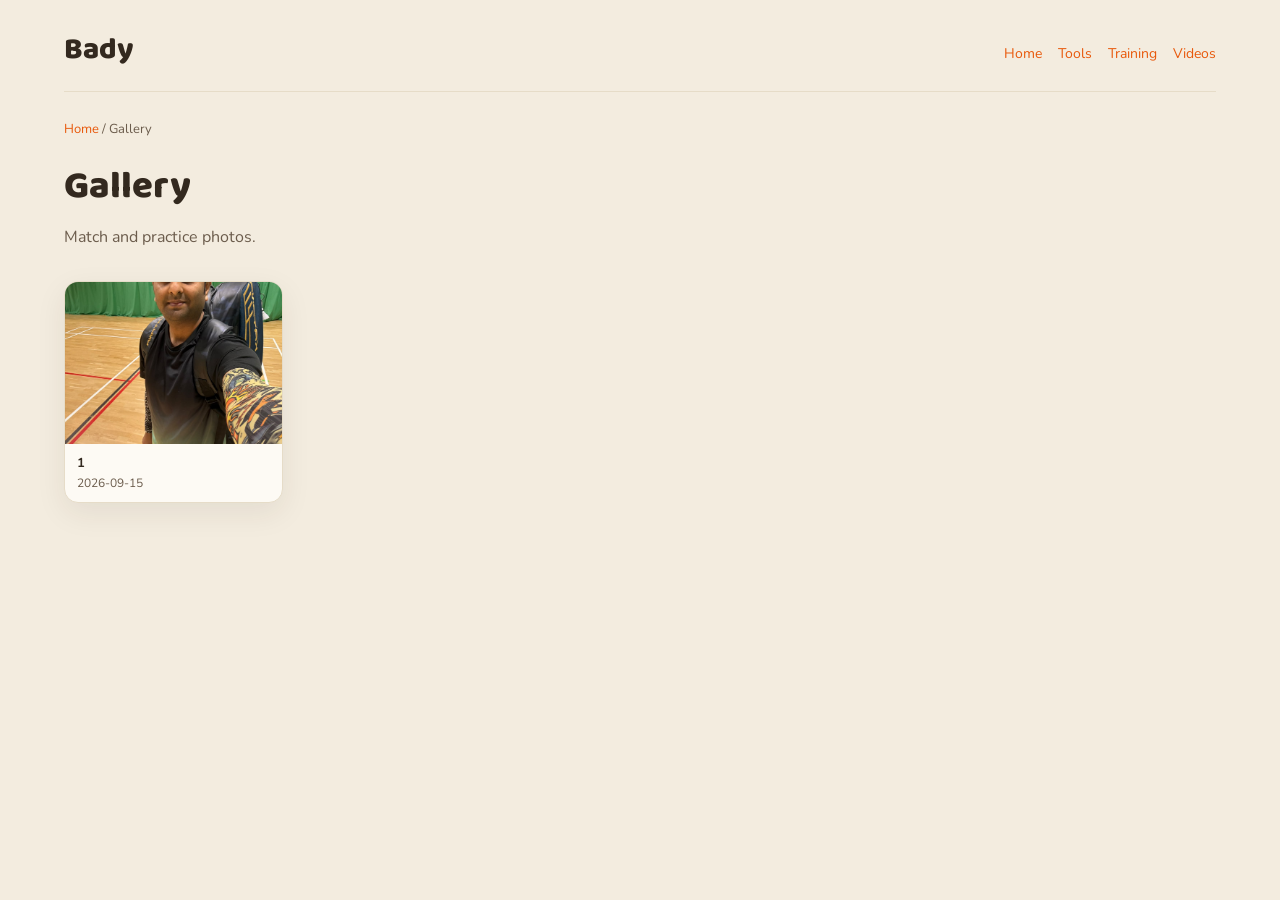
<file: media/gallery.html>
<!DOCTYPE html>
<html lang="en">
<head>
  <meta charset="UTF-8">
  <meta name="viewport" content="width=device-width, initial-scale=1.0, viewport-fit=cover">
  <title>Gallery - Bady</title>
  <link rel="stylesheet" href="../assets/css/site.css">
</head>
<body>
  <header class="site-header">
    <div class="brand"><a href="../index.html">Bady</a></div>
    <nav>
      <a href="../index.html">Home</a>
      <a href="../tools/index.html">Tools</a>
      <a href="../training/index.html">Training</a>
      <a href="../videos/index.html">Videos</a>
    </nav>
  </header>

  <p class="breadcrumb"><a href="../index.html">Home</a> / Gallery</p>
  <h1>Gallery</h1>
  <p class="tagline">Match and practice photos.</p>

  <div class="tag-filter" id="tagFilter"></div>
  <div class="media-grid" id="grid">
    <p class="empty-state">Loading…</p>
  </div>

  <script src="../assets/js/site.js"></script>
  <script>
    (async function () {
      const grid = document.getElementById("grid");
      let manifest;
      try {
        manifest = await fetchJSON("manifest.json");
      } catch (err) {
        grid.innerHTML = '<p class="empty-state">Could not load gallery.</p>';
        return;
      }

      const items = (manifest.items || []).slice().sort((a, b) => (b.date || "").localeCompare(a.date || ""));

      if (items.length === 0) {
        grid.innerHTML = '<p class="empty-state">No photos yet - check back soon.</p>';
        return;
      }

      const esc = (s) => String(s ?? "").replace(/[&<>"']/g, (c) => ({
        "&": "&amp;", "<": "&lt;", ">": "&gt;", '"': "&quot;", "'": "&#39;",
      }[c]));

      grid.innerHTML = items.map((item) => `
        <div class="media-item" data-tags="${esc((item.tags || []).join(","))}">
          <img src="${esc(item.path.replace(/^media\//, ""))}" alt="${esc(item.title)}" loading="lazy">
          <div class="meta">
            <div class="title">${esc(item.title)}</div>
            <div class="date">${esc(item.date || "")}</div>
          </div>
        </div>
      `).join("");

      initTagFilter({
        items,
        tagField: "tags",
        filterBarSelector: "#tagFilter",
        cardSelector: ".media-item",
      });

      grid.addEventListener("click", (e) => {
        const img = e.target.closest(".media-item img");
        if (!img) return;
        const box = document.createElement("div");
        box.className = "lightbox";
        box.innerHTML = `<button type="button" class="lightbox-close">&times;</button><img src="${img.src}" alt="${img.alt}">`;
        box.addEventListener("click", () => box.remove());
        document.body.appendChild(box);
      });
    })();
  </script>
</body>
</html>
</file>
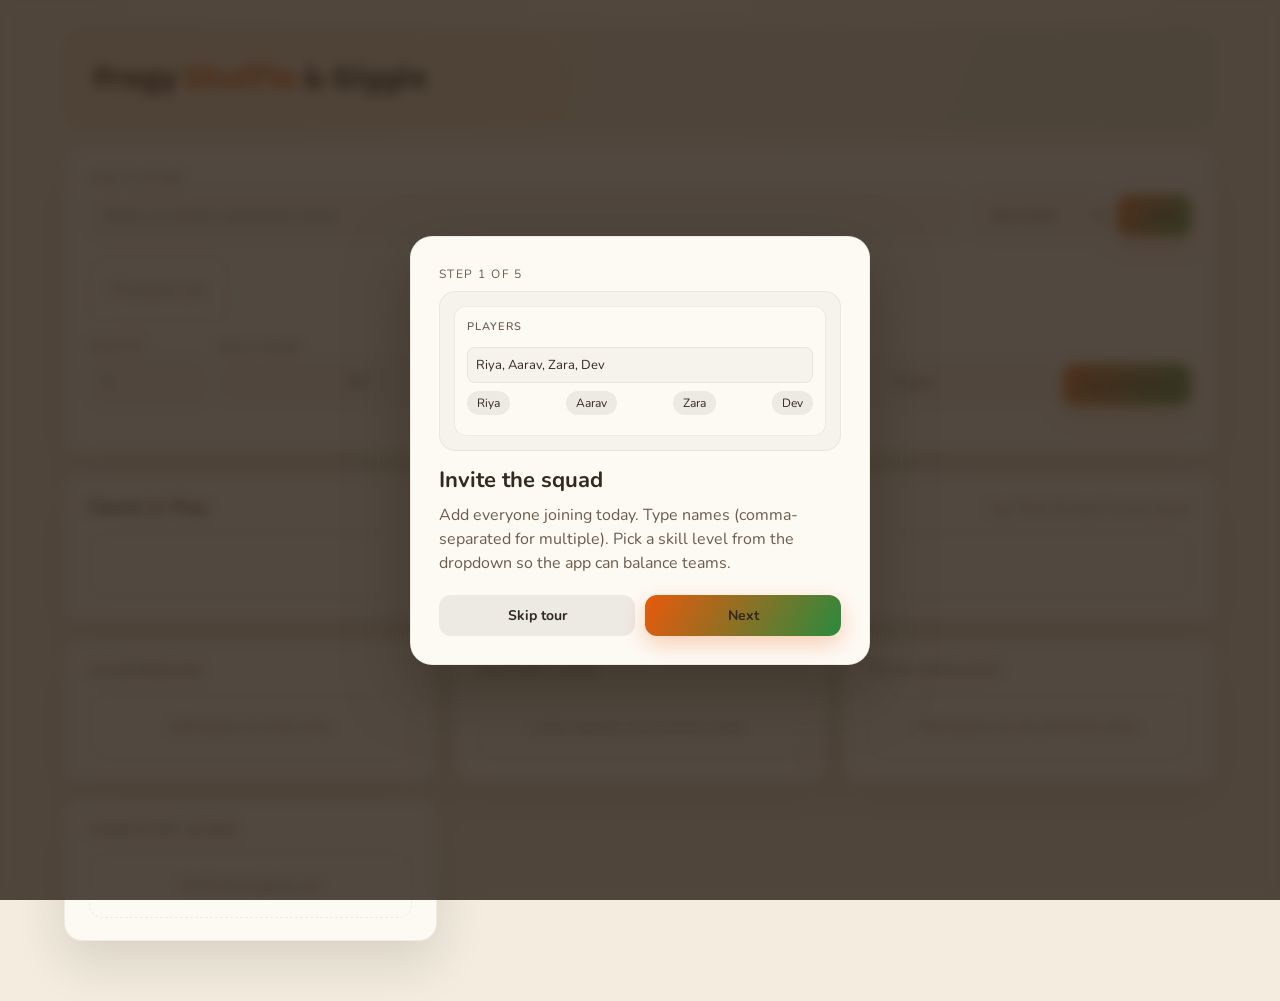
<file: tools/flow-manager.html>
<!DOCTYPE html>
<html lang="en">
<head>
  <meta charset="UTF-8">
  <title>Flow Manager - Bady</title>
  <meta name="viewport" content="width=device-width, initial-scale=1.0">
  <link rel="preconnect" href="https://fonts.googleapis.com">
  <link rel="preconnect" href="https://fonts.gstatic.com" crossorigin>
  <link href="https://fonts.googleapis.com/css2?family=Baloo+2:wght@600;700;800&family=Nunito:ital,wght@0,400;0,600;0,700;0,800;1,400&display=swap" rel="stylesheet">
  <style>
    :root {
      --bg:     #f3ecdf;
      --card:   #fdfaf4;
      --card2:  #f6efe0;
      --border: rgba(51,41,31,0.07);
      --accent: #e8590c;
      --green:  #2b8a3e;
      --text:   #33291f;
      --muted:  #6b5c4c;
      --danger: #d64545;
      --shadow: 0 20px 50px rgba(51,41,31,0.14);

      --sb-beg: #2b8a3e;
      --sb-int: #0b7285;
      --sb-adv: #f0a202;
      --sb-exp: #5f3dc4;
    }
    * { box-sizing: border-box; margin: 0; padding: 0; }
    body {
      min-height: 100vh;
      background: radial-gradient(ellipse at top, #fbf3e6 0%, var(--bg) 60%);
      font-family: "Nunito", -apple-system, BlinkMacSystemFont, "Segoe UI", Roboto, Helvetica, Arial, sans-serif;
      color: var(--text);
      padding: 28px 5% 60px;
    }
    body.tour-locked { overflow: hidden; }
    .app { display: flex; flex-direction: column; gap: 18px; }

    /* ── header ── */
    header {
      background: linear-gradient(120deg, rgba(232,89,12,0.15), rgba(43,138,62,0.10));
      border: 1px solid var(--border);
      border-radius: 20px;
      padding: 22px 28px;
      display: flex;
      justify-content: space-between;
      align-items: center;
      flex-wrap: wrap;
      gap: 12px;
    }
    header h1 { font-family: "Baloo 2", sans-serif; font-weight: 800; font-size: clamp(22px,4vw,34px); letter-spacing: -0.02em; }
    header h1 span { color: var(--accent); }
    .session-stats {
      display: flex; gap: 10px; flex-wrap: wrap;
    }
    .stat-chip {
      padding: 6px 14px;
      border-radius: 999px;
      background: rgba(51,41,31,0.06);
      border: 1px solid var(--border);
      font-size: 13px;
      color: var(--muted);
    }
    .stat-chip strong { color: var(--text); }

    /* ── card ── */
    .card {
      background: var(--card);
      border-radius: 18px;
      padding: 22px 24px;
      border: 1px solid var(--border);
      box-shadow: var(--shadow);
    }
    .card-title {
      font-size: 13px;
      font-weight: 700;
      text-transform: uppercase;
      letter-spacing: 0.1em;
      color: var(--muted);
      margin-bottom: 14px;
    }

    /* ── setup section ── */
    .setup-card { display: flex; flex-direction: column; gap: 16px; }
    .setup-card.compact .chip-list   { display: none; }
    .setup-card.compact .session-row { display: none; }
    .add-row {
      display: grid;
      grid-template-columns: 1fr auto auto;
      gap: 10px;
      align-items: center;
    }
    .session-row {
      display: grid;
      grid-template-columns: 120px 1fr auto;
      gap: 10px;
      align-items: center;
    }
    input[type="text"], input[type="number"], select {
      padding: 12px 14px;
      border-radius: 12px;
      border: 1px solid rgba(51,41,31,0.12);
      background: rgba(51,41,31,0.04);
      color: var(--text);
      font-size: 15px;
      font-family: inherit;
      transition: border 0.2s;
      width: 100%;
    }
    select option { background: #fdfaf4; }
    input:focus, select:focus {
      outline: none;
      border-color: var(--accent);
      box-shadow: 0 0 0 3px rgba(232,89,12,0.18);
    }
    label {
      font-size: 12px;
      font-weight: 600;
      text-transform: uppercase;
      letter-spacing: 0.1em;
      color: var(--muted);
      display: block;
      margin-bottom: 5px;
    }
    button {
      border: none;
      border-radius: 12px;
      padding: 11px 18px;
      font-size: 14px;
      font-weight: 700;
      cursor: pointer;
      transition: transform 0.12s, opacity 0.2s;
      font-family: inherit;
    }
    button:disabled { opacity: 0.38; cursor: not-allowed; transform: none !important; }
    button:hover:not(:disabled) { transform: translateY(-1px); }
    .btn-accent {
      background: linear-gradient(120deg, var(--accent), var(--green));
      color: #33291f;
      box-shadow: 0 8px 22px rgba(232,89,12,0.28);
    }
    .btn-ghost { background: rgba(51,41,31,0.08); color: var(--text); }
    .btn-secondary {
      background: rgba(51,41,31,0.07);
      color: var(--text);
      border: 1px solid rgba(51,41,31,0.1);
    }
    .btn-danger {
      background: rgba(240,162,2,0.18);
      color: #b23f00;
      border: 1px solid rgba(240,162,2,0.3);
    }

    /* ── skill mode toggle ── */
    .skill-mode-group {
      display: flex;
      gap: 0;
      border-radius: 12px;
      overflow: hidden;
      border: 1px solid rgba(51,41,31,0.12);
      flex-shrink: 0;
    }
    .stm-btn {
      flex: 1;
      border: none;
      border-radius: 0;
      padding: 11px 14px;
      font-size: 13px;
      font-weight: 700;
      background: rgba(51,41,31,0.04);
      color: var(--muted);
      cursor: pointer;
      transition: background 0.15s, color 0.15s;
    }
    .stm-btn:hover:not(.active) { background: rgba(51,41,31,0.08); color: var(--text); transform: none; }
    .stm-btn.active {
      background: linear-gradient(120deg, var(--accent), var(--green));
      color: #33291f;
      transform: none;
    }

    /* ── player chips ── */
    .chip-list { display: flex; flex-wrap: wrap; gap: 7px; margin-top: 10px; }
    .chip {
      display: inline-flex;
      align-items: center;
      gap: 6px;
      padding: 6px 10px 6px 12px;
      border-radius: 999px;
      background: rgba(51,41,31,0.07);
      font-size: 13px;
      border: 1px solid var(--border);
    }
    .chip .chip-x {
      width: 18px; height: 18px;
      border-radius: 50%;
      border: none;
      background: rgba(51,41,31,0.1);
      color: var(--muted);
      font-size: 12px;
      line-height: 1;
      padding: 0;
      cursor: pointer;
      display: flex; align-items: center; justify-content: center;
      transition: background 0.15s;
    }
    .chip .chip-x:hover { background: rgba(214,69,69,0.55); color: #fff; transform: none; }

    /* ── skill badges ── */
    .skill-badge {
      display: inline-block;
      font-size: 10px;
      font-weight: 800;
      letter-spacing: 0.06em;
      padding: 2px 6px;
      border-radius: 5px;
      vertical-align: middle;
    }
    .sb-beg { background: rgba(43,138,62,0.18);  color: var(--sb-beg); }
    .sb-int { background: rgba(11,114,133,0.18);  color: var(--sb-int); }
    .sb-adv { background: rgba(240,162,2,0.18);  color: var(--sb-adv); }
    .sb-exp { background: rgba(95,61,196,0.18);  color: var(--sb-exp); }

    /* ── status line ── */
    .status-line { margin-top: 10px; font-size: 13px; }
    .status-line span {
      display: inline-block;
      padding: 5px 12px;
      border-radius: 999px;
      background: rgba(51,41,31,0.05);
    }
    .status-line .warn  { background: rgba(240,162,2,0.16); color: #b23f00; }
    .status-line .ok    { background: rgba(43,138,62,0.16);  color: #2b8a3e; }
    .status-line .muted { color: var(--muted); }

    /* ── courts section ── */
    .courts-header {
      display: flex;
      justify-content: space-between;
      align-items: baseline;
      margin-bottom: 14px;
    }
    .courts-header h2 { font-size: 18px; }
    .courts-header p  { font-size: 13px; color: var(--muted); }
    .grid {
      display: grid;
      grid-template-columns: repeat(auto-fit, minmax(260px, 1fr));
      gap: 14px;
    }
    .court-card {
      background: linear-gradient(145deg, var(--card2), #efe0c7);
      border: 1px solid var(--border);
      border-radius: 18px;
      padding: 18px;
      display: flex;
      flex-direction: column;
      gap: 12px;
      overflow: hidden;
    }
    .court-card.waiting {
      border-style: dashed;
      border-color: rgba(51,41,31,0.14);
    }
    .court-tag {
      font-size: 11px;
      font-weight: 800;
      text-transform: uppercase;
      letter-spacing: 0.1em;
      color: var(--accent);
    }
    .teams { display: grid; grid-template-columns: 1fr 1fr; gap: 10px; }
    .team {
      background: rgba(51,41,31,0.035);
      border-radius: 10px;
      padding: 10px 12px;
    }
    .team-label {
      font-size: 11px;
      font-weight: 700;
      text-transform: uppercase;
      letter-spacing: 0.07em;
      color: var(--muted);
      margin-bottom: 8px;
    }
    .player-row {
      display: flex;
      align-items: center;
      gap: 6px;
      margin: 3px 0;
      justify-content: space-between;
    }
    .player-row-left { display: flex; align-items: center; gap: 6px; flex: 1; min-width: 0; }
    .player-name { font-size: 14px; font-weight: 600; white-space: nowrap; overflow: hidden; text-overflow: ellipsis; }
    .leaving-badge {
      font-size: 10px; font-weight: 700; padding: 2px 7px;
      border-radius: 999px;
      background: rgba(240,162,2,0.18); color: #b23f00;
      flex-shrink: 0;
    }
    .finish-btn {
      margin-top: 4px; padding: 11px;
      border-radius: 10px; border: none;
      font-weight: 700; font-size: 14px; color: #33291f;
      background: linear-gradient(120deg, var(--accent), var(--green));
      box-shadow: 0 8px 20px rgba(232,89,12,0.22);
      cursor: pointer;
      transition: transform 0.12s;
    }
    .finish-btn:hover { transform: translateY(-1px); }
    .idle-btn {
      margin-top: 4px; padding: 11px;
      border-radius: 10px;
      border: 1px dashed rgba(51,41,31,0.3);
      background: rgba(51,41,31,0.03);
      color: var(--text); font-weight: 700; font-size: 14px;
      cursor: pointer; transition: background 0.15s;
    }
    .idle-btn:hover:not(:disabled) { background: rgba(51,41,31,0.07); transform: translateY(-1px); }
    .idle-btn:disabled { opacity: 0.4; }

    /* ── bottom grid ── */
    .info-grid {
      display: grid;
      grid-template-columns: repeat(auto-fill, minmax(280px, 1fr));
      gap: 16px;
    }

    /* ── leaderboard ── */
    .lb-list { display: flex; flex-direction: column; gap: 8px; margin-top: 4px; }
    .lb-row {
      padding: 10px 14px;
      border-radius: 12px;
      background: rgba(51,41,31,0.035);
      border: 1px solid var(--border);
    }
    .lb-top { display: flex; justify-content: space-between; align-items: center; margin-bottom: 6px; }
    .lb-left { display: flex; align-items: center; gap: 8px; }
    .lb-rank {
      font-size: 12px; padding: 2px 8px;
      border-radius: 999px;
      background: rgba(232,89,12,0.14); color: var(--accent);
      font-weight: 700;
    }
    .lb-name { font-weight: 700; font-size: 15px; }
    .lb-pts  { font-size: 13px; color: var(--muted); }
    .lb-pts strong { color: var(--text); font-size: 16px; }
    .score-bar {
      height: 4px; border-radius: 999px;
      background: rgba(51,41,31,0.07); overflow: hidden;
    }
    .score-fill {
      height: 100%; border-radius: 999px;
      background: linear-gradient(90deg, var(--accent), var(--green));
      transition: width 0.35s ease;
    }

    /* ── waiting list ── */
    .wait-list { display: flex; flex-direction: column; gap: 8px; margin-top: 4px; }
    .wait-row {
      display: flex; justify-content: space-between; align-items: center;
      padding: 10px 14px;
      border-radius: 12px;
      background: rgba(51,41,31,0.035);
      border: 1px solid var(--border);
    }
    .wait-left { display: flex; align-items: center; gap: 8px; flex: 1; min-width: 0; }
    .wait-name { font-weight: 600; font-size: 14px; white-space: nowrap; overflow: hidden; text-overflow: ellipsis; }
    .wait-pos  { font-size: 12px; color: var(--muted); flex-shrink: 0; margin: 0 8px; }
    .x-btn {
      width: 26px; height: 26px; flex-shrink: 0;
      border: none; border-radius: 7px;
      background: rgba(51,41,31,0.07);
      color: var(--muted); font-size: 12px; font-weight: 700;
      cursor: pointer; display: flex; align-items: center; justify-content: center;
      transition: background 0.15s, color 0.15s;
    }
    .x-btn:hover { background: rgba(214,69,69,0.45); color: #fff; transform: none; }

    /* ── chemistry ── */
    .chemistry-list { display: flex; flex-direction: column; gap: 10px; margin-top: 4px; }
    .chem-row {
      padding: 12px 14px;
      border-radius: 12px;
      background: rgba(51,41,31,0.03);
      border: 1px solid var(--border);
    }
    .chem-head { display: flex; justify-content: space-between; align-items: flex-start; margin-bottom: 8px; flex-wrap: wrap; gap: 6px; }
    .chem-games { font-size: 12px; color: var(--muted); margin-top: 2px; }
    .chem-pills { display: flex; gap: 6px; flex-wrap: wrap; }
    .chem-pill {
      font-size: 11px; padding: 3px 9px; border-radius: 999px;
      background: rgba(232,89,12,0.14); color: var(--accent); font-weight: 700;
    }
    .chem-pill.alt { background: rgba(43,138,62,0.14); color: var(--green); }
    .chem-groups { display: grid; grid-template-columns: 1fr 1fr; gap: 8px; }
    .chem-group-label { font-size: 11px; font-weight: 700; text-transform: uppercase; letter-spacing: 0.08em; color: var(--muted); margin-bottom: 5px; }
    .chem-chips { display: flex; flex-wrap: wrap; gap: 5px; min-height: 20px; }
    .chem-chip { font-size: 12px; padding: 3px 9px; border-radius: 999px; background: rgba(51,41,31,0.06); }
    .chem-empty { font-size: 12px; color: var(--muted); }

    /* ── completed ── */
    .done-list { display: flex; flex-direction: column; gap: 8px; margin-top: 4px; }
    .done-row {
      padding: 10px 14px;
      border-radius: 12px;
      background: rgba(51,41,31,0.03);
      border: 1px solid var(--border);
      font-size: 13px; color: var(--muted);
    }
    .done-row strong { color: var(--text); font-size: 14px; display: block; margin-bottom: 2px; }

    /* ── empty state ── */
    .empty-state {
      padding: 22px;
      text-align: center;
      color: var(--muted);
      border: 1px dashed rgba(51,41,31,0.07);
      border-radius: 14px;
      font-size: 14px;
    }

    /* ── modals ── */
    .modal-overlay {
      position: fixed; inset: 0;
      background: rgba(51,41,31,0.75);
      backdrop-filter: blur(10px);
      display: flex; align-items: center; justify-content: center;
      padding: 20px;
      z-index: 40;
      opacity: 0; pointer-events: none;
      transition: opacity 0.2s;
    }
    .modal-overlay.active { opacity: 1; pointer-events: auto; }
    .modal {
      width: min(440px, 100%);
      background: #fdfaf4;
      border-radius: 20px;
      padding: 28px;
      box-shadow: 0 30px 70px rgba(51,41,31,0.55);
      border: 1px solid rgba(51,41,31,0.09);
    }
    .modal h3 { font-size: 20px; margin-bottom: 6px; }
    .modal p  { color: var(--muted); font-size: 14px; line-height: 1.55; }
    .modal strong { display: block; margin: 12px 0; font-size: 16px; }
    .modal-actions { display: flex; flex-direction: column; gap: 9px; margin-top: 18px; }
    .modal-actions button { width: 100%; }
    .modal-row { display: flex; gap: 9px; margin-top: 9px; }
    .modal-row button { flex: 1; }

    /* ── replacement options ── */
    .replacement-opts {
      display: flex; flex-direction: column; gap: 8px;
      max-height: 240px; overflow-y: auto;
      margin-top: 14px; margin-bottom: 4px;
    }
    .repl-btn {
      display: flex; align-items: center; gap: 10px;
      padding: 12px 16px;
      border-radius: 12px;
      background: rgba(51,41,31,0.06);
      border: 1px solid var(--border);
      color: var(--text); font-weight: 600; font-size: 14px;
      cursor: pointer; text-align: left;
      transition: background 0.15s;
    }
    .repl-btn:hover { background: rgba(232,89,12,0.12); transform: none; }

    /* ── tour ── */
    .tour-overlay {
      position: fixed; inset: 0;
      background: rgba(51,41,31,0.85);
      backdrop-filter: blur(6px);
      display: flex; align-items: center; justify-content: center;
      padding: 24px; z-index: 60;
      opacity: 0; pointer-events: none;
      transition: opacity 0.3s;
    }
    .tour-overlay.active { opacity: 1; pointer-events: auto; }
    .tour-card {
      width: min(460px,100%);
      background: #fdfaf4;
      border-radius: 22px;
      border: 1px solid rgba(51,41,31,0.08);
      padding: 28px;
      box-shadow: 0 24px 60px rgba(51,41,31,0.55);
    }
    .tour-step-label { font-size: 12px; letter-spacing: 0.12em; text-transform: uppercase; color: var(--accent); margin-bottom: 8px; }
    .tour-card h3 { margin-bottom: 8px; font-size: 22px; }
    .tour-card p  { color: var(--muted); line-height: 1.5; }
    .tour-illustration {
      width: 100%; min-height: 160px;
      border-radius: 16px;
      background: rgba(51,41,31,0.03);
      border: 1px solid rgba(51,41,31,0.06);
      padding: 14px; margin-bottom: 14px;
      display: flex; align-items: stretch;
    }
    .tour-sample { width: 100%; border-radius: 12px; background: var(--card); border: 1px solid var(--border); padding: 12px; display: flex; flex-direction: column; gap: 8px; }
    .tour-sample label { font-size: 11px; }
    .tour-sample input { border-radius: 8px; border: 1px solid var(--border); background: rgba(51,41,31,0.03); color: var(--text); padding: 8px; font-size: 13px; }
    .tour-sample-row { display: flex; justify-content: space-between; align-items: center; gap: 6px; flex-wrap: wrap; }
    .tour-chip { padding: 4px 10px; border-radius: 999px; background: rgba(51,41,31,0.08); font-size: 12px; }
    .tour-sample button { border: none; border-radius: 9px; background: linear-gradient(120deg, var(--accent), var(--green)); color: #33291f; font-weight: 700; padding: 9px 12px; font-size: 13px; }
    .tour-sample .tour-court { border-radius: 10px; border: 1px solid var(--border); padding: 10px; background: var(--card2); }
    .tour-sample .tour-team { display: flex; justify-content: space-between; font-size: 12px; }
    .tour-sample .tour-teams { display: grid; grid-template-columns: repeat(auto-fit, minmax(120px,1fr)); gap: 8px; }
    .tour-sample .tour-team-card { border-radius: 9px; background: rgba(51,41,31,0.05); padding: 9px; }
    .tour-sample .tour-leaderboard-row { display: flex; justify-content: space-between; align-items: center; padding: 7px 9px; border-radius: 9px; background: rgba(51,41,31,0.05); font-size: 13px; }
    .tour-sample .tour-chemistry { display: flex; gap: 6px; flex-wrap: wrap; }
    .tour-actions { margin-top: 20px; display: flex; justify-content: space-between; gap: 10px; flex-wrap: wrap; }
    .tour-actions button { flex: 1; min-width: 120px; }
    .tour-content.animate { animation: tfi 0.35s ease; }
    @keyframes tfi { from { opacity: 0; transform: translateY(8px); } to { opacity: 1; transform: translateY(0); } }

    /* ── responsive ── */
    @media (max-width: 700px) {
      body { padding: 18px 5% 48px; }
      .add-row { grid-template-columns: 1fr; }
      .session-row { grid-template-columns: 1fr 1fr; }
      .session-row .btn-accent { grid-column: 1/-1; }
      .teams { grid-template-columns: 1fr; }
      .chem-groups { grid-template-columns: 1fr; }
    }
  </style>
</head>
<body>
  <div class="app">

    <!-- HEADER -->
    <header>
      <h1>Frogy <span>Shuffle</span> &amp; Giggle</h1>
      <div id="session-stats" class="session-stats" style="display:none;"></div>
    </header>

    <!-- SETUP CARD -->
    <section class="card setup-card" id="setup-section">
      <div>
        <label>Add Players</label>
        <div class="add-row">
          <input type="text" id="player-input" placeholder="Name, or comma-separated names">
          <select id="skill-select">
            <option value="">Any level</option>
            <option value="beginner">Beginner</option>
            <option value="intermediate">Intermediate</option>
            <option value="advanced">Advanced</option>
            <option value="expert">Expert</option>
          </select>
          <button class="btn-accent" id="add-player-btn">+ Add</button>
        </div>
        <div class="chip-list" id="player-list"></div>
      </div>
      <div class="session-row">
        <div>
          <label for="court-input">Courts</label>
          <input type="number" id="court-input" min="1" value="2">
        </div>
        <div>
          <label>Skill Mode</label>
          <div class="skill-mode-group" id="skill-mode-group">
            <button class="stm-btn" data-mode="mix">Mix</button>
            <button class="stm-btn active" data-mode="balanced">Balanced</button>
            <button class="stm-btn" data-mode="group">Group</button>
          </div>
        </div>
        <button class="btn-accent" id="start-btn" style="align-self:flex-end;">Start Rotation</button>
      </div>
      <div class="status-line" id="status-line"></div>
    </section>

    <!-- COURTS -->
    <section class="card">
      <div class="courts-header">
        <h2>Courts in Play</h2>
        <p>Tap "Mark Finished" to end a game</p>
      </div>
      <div id="active-courts" class="grid"></div>
    </section>

    <!-- INFO GRID -->
    <section class="info-grid">
      <div class="card">
        <div class="card-title">Leaderboard</div>
        <div id="leaderboard" class="lb-list"></div>
      </div>
      <div class="card">
        <div class="card-title">Waiting Lobby</div>
        <div id="waiting-list" class="wait-list"></div>
      </div>
      <div class="card">
        <div class="card-title">Team Chemistry</div>
        <div id="chemistry-board" class="chemistry-list"></div>
      </div>
      <div class="card">
        <div class="card-title">Completed Games</div>
        <div id="completed-list" class="done-list"></div>
      </div>
    </section>

  </div><!-- /.app -->

  <!-- TOUR -->
  <div class="tour-overlay" id="tour-overlay">
    <div class="tour-card">
      <p class="tour-step-label" id="tour-step-count"></p>
      <div class="tour-content" id="tour-content">
        <div class="tour-illustration" id="tour-illustration"></div>
        <h3 id="tour-title"></h3>
        <p id="tour-body"></p>
      </div>
      <div class="tour-actions">
        <button type="button" class="btn-ghost" id="tour-skip">Skip tour</button>
        <button type="button" class="btn-accent" id="tour-next">Next</button>
      </div>
    </div>
  </div>

  <!-- WINNER MODAL -->
  <div class="modal-overlay" id="winner-overlay">
    <div class="modal">
      <h3>Who won?</h3>
      <p>Pick the winning pair to update the leaderboard.</p>
      <div id="winner-options" class="modal-actions"></div>
      <div class="modal-row">
        <button type="button" class="btn-ghost" id="winner-cancel">Cancel</button>
      </div>
    </div>
  </div>

  <!-- POST-MATCH MODAL -->
  <div class="modal-overlay" id="post-match-overlay">
    <div class="modal">
      <h3>Next up?</h3>
      <p>Everyone just wrapped. Keep fresh opponents or drop back immediately.</p>
      <strong id="post-match-summary"></strong>
      <div class="modal-actions">
        <button type="button" class="btn-accent" id="post-match-replay">Play right away</button>
        <button type="button" class="btn-secondary" id="post-match-rest">Wait in lobby</button>
        <button type="button" class="btn-ghost" id="post-match-cancel">Cancel</button>
      </div>
    </div>
  </div>

  <!-- REMOVE MODAL -->
  <div class="modal-overlay" id="remove-overlay">
    <div class="modal">
      <h3 id="remove-title">Remove from Lobby?</h3>
      <p id="remove-message"></p>
      <div id="remove-queue-actions" class="modal-actions">
        <button type="button" class="btn-danger" id="remove-confirm">Yes, remove</button>
        <button type="button" class="btn-ghost" id="remove-cancel">Keep waiting</button>
      </div>
      <div id="remove-court-actions" class="modal-actions" style="display:none;">
        <button type="button" class="btn-secondary" id="remove-after-game">Remove after this game</button>
        <button type="button" class="btn-danger" id="remove-now-court">Remove right now</button>
        <button type="button" class="btn-ghost" id="remove-cancel-court">Keep playing</button>
      </div>
    </div>
  </div>

  <!-- REPLACEMENT MODAL -->
  <div class="modal-overlay" id="replacement-overlay">
    <div class="modal">
      <h3>Replace or Abandon?</h3>
      <p id="replacement-msg"></p>
      <div id="replacement-options" class="replacement-opts"></div>
      <div class="modal-row" style="margin-top:14px;">
        <button type="button" class="btn-danger" id="replacement-abandon">Abandon match</button>
        <button type="button" class="btn-ghost" id="replacement-cancel">Cancel</button>
      </div>
    </div>
  </div>

  <script>
    (() => {
      const addPlayerInput   = document.getElementById('player-input');
      const skillSelectEl    = document.getElementById('skill-select');
      const addPlayerBtn     = document.getElementById('add-player-btn');
      const playerListEl     = document.getElementById('player-list');
      const courtInput       = document.getElementById('court-input');
      const startBtn         = document.getElementById('start-btn');
      const statusLine       = document.getElementById('status-line');
      const activeCourtsEl   = document.getElementById('active-courts');
      const waitingListEl    = document.getElementById('waiting-list');
      const completedListEl  = document.getElementById('completed-list');
      const leaderboardEl    = document.getElementById('leaderboard');
      const chemistryBoardEl = document.getElementById('chemistry-board');
      const sessionStatsEl   = document.getElementById('session-stats');

      const tourOverlay       = document.getElementById('tour-overlay');
      const tourStepCountEl   = document.getElementById('tour-step-count');
      const tourTitleEl       = document.getElementById('tour-title');
      const tourBodyEl        = document.getElementById('tour-body');
      const tourNextBtn       = document.getElementById('tour-next');
      const tourSkipBtn       = document.getElementById('tour-skip');
      const tourContentEl     = document.getElementById('tour-content');
      const tourIllustrationEl= document.getElementById('tour-illustration');

      const winnerOverlay   = document.getElementById('winner-overlay');
      const winnerOptions   = document.getElementById('winner-options');
      const winnerCancelBtn = document.getElementById('winner-cancel');

      const modalOverlay    = document.getElementById('post-match-overlay');
      const modalSummary    = document.getElementById('post-match-summary');
      const modalReplayBtn  = document.getElementById('post-match-replay');
      const modalRestBtn    = document.getElementById('post-match-rest');
      const modalCancelBtn  = document.getElementById('post-match-cancel');

      const removalOverlay      = document.getElementById('remove-overlay');
      const removalTitle        = document.getElementById('remove-title');
      const removalMessage      = document.getElementById('remove-message');
      const removeQueueActions  = document.getElementById('remove-queue-actions');
      const removeCourtActions  = document.getElementById('remove-court-actions');
      const removalConfirmBtn   = document.getElementById('remove-confirm');
      const removalCancelBtn    = document.getElementById('remove-cancel');
      const removeAfterGameBtn  = document.getElementById('remove-after-game');
      const removeNowCourtBtn   = document.getElementById('remove-now-court');
      const removeCancelCourtBtn= document.getElementById('remove-cancel-court');

      const replacementOverlay = document.getElementById('replacement-overlay');
      const replacementMsg     = document.getElementById('replacement-msg');
      const replacementOptions = document.getElementById('replacement-options');
      const replacementAbandon = document.getElementById('replacement-abandon');
      const replacementCancel  = document.getElementById('replacement-cancel');

      const skillModeGroup = document.getElementById('skill-mode-group');

      // ── state ──────────────────────────────────────────────
      const state = {
        players:         new Map(),
        playerOrder:     [],
        sessionActive:   false,
        courtCount:      2,
        availableQueue:  [],
        activeMatches:   [],
        completedMatches:[],
        partnerHistory:  new Map(),
        opponentHistory: new Map(),
        playerCounter:   1,
        matchCounter:    1,
        pendingFinish:   null,
        pendingAward:    null,
        pendingRemoval:  null,
        pendingLeave:    new Set(),
        pendingReplacement: null,
        skillMode:       'balanced',
        scores:          new Map(),
        gamesPlayed:     new Map()
      };

      const SKILL_LEVELS = { beginner: 0, intermediate: 1, advanced: 2, expert: 3 };
      const TOUR_STORAGE_KEY = 'badmintonTourComplete';

      // ── skill helpers ──────────────────────────────────────
      function skillBadge(skill) {
        if (!skill) return '';
        const cfg = {
          beginner:     'sb-beg',
          intermediate: 'sb-int',
          advanced:     'sb-adv',
          expert:       'sb-exp'
        };
        const lbl = { beginner: 'BEG', intermediate: 'INT', advanced: 'ADV', expert: 'EXP' };
        const cls = cfg[skill];
        return cls ? '<span class="skill-badge ' + cls + '">' + lbl[skill] + '</span>' : '';
      }

      function skillBadgeEl(skill) {
        if (!skill) return null;
        const el = document.createElement('span');
        el.innerHTML = skillBadge(skill);
        return el.firstChild;
      }

      function skillLevel(id) {
        const s = state.players.get(id)?.skill;
        return s ? (SKILL_LEVELS[s] ?? null) : null;
      }

      function skillScoreBonus(teams, group) {
        if (state.skillMode === 'mix') return 0;
        let bonus = 0;
        // Both modes: prefer MIXED skills within each team (strong+weak per team)
        teams.forEach(team => {
          const levels = team.map(skillLevel).filter(l => l !== null);
          if (levels.length < 2) return;
          const diff = Math.abs(levels[0] - levels[1]);
          bonus += diff * (state.skillMode === 'balanced' ? 320 : 200);
        });
        // Group mode: ALSO prefer courts where all 4 players are close in skill level
        if (state.skillMode === 'group' && group) {
          const gLevels = group.map(skillLevel).filter(l => l !== null);
          if (gLevels.length >= 2) {
            const spread = Math.max(...gLevels) - Math.min(...gLevels);
            bonus += (3 - spread) * 250;
          }
        }
        return bonus;
      }

      // ── status ─────────────────────────────────────────────
      function updateStatus(msg, tone = 'muted') {
        statusLine.innerHTML = '<span class="' + tone + '">' + msg + '</span>';
      }

      function renderSessionStats() {
        if (!state.sessionActive) { sessionStatsEl.style.display = 'none'; return; }
        const total   = state.playerOrder.length;
        const onCourt = state.activeMatches.reduce((n, m) => n + m.teams.flat().length, 0);
        const waiting = state.availableQueue.length;
        sessionStatsEl.style.display = 'flex';
        sessionStatsEl.innerHTML =
          '<span class="stat-chip"><strong>' + total   + '</strong> players</span>' +
          '<span class="stat-chip"><strong>' + onCourt + '</strong> on court</span>' +
          '<span class="stat-chip"><strong>' + waiting + '</strong> waiting</span>';
      }

      // ── player record ───────────────────────────────────────
      function removePlayerRecord(id) {
        state.players.delete(id);
        state.playerOrder     = state.playerOrder.filter(pid => pid !== id);
        state.availableQueue  = state.availableQueue.filter(pid => pid !== id);
        state.scores.delete(id);
        state.gamesPlayed.delete(id);
        state.pendingLeave.delete(id);
      }

      function createPlayer(name, skill) {
        const id = 'p' + state.playerCounter++;
        const player = { id, name: name.trim(), skill: skill || null };
        state.players.set(id, player);
        state.playerOrder.push(id);
        if (!state.scores.has(id))     state.scores.set(id, 0);
        if (!state.gamesPlayed.has(id)) state.gamesPlayed.set(id, 0);
        return player;
      }

      function handleAddPlayers(rawNames) {
        const names = rawNames.split(',').map(n => n.trim()).filter(Boolean);
        if (!names.length) { updateStatus('Type at least one name.', 'warn'); return; }
        const skill = skillSelectEl.value || null;
        names.forEach(name => createPlayer(name, skill));
        addPlayerInput.value = '';
        renderRoster();
        renderLeaderboard();
        if (state.sessionActive) {
          const newIds = state.playerOrder.slice(-names.length);
          state.availableQueue.push(...newIds);
          updateStatus('Added ' + names.length + ' player(s) to the lobby.', 'ok');
          renderWaitingList();
          renderSessionStats();
          fillCourts();
        } else {
          updateStatus('Added. Keep adding or hit Start Rotation.', 'ok');
        }
      }

      function handleRemovePlayer(id) {
        if (state.sessionActive) return;
        removePlayerRecord(id);
        renderRoster();
        renderLeaderboard();
        updateStatus('Player removed.', 'muted');
      }

      function handleLobbyRemoval(id) {
        if (!state.sessionActive) return;
        const info = state.players.get(id);
        if (!info) return;
        const inQueue  = state.availableQueue.includes(id);
        const onCourt  = state.activeMatches.some(m => m.teams.flat().includes(id));
        if (!inQueue && !onCourt) return;
        openRemovalModal(info, inQueue ? 'queue' : 'oncourt');
      }

      // ── removal modal ───────────────────────────────────────
      function openRemovalModal(info, mode = 'queue') {
        state.pendingRemoval = { id: info.id, name: info.name, mode };
        if (mode === 'oncourt') {
          removalTitle.textContent = 'Player is on Court';
          removalMessage.innerHTML = '<strong>' + info.name + '</strong> is currently playing. How do you want to remove them?';
          removeQueueActions.style.display = 'none';
          removeCourtActions.style.display = '';
        } else {
          removalTitle.textContent = 'Remove from Lobby?';
          removalMessage.innerHTML = 'Remove <strong>' + info.name + '</strong> from today\'s session?';
          removeQueueActions.style.display = '';
          removeCourtActions.style.display = 'none';
        }
        removalOverlay.classList.add('active');
      }

      function closeRemovalModal() {
        removalOverlay.classList.remove('active');
        removalMessage.innerHTML = '';
        state.pendingRemoval = null;
      }

      function confirmRemoval(action) {
        if (!state.pendingRemoval) return;
        const target = state.pendingRemoval;
        const act = action || 'queue';

        if (act === 'oncourt-after') {
          state.pendingLeave.add(target.id);
          updateStatus(target.name + ' will leave after their current game.', 'muted');
          renderActiveMatches();
          closeRemovalModal();
          return;
        }

        if (act === 'oncourt-now') {
          const match = state.activeMatches.find(m => m.teams.flat().includes(target.id));
          closeRemovalModal();
          if (match && state.availableQueue.length > 0) {
            openReplacementPicker(target.id, match.id);
          } else {
            // no lobby players - just abandon
            if (match) {
              state.activeMatches = state.activeMatches.filter(m => m.id !== match.id);
              const others = match.teams.flat().filter(id => id !== target.id);
              state.availableQueue.push(...others);
            }
            removePlayerRecord(target.id);
            renderAll();
            fillCourts();
            updateStatus(target.name + ' removed. Match voided, others back in lobby.', 'muted');
          }
          return;
        }

        // queue mode
        removePlayerRecord(target.id);
        renderAll();
        updateStatus(target.name + ' removed from the lobby.', 'muted');
        closeRemovalModal();
      }

      // ── replacement picker ─────────────────────────────────
      function openReplacementPicker(removingId, matchId) {
        state.pendingReplacement = { removingId, matchId };
        const name = state.players.get(removingId)?.name || 'Player';
        replacementMsg.innerHTML = 'Pick a waiting player to step in for <strong>' + name + '</strong>, or abandon the match.';
        replacementOptions.innerHTML = '';
        state.availableQueue.forEach(id => {
          const p = state.players.get(id);
          if (!p) return;
          const btn = document.createElement('button');
          btn.type = 'button';
          btn.className = 'repl-btn';
          btn.innerHTML = p.name + (p.skill ? ' ' + skillBadge(p.skill) : '');
          btn.addEventListener('click', () => confirmReplacement(id));
          replacementOptions.appendChild(btn);
        });
        replacementOverlay.classList.add('active');
      }

      function confirmReplacement(replacementId) {
        if (!state.pendingReplacement) return;
        const { removingId, matchId } = state.pendingReplacement;
        const match = state.activeMatches.find(m => m.id === matchId);
        if (match) {
          outer: for (let ti = 0; ti < match.teams.length; ti++) {
            for (let pi = 0; pi < match.teams[ti].length; pi++) {
              if (match.teams[ti][pi] === removingId) {
                match.teams[ti][pi] = replacementId;
                break outer;
              }
            }
          }
        }
        state.availableQueue = state.availableQueue.filter(id => id !== replacementId);
        removePlayerRecord(removingId);
        state.pendingReplacement = null;
        replacementOverlay.classList.remove('active');
        renderAll();
        updateStatus('Player swapped in! Match continues.', 'ok');
      }

      function abandonReplacementMatch() {
        if (!state.pendingReplacement) return;
        const { removingId, matchId } = state.pendingReplacement;
        const match = state.activeMatches.find(m => m.id === matchId);
        if (match) {
          state.activeMatches = state.activeMatches.filter(m => m.id !== matchId);
          const others = match.teams.flat().filter(id => id !== removingId);
          state.availableQueue.push(...others);
        }
        removePlayerRecord(removingId);
        state.pendingReplacement = null;
        replacementOverlay.classList.remove('active');
        renderAll();
        fillCourts();
        updateStatus('Match abandoned. Others back in lobby.', 'muted');
      }

      function closeReplacementModal() {
        state.pendingReplacement = null;
        replacementOverlay.classList.remove('active');
      }

      // ── session ─────────────────────────────────────────────
      function startSession() {
        if (state.sessionActive) { updateStatus('Session already rolling.', 'muted'); return; }
        if (state.playerOrder.length < 4) { updateStatus('Need at least 4 players.', 'warn'); return; }
        state.courtCount   = Math.max(1, parseInt(courtInput.value, 10) || 1);
        state.availableQueue = [...state.playerOrder];
        state.activeMatches  = [];
        state.pendingFinish  = null;
        modalOverlay.classList.remove('active');
        state.sessionActive  = true;
        startBtn.textContent = 'Rotation Live';
        startBtn.disabled    = true;
        document.getElementById('setup-section').classList.add('compact');
        addPlayerInput.parentElement.previousElementSibling.textContent = 'Add late player';
        updateStatus('Session live. Courts filling up…', 'ok');
        renderSessionStats();
        renderWaitingList();
        fillCourts();
      }

      // ── match flow ──────────────────────────────────────────
      function handleFinishRequest(matchId) {
        const match = state.activeMatches.find(m => m.id === matchId);
        if (!match) return;
        state.pendingFinish = match;
        state.pendingAward  = null;
        openWinnerModal(match);
      }

      function resolveMatchCompletion(match, action = 'wait') {
        const idx = state.activeMatches.findIndex(m => m.id === match.id);
        if (idx === -1) return;
        state.activeMatches.splice(idx, 1);
        recordHistory(match);
        const freed = match.teams.flat();
        state.completedMatches.unshift({ id: match.id, summary: formatMatchSummary(match), time: new Date() });
        state.completedMatches = state.completedMatches.slice(0, 8);
        renderCompletedMatches();

        const staying = freed.filter(id => !state.pendingLeave.has(id));
        const leaving = freed.filter(id =>  state.pendingLeave.has(id));
        freed.forEach(id => state.gamesPlayed.set(id, (state.gamesPlayed.get(id) || 0) + 1));
        leaving.forEach(id => {
          const n = state.players.get(id)?.name || 'Player';
          removePlayerRecord(id);
          updateStatus(n + ' has left the session.', 'muted');
        });
        if (leaving.length) { renderLeaderboard(); renderChemistryBoard(); }
        state.availableQueue.push(...staying);
        renderWaitingList();
        renderActiveMatches();
        renderSessionStats();

        if (action === 'play') { assignCourtSlot(match.courtIndex); return; }
        if (action === 'wait') updateStatus('Players in lobby. Waiting for fresh opponents.', 'muted');
      }

      function openWinnerModal(match) {
        winnerOptions.innerHTML = '';
        match.teams.forEach((team, i) => {
          const btn = document.createElement('button');
          btn.type = 'button';
          btn.className = 'btn-accent';
          btn.textContent = team.map(id => state.players.get(id)?.name || '-').join(' & ');
          btn.addEventListener('click', () => selectWinner(i));
          winnerOptions.appendChild(btn);
        });
        winnerOverlay.classList.add('active');
      }

      function closeWinnerModal() {
        winnerOverlay.classList.remove('active');
        winnerOptions.innerHTML = '';
      }

      function selectWinner(teamIdx) {
        if (!state.pendingFinish) return;
        const match = state.pendingFinish;
        const team  = match.teams[teamIdx] || [];
        state.pendingAward = { matchId: match.id, players: [...team] };
        awardWin(team);
        closeWinnerModal();
        openPostMatchModal(match);
      }

      function awardWin(players) {
        players.forEach(id => state.scores.set(id, (state.scores.get(id) || 0) + 1));
        renderLeaderboard();
      }

      function revertPendingAward() {
        if (!state.pendingAward) return;
        state.pendingAward.players.forEach(id => {
          state.scores.set(id, Math.max(0, (state.scores.get(id) || 0) - 1));
        });
        state.pendingAward = null;
        renderLeaderboard();
      }

      function finalizePendingMatch(action) {
        if (!state.pendingFinish) return;
        const match = state.pendingFinish;
        closePostMatchModal();
        resolveMatchCompletion(match, action);
        state.pendingFinish = null;
        state.pendingAward  = null;
      }

      function openPostMatchModal(match) {
        modalSummary.textContent = formatMatchSummary(match);
        modalOverlay.classList.add('active');
      }

      function closePostMatchModal() { modalOverlay.classList.remove('active'); }

      function recordHistory(match) {
        match.teams.forEach(team => {
          const key = [...team].sort().join('|');
          state.partnerHistory.set(key, (state.partnerHistory.get(key) || 0) + 1);
        });
        const [tA, tB] = match.teams;
        tA.forEach(a => tB.forEach(b => {
          const key = [a, b].sort().join('|');
          state.opponentHistory.set(key, (state.opponentHistory.get(key) || 0) + 1);
        }));
        renderChemistryBoard();
      }

      // ── court filling ────────────────────────────────────────
      function fillCourts() {
        if (!state.sessionActive) { updateStatus('Start the session first.', 'warn'); return; }
        let created = false;
        for (let slot = 0; slot < state.courtCount; slot++) {
          if (state.activeMatches.some(m => m.courtIndex === slot)) continue;
          const ok = assignCourtSlot(slot, true);
          if (ok) created = true; else break;
        }
        if (created) updateStatus('Fresh courts ready. Play on!', 'ok');
        else if (state.availableQueue.length < 4) updateStatus('Waiting for more players to free up.', 'muted');
      }

      function assignCourtSlot(slot, silent = false) {
        if (!state.sessionActive) { if (!silent) updateStatus('Start the session first.', 'warn'); return false; }
        if (state.activeMatches.some(m => m.courtIndex === slot)) { if (!silent) updateStatus('Court ' + (slot+1) + ' is already running.', 'warn'); return false; }
        const next = pickNextMatch();
        if (!next) {
          if (!silent) {
            const need = Math.max(0, 4 - state.availableQueue.length);
            updateStatus(need > 0 ? 'Need ' + need + ' more player' + (need===1?'':'s') + ' to fill this court.' : 'All combos recently played-wait for fresh faces.', 'muted');
          }
          return false;
        }
        next.courtIndex = slot;
        state.activeMatches.push(next);
        renderActiveMatches();
        renderWaitingList();
        renderSessionStats();
        if (!silent) updateStatus('Court ' + (slot+1) + ' has a fresh matchup!', 'ok');
        return true;
      }

      function pickNextMatch() {
        if (state.availableQueue.length < 4) return null;
        const combos = getCombinations(state.availableQueue, 4);
        const queuePos = new Map();
        state.availableQueue.forEach((id, i) => queuePos.set(id, i));
        let best = null;
        shuffle(combos).forEach(group => {
          const pairings = [
            [[group[0],group[1]],[group[2],group[3]]],
            [[group[0],group[2]],[group[1],group[3]]],
            [[group[0],group[3]],[group[1],group[2]]]
          ];
          shuffle(pairings).forEach(teams => {
            const r = scoreConfiguration(teams, group, queuePos);
            if (!best ||
                r.freshPartners > best.r.freshPartners ||
                (r.freshPartners === best.r.freshPartners && r.freshOpponents > best.r.freshOpponents) ||
                (r.freshPartners === best.r.freshPartners && r.freshOpponents === best.r.freshOpponents && r.weighted < best.r.weighted)
            ) { best = { teams, group, r }; }
          });
        });
        if (!best) return null;
        const sel = new Set(best.group);
        state.availableQueue = state.availableQueue.filter(id => !sel.has(id));
        return { id: 'm' + state.matchCounter++, teams: best.teams, createdAt: new Date() };
      }

      function scoreConfiguration(teams, group, queuePositions) {
        let freshPartners = 0, freshOpponents = 0, partnerPenalty = 0, opponentPenalty = 0;
        teams.forEach(team => {
          const key = [...team].sort().join('|');
          const seen = state.partnerHistory.get(key) || 0;
          if (seen === 0) freshPartners++;
          partnerPenalty += seen;
        });
        const [tA, tB] = teams;
        tA.forEach(a => tB.forEach(b => {
          const key = [a,b].sort().join('|');
          const seen = state.opponentHistory.get(key) || 0;
          if (seen === 0) freshOpponents++;
          opponentPenalty += seen;
        }));
        let waitPenalty = 0;
        if (queuePositions) {
          group.forEach(id => {
            const i = queuePositions.get(id);
            if (typeof i === 'number') waitPenalty += i * 0.1;
          });
        }
        const skillBonus = skillScoreBonus(teams, group);
        const weighted = partnerPenalty * 1000 + opponentPenalty * 400 + waitPenalty - skillBonus + Math.random() * 0.01;
        return { freshPartners, freshOpponents, weighted };
      }

      function getCombinations(arr, size) {
        const result = [];
        function helper(start, combo) {
          if (combo.length === size) { result.push(combo.slice()); return; }
          for (let i = start; i < arr.length; i++) { combo.push(arr[i]); helper(i+1, combo); combo.pop(); }
        }
        helper(0, []);
        return result;
      }

      function shuffle(arr) {
        const a = arr.slice();
        for (let i = a.length-1; i > 0; i--) {
          const j = Math.floor(Math.random() * (i+1));
          [a[i],a[j]] = [a[j],a[i]];
        }
        return a;
      }

      function formatMatchSummary(match) {
        const A = match.teams[0].map(id => state.players.get(id)?.name || '').join(' & ');
        const B = match.teams[1].map(id => state.players.get(id)?.name || '').join(' & ');
        return A + ' vs ' + B;
      }

      // ── render helpers ───────────────────────────────────────
      function renderAll() {
        renderRoster();
        renderLeaderboard();
        renderChemistryBoard();
        renderWaitingList();
        renderActiveMatches();
        renderSessionStats();
      }

      function renderRoster() {
        playerListEl.innerHTML = '';
        if (!state.playerOrder.length) {
          playerListEl.innerHTML = '<div class="empty-state" style="margin-top:8px;">No players yet.</div>';
          return;
        }
        state.playerOrder.forEach(id => {
          const info = state.players.get(id);
          if (!info) return;
          const chip = document.createElement('span');
          chip.className = 'chip';
          chip.innerHTML = info.name + (info.skill ? ' ' + skillBadge(info.skill) : '');
          if (!state.sessionActive) {
            const x = document.createElement('button');
            x.type = 'button'; x.className = 'chip-x'; x.textContent = '×'; x.title = 'Remove';
            x.addEventListener('click', () => handleRemovePlayer(id));
            chip.appendChild(x);
          }
          playerListEl.appendChild(chip);
        });
      }

      function renderActiveMatches() {
        activeCourtsEl.innerHTML = '';
        if (!state.sessionActive) {
          activeCourtsEl.innerHTML = '<div class="empty-state">No courts running yet.</div>';
          return;
        }
        for (let idx = 0; idx < state.courtCount; idx++) {
          const match = state.activeMatches.find(m => m.courtIndex === idx);
          if (match) {
            const card = document.createElement('div');
            card.className = 'court-card';
            card.dataset.matchId   = match.id;
            card.dataset.courtIndex = idx;

            const tag = document.createElement('span');
            tag.className = 'court-tag';
            tag.textContent = 'Court ' + (idx+1);
            card.appendChild(tag);

            const teamsEl = document.createElement('div');
            teamsEl.className = 'teams';
            match.teams.forEach((team, ti) => {
              const teamDiv = document.createElement('div');
              teamDiv.className = 'team';
              const lbl = document.createElement('div');
              lbl.className = 'team-label';
              lbl.textContent = ti === 0 ? 'Team A' : 'Team B';
              teamDiv.appendChild(lbl);

              team.forEach(pid => {
                const pInfo = state.players.get(pid);
                const pName = pInfo ? pInfo.name : '-';
                const pRow  = document.createElement('div');
                pRow.className = 'player-row';

                const left = document.createElement('div');
                left.className = 'player-row-left';

                const nameEl = document.createElement('span');
                nameEl.className = 'player-name';
                nameEl.textContent = pName;
                left.appendChild(nameEl);

                if (pInfo?.skill) {
                  const badge = skillBadgeEl(pInfo.skill);
                  if (badge) left.appendChild(badge);
                }
                pRow.appendChild(left);

                if (state.pendingLeave.has(pid)) {
                  const lb = document.createElement('span');
                  lb.className = 'leaving-badge';
                  lb.textContent = 'Leaving';
                  pRow.appendChild(lb);
                } else {
                  const xb = document.createElement('button');
                  xb.type = 'button'; xb.className = 'x-btn'; xb.textContent = '×';
                  xb.title = 'Remove ' + pName;
                  xb.addEventListener('click', evt => { evt.stopPropagation(); handleLobbyRemoval(pid); });
                  pRow.appendChild(xb);
                }
                teamDiv.appendChild(pRow);
              });
              teamsEl.appendChild(teamDiv);
            });
            card.appendChild(teamsEl);

            const finishBtn = document.createElement('button');
            finishBtn.type = 'button'; finishBtn.className = 'finish-btn';
            finishBtn.textContent = 'Mark Finished';
            finishBtn.addEventListener('click', evt => { evt.stopPropagation(); handleFinishRequest(match.id); });
            card.appendChild(finishBtn);
            activeCourtsEl.appendChild(card);

          } else {
            const idle = document.createElement('div');
            idle.className = 'court-card waiting';
            const need = Math.max(0, 4 - state.availableQueue.length);
            idle.innerHTML = '<span class="court-tag">Court ' + (idx+1) + '</span>' +
              '<p style="font-size:17px;font-weight:700;margin:4px 0;">Court idle</p>' +
              '<small style="color:var(--muted);font-size:13px;">' + (need > 0 ? 'Need ' + need + ' more player' + (need===1?'':'s') + ' to fill.' : 'Players ready in lobby.') + '</small>';
            const assignBtn = document.createElement('button');
            assignBtn.type = 'button'; assignBtn.className = 'idle-btn';
            assignBtn.textContent = need > 0 ? 'Need more players' : 'Assign next matchup';
            assignBtn.disabled = need > 0;
            assignBtn.addEventListener('click', evt => { evt.stopPropagation(); assignCourtSlot(idx); });
            idle.appendChild(assignBtn);
            activeCourtsEl.appendChild(idle);
          }
        }
      }

      function renderWaitingList() {
        waitingListEl.innerHTML = '';
        if (!state.sessionActive) {
          waitingListEl.innerHTML = '<div class="empty-state">Lobby appears once session starts.</div>';
          return;
        }
        if (!state.availableQueue.length) {
          waitingListEl.innerHTML = '<div class="empty-state">Everyone is on court right now.</div>';
          return;
        }
        state.availableQueue.forEach((id, i) => {
          const p = state.players.get(id);
          if (!p) return;
          const row = document.createElement('div');
          row.className = 'wait-row';

          const left = document.createElement('div');
          left.className = 'wait-left';

          const nameEl = document.createElement('span');
          nameEl.className = 'wait-name';
          nameEl.textContent = p.name;
          left.appendChild(nameEl);

          if (p.skill) {
            const badge = skillBadgeEl(p.skill);
            if (badge) left.appendChild(badge);
          }

          const pos = document.createElement('span');
          pos.className = 'wait-pos';
          pos.textContent = '#' + (i+1);

          const xb = document.createElement('button');
          xb.type = 'button'; xb.className = 'x-btn'; xb.textContent = '×';
          xb.title = 'Remove ' + p.name;
          xb.addEventListener('click', evt => { evt.stopPropagation(); handleLobbyRemoval(id); });

          row.appendChild(left);
          row.appendChild(pos);
          row.appendChild(xb);
          waitingListEl.appendChild(row);
        });
      }

      function renderLeaderboard() {
        leaderboardEl.innerHTML = '';
        if (!state.playerOrder.length) {
          leaderboardEl.innerHTML = '<div class="empty-state">Add players to track wins.</div>';
          renderChemistryBoard();
          return;
        }
        const stats = state.playerOrder.map(id => ({
          id, name: state.players.get(id)?.name || '-',
          skill: state.players.get(id)?.skill || null,
          score: state.scores.get(id) || 0
        }));
        stats.sort((a,b) => b.score !== a.score ? b.score - a.score : a.name.localeCompare(b.name));
        const max = Math.max(0, ...stats.map(s => s.score));
        stats.forEach((e, i) => {
          const pct = max > 0 ? Math.round(e.score / max * 100) : 0;
          const row = document.createElement('div');
          row.className = 'lb-row';
          row.innerHTML =
            '<div class="lb-top">' +
            '<div class="lb-left">' +
            '<span class="lb-rank">#' + (i+1) + '</span>' +
            '<span class="lb-name">' + e.name + '</span>' +
            (e.skill ? skillBadge(e.skill) : '') +
            '</div>' +
            '<div class="lb-pts"><strong>' + e.score + '</strong> pt' + (e.score===1?'':'s') + '</div>' +
            '</div>' +
            '<div class="score-bar"><div class="score-fill" style="width:' + pct + '%"></div></div>';
          leaderboardEl.appendChild(row);
        });
        renderChemistryBoard();
      }

      function renderChemistryBoard() {
        if (!chemistryBoardEl) return;
        chemistryBoardEl.innerHTML = '';
        if (!state.playerOrder.length) {
          chemistryBoardEl.innerHTML = '<div class="empty-state">Add players to see chemistry stats.</div>';
          return;
        }
        const partnerSets  = new Map();
        const opponentSets = new Map();
        state.playerOrder.forEach(id => { partnerSets.set(id, new Set()); opponentSets.set(id, new Set()); });
        state.partnerHistory.forEach((cnt, key) => {
          if (!cnt) return;
          const [a,b] = key.split('|');
          if (partnerSets.has(a) && partnerSets.has(b)) { partnerSets.get(a).add(b); partnerSets.get(b).add(a); }
        });
        state.opponentHistory.forEach((cnt, key) => {
          if (!cnt) return;
          const [a,b] = key.split('|');
          if (opponentSets.has(a) && opponentSets.has(b)) { opponentSets.get(a).add(b); opponentSets.get(b).add(a); }
        });
        state.playerOrder.forEach(id => {
          const info = state.players.get(id);
          if (!info) return;
          const pNames = Array.from(partnerSets.get(id)||[]).map(pid => state.players.get(pid)?.name).filter(Boolean).sort();
          const oNames = Array.from(opponentSets.get(id)||[]).map(pid => state.players.get(pid)?.name).filter(Boolean).sort();
          const games  = state.gamesPlayed.get(id) || 0;
          const row = document.createElement('div');
          row.className = 'chem-row';
          const pChips = pNames.length ? pNames.map(n => '<span class="chem-chip">' + n + '</span>').join('') : '<span class="chem-empty">None yet</span>';
          const oChips = oNames.length ? oNames.map(n => '<span class="chem-chip">' + n + '</span>').join('') : '<span class="chem-empty">None yet</span>';
          row.innerHTML =
            '<div class="chem-head">' +
            '<div><strong>' + info.name + (info.skill ? ' ' + skillBadge(info.skill) : '') + '</strong><div class="chem-games">' + games + ' game' + (games===1?'':'s') + '</div></div>' +
            '<div class="chem-pills"><span class="chem-pill">P ' + pNames.length + '</span><span class="chem-pill alt">O ' + oNames.length + '</span></div>' +
            '</div>' +
            '<div class="chem-groups">' +
            '<div><div class="chem-group-label">Partners</div><div class="chem-chips">' + pChips + '</div></div>' +
            '<div><div class="chem-group-label">Opponents</div><div class="chem-chips">' + oChips + '</div></div>' +
            '</div>';
          chemistryBoardEl.appendChild(row);
        });
      }

      function renderCompletedMatches() {
        completedListEl.innerHTML = '';
        if (!state.completedMatches.length) {
          completedListEl.innerHTML = '<div class="empty-state">No finished games yet.</div>';
          return;
        }
        state.completedMatches.forEach(m => {
          const row = document.createElement('div');
          row.className = 'done-row';
          const t = m.time.toLocaleTimeString([], { hour: '2-digit', minute: '2-digit' });
          row.innerHTML = '<strong>' + m.summary + '</strong>' + t;
          completedListEl.appendChild(row);
        });
      }

      // ── tour ────────────────────────────────────────────────
      const tourSteps = [
        { title: 'Invite the squad', body: 'Add everyone joining today. Type names (comma-separated for multiple). Pick a skill level from the dropdown so the app can balance teams.', markup: '<div class="tour-sample"><label>Players</label><input type="text" value="Riya, Aarav, Zara, Dev" readonly><div class="tour-sample-row" style="flex-wrap:wrap;gap:6px;"><span class="tour-chip">Riya</span><span class="tour-chip">Aarav</span><span class="tour-chip">Zara</span><span class="tour-chip">Dev</span></div></div>' },
        { title: 'Set courts & skill mode', body: 'Choose how many courts you have. Pick Skill Mode: Balanced mixes skill levels per team (default). Group puts same-skill players together. Mix ignores skill entirely.', markup: '<div class="tour-sample"><label>Courts</label><div class="tour-sample-row"><input type="number" value="2" readonly style="max-width:70px;"><button type="button">Start Rotation</button></div></div>' },
        { title: 'Courts in Play', body: 'Each active court shows both teams with skill badges. Tap the x next to any player\'s name to remove them from the session at any time.', markup: '<div class="tour-sample"><div class="tour-court"><div style="font-size:11px;text-transform:uppercase;color:var(--accent);letter-spacing:0.1em;">Court 1</div><div class="tour-team" style="margin-top:8px;"><span>Riya &amp; Aarav</span><span>vs</span></div><div class="tour-team"><span>Zara &amp; Dev</span></div></div></div>' },
        { title: 'Mark Finished', body: 'Tap "Mark Finished" to end a game, pick the winners, then choose if players play right away or wait in the lobby for the next remix.', markup: '<div class="tour-sample"><div class="tour-court"><div style="font-size:14px;font-weight:700;">Game over</div><div class="tour-teams" style="margin-top:8px;"><div class="tour-team-card"><span>Riya &amp; Aarav won</span></div><div class="tour-team-card"><span>Zara &amp; Dev</span></div></div></div></div>' },
        { title: 'Leaderboard &amp; Chemistry', body: 'Track wins per player on the leaderboard. Chemistry shows who has paired up and who has faced whom - the algorithm avoids repeats automatically.', markup: '<div class="tour-sample"><div class="tour-leaderboard-row"><strong>Riya</strong><span>6 pts</span></div><div class="tour-leaderboard-row"><strong>Aarav</strong><span>5 pts</span></div><div class="tour-leaderboard-row"><strong>Zara</strong><span>4 pts</span></div></div>' }
      ];
      let tourIndex = 0;

      function hasCompletedTour() { try { return localStorage.getItem(TOUR_STORAGE_KEY) === 'done'; } catch { return false; } }
      function markTourCompleted()  { try { localStorage.setItem(TOUR_STORAGE_KEY, 'done'); } catch {} }

      function startTour() {
        if (!tourOverlay || hasCompletedTour()) return;
        tourIndex = 0;
        document.body.classList.add('tour-locked');
        tourOverlay.classList.add('active');
        updateTourStep();
      }

      function updateTourStep() {
        if (!tourOverlay) return;
        const s = tourSteps[tourIndex];
        tourStepCountEl.textContent = 'Step ' + (tourIndex+1) + ' of ' + tourSteps.length;
        tourTitleEl.innerHTML = s.title;
        tourBodyEl.textContent  = s.body;
        if (tourIllustrationEl) tourIllustrationEl.innerHTML = s.markup || '';
        tourNextBtn.textContent = tourIndex === tourSteps.length - 1 ? 'Done' : 'Next';
        if (tourContentEl) { tourContentEl.classList.remove('animate'); void tourContentEl.offsetWidth; tourContentEl.classList.add('animate'); }
      }

      function advanceTour() {
        if (tourIndex >= tourSteps.length - 1) { endTour(); return; }
        tourIndex++; updateTourStep();
      }

      function endTour() {
        if (!tourOverlay) return;
        markTourCompleted();
        tourOverlay.classList.remove('active');
        document.body.classList.remove('tour-locked');
      }

      // ── event listeners ─────────────────────────────────────
      addPlayerBtn.addEventListener('click', () => handleAddPlayers(addPlayerInput.value));
      addPlayerInput.addEventListener('keydown', evt => { if (evt.key === 'Enter') { evt.preventDefault(); handleAddPlayers(addPlayerInput.value); } });
      startBtn.addEventListener('click', startSession);

      courtInput.addEventListener('change', () => {
        const n = Math.max(1, parseInt(courtInput.value,10) || 1);
        courtInput.value = n;
        state.courtCount = n;
        if (state.sessionActive) fillCourts();
      });

      skillModeGroup.addEventListener('click', evt => {
        const btn = evt.target.closest('.stm-btn');
        if (!btn) return;
        const mode = btn.dataset.mode;
        if (!mode) return;
        state.skillMode = mode;
        skillModeGroup.querySelectorAll('.stm-btn').forEach(b => b.classList.toggle('active', b === btn));
      });

      activeCourtsEl.addEventListener('click', evt => {
        const card = evt.target.closest('.court-card');
        if (!card) return;
        const matchId = card.dataset.matchId;
        if (matchId) handleFinishRequest(matchId);
      });

      modalReplayBtn.addEventListener('click', () => finalizePendingMatch('play'));
      modalRestBtn.addEventListener('click',   () => finalizePendingMatch('wait'));
      modalCancelBtn.addEventListener('click', () => { revertPendingAward(); closePostMatchModal(); state.pendingFinish = null; });
      modalOverlay.addEventListener('click', evt => { if (evt.target === modalOverlay) { revertPendingAward(); closePostMatchModal(); state.pendingFinish = null; } });

      winnerCancelBtn.addEventListener('click', () => { closeWinnerModal(); state.pendingFinish = null; });
      winnerOverlay.addEventListener('click',   evt => { if (evt.target === winnerOverlay) { closeWinnerModal(); state.pendingFinish = null; } });

      removalConfirmBtn.addEventListener('click',    () => confirmRemoval('queue'));
      removalCancelBtn.addEventListener('click',     closeRemovalModal);
      removeAfterGameBtn.addEventListener('click',   () => confirmRemoval('oncourt-after'));
      removeNowCourtBtn.addEventListener('click',    () => confirmRemoval('oncourt-now'));
      removeCancelCourtBtn.addEventListener('click', closeRemovalModal);
      removalOverlay.addEventListener('click', evt => { if (evt.target === removalOverlay) closeRemovalModal(); });

      replacementAbandon.addEventListener('click', abandonReplacementMatch);
      replacementCancel.addEventListener('click',  closeReplacementModal);
      replacementOverlay.addEventListener('click', evt => { if (evt.target === replacementOverlay) closeReplacementModal(); });

      if (tourNextBtn) tourNextBtn.addEventListener('click', advanceTour);
      if (tourSkipBtn) tourSkipBtn.addEventListener('click', endTour);
      if (tourOverlay) tourOverlay.addEventListener('click', evt => { if (evt.target === tourOverlay) endTour(); });

      // ── init ────────────────────────────────────────────────
      renderRoster();
      renderActiveMatches();
      renderWaitingList();
      renderCompletedMatches();
      renderLeaderboard();
      startTour();
    })();
  </script>
</body>
</html>
</file>
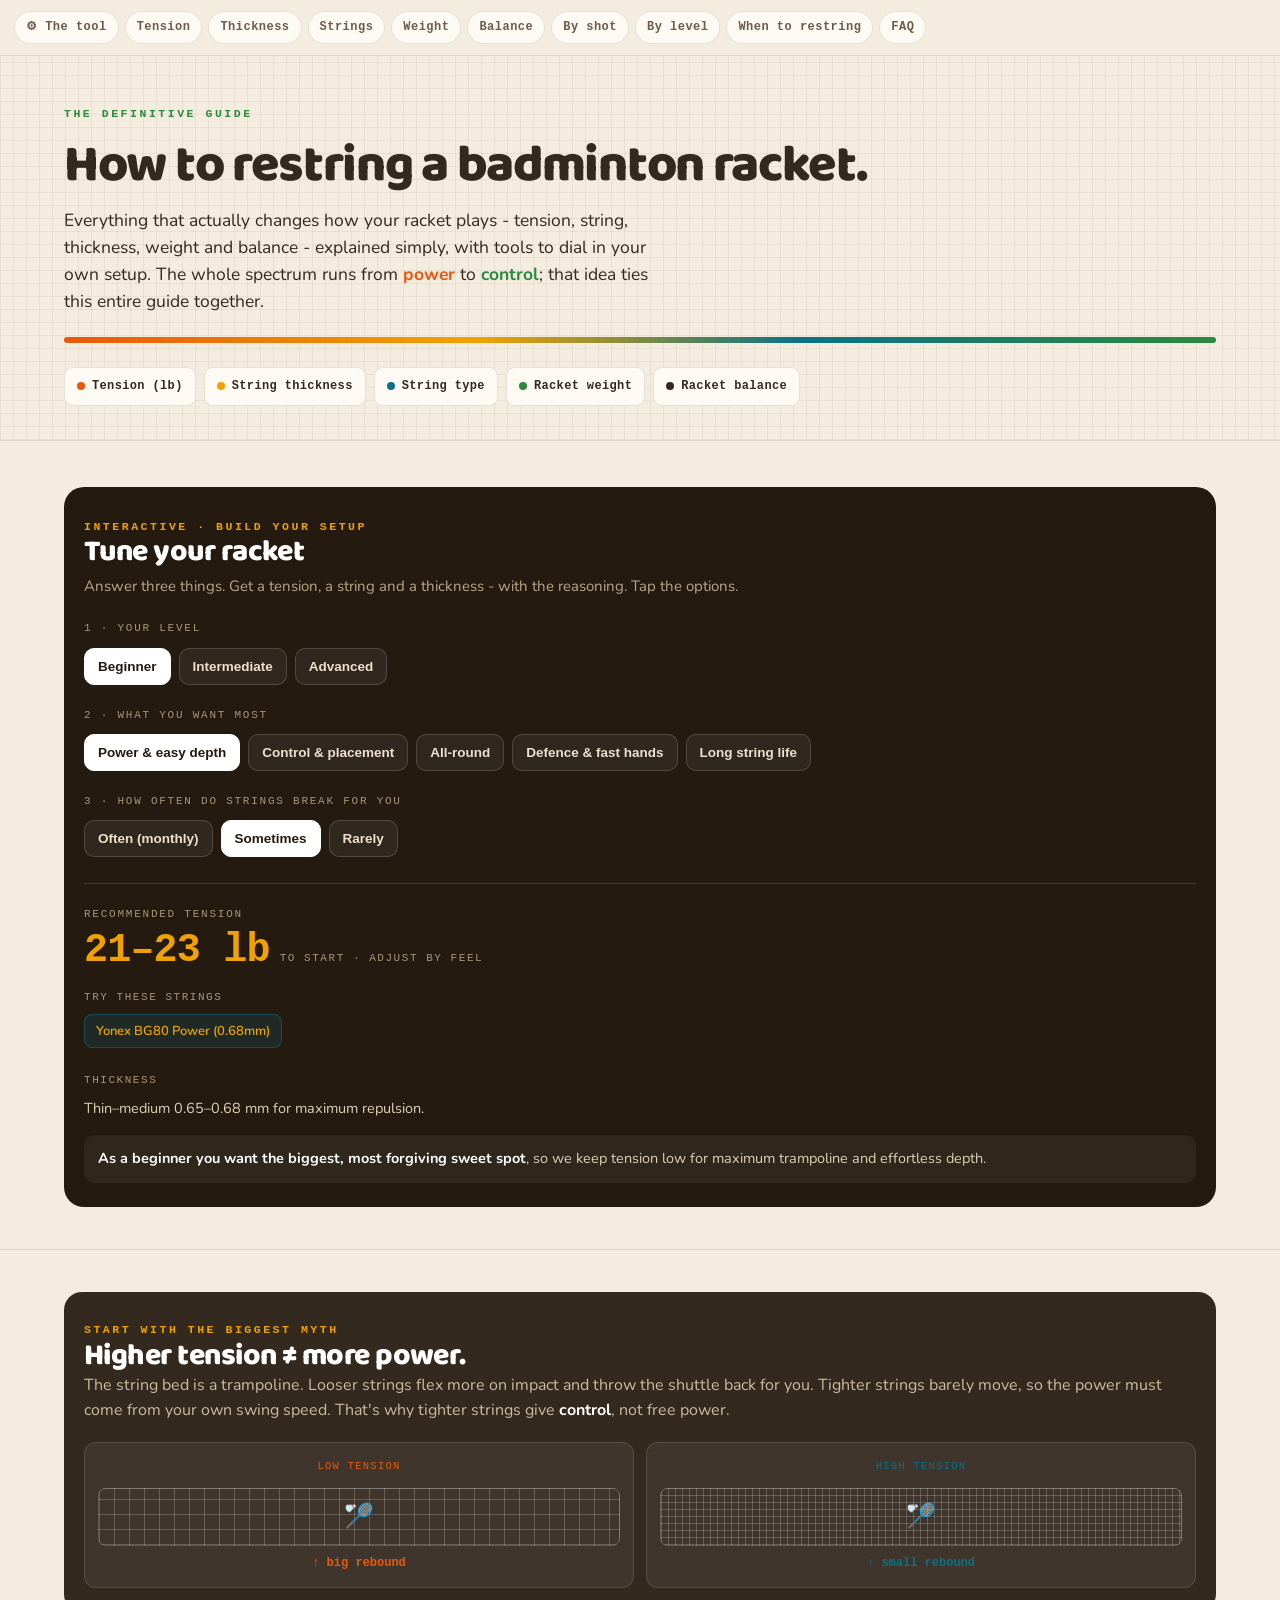
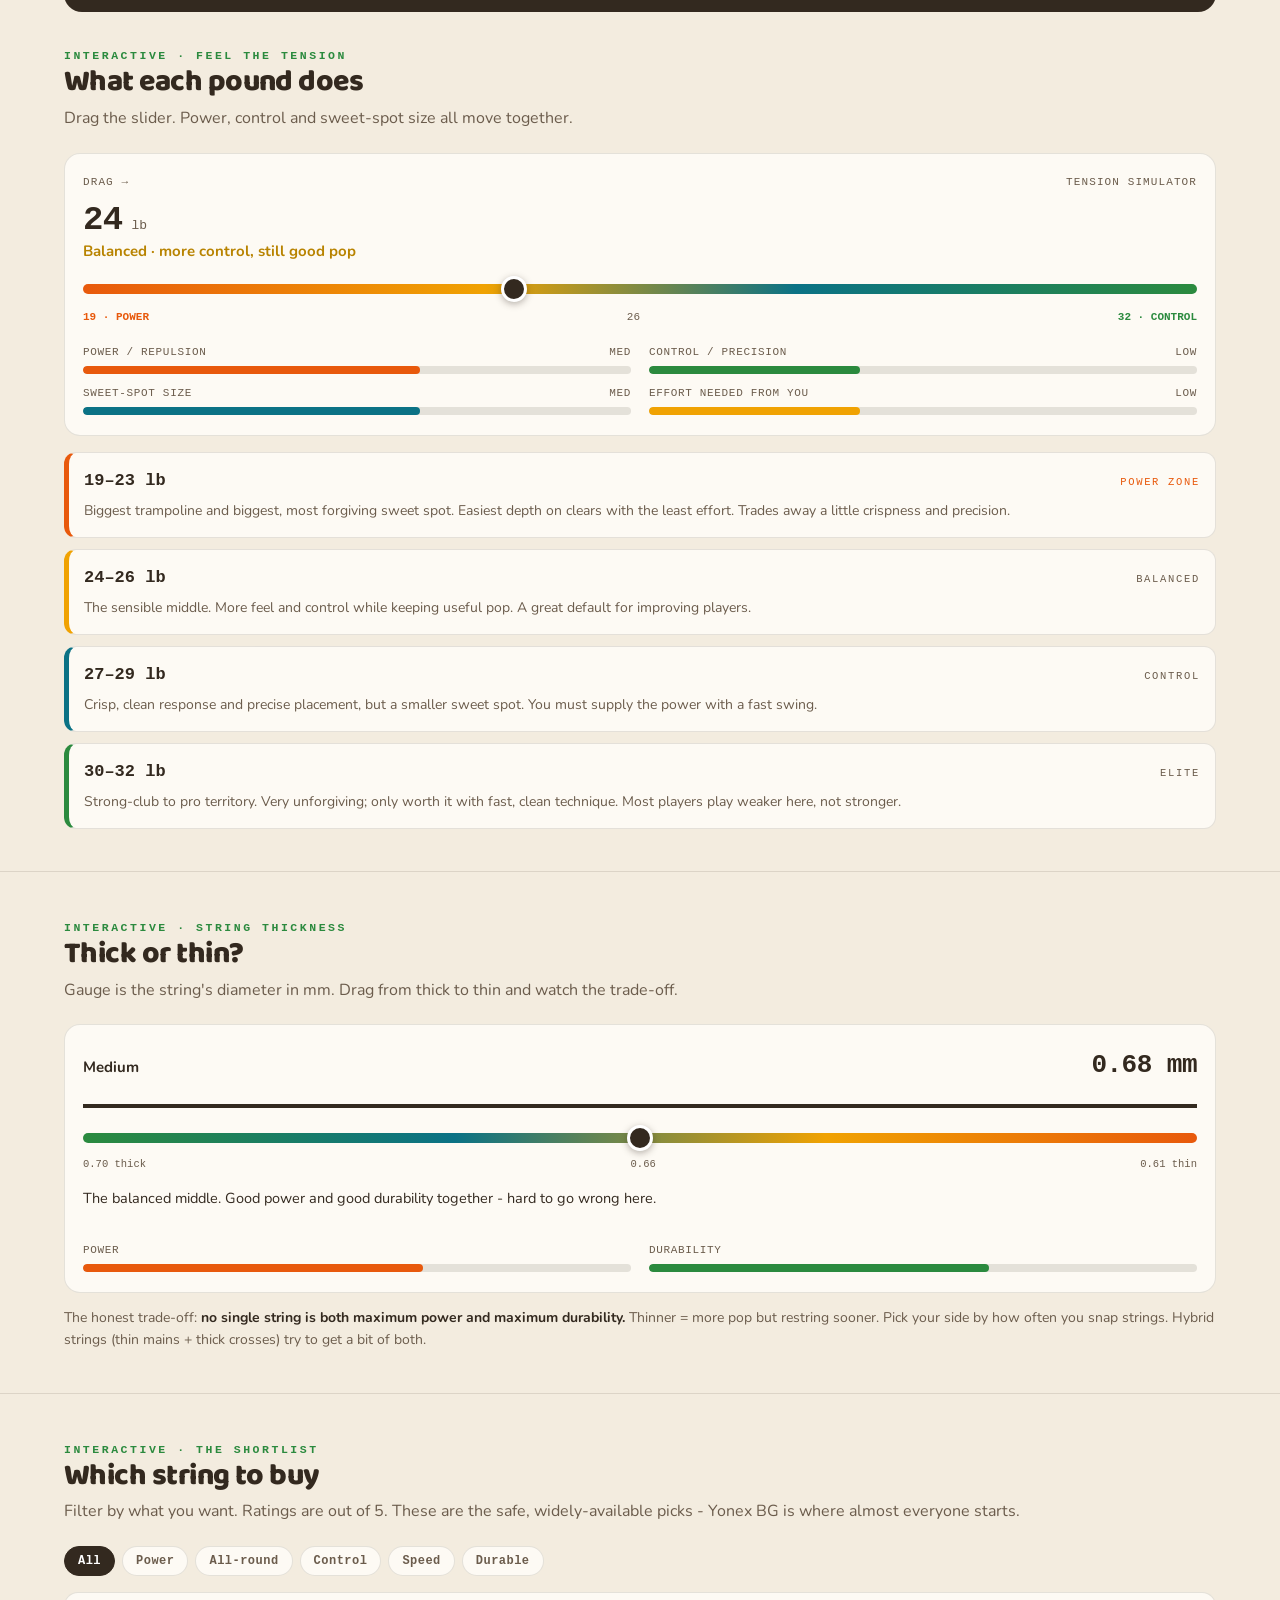
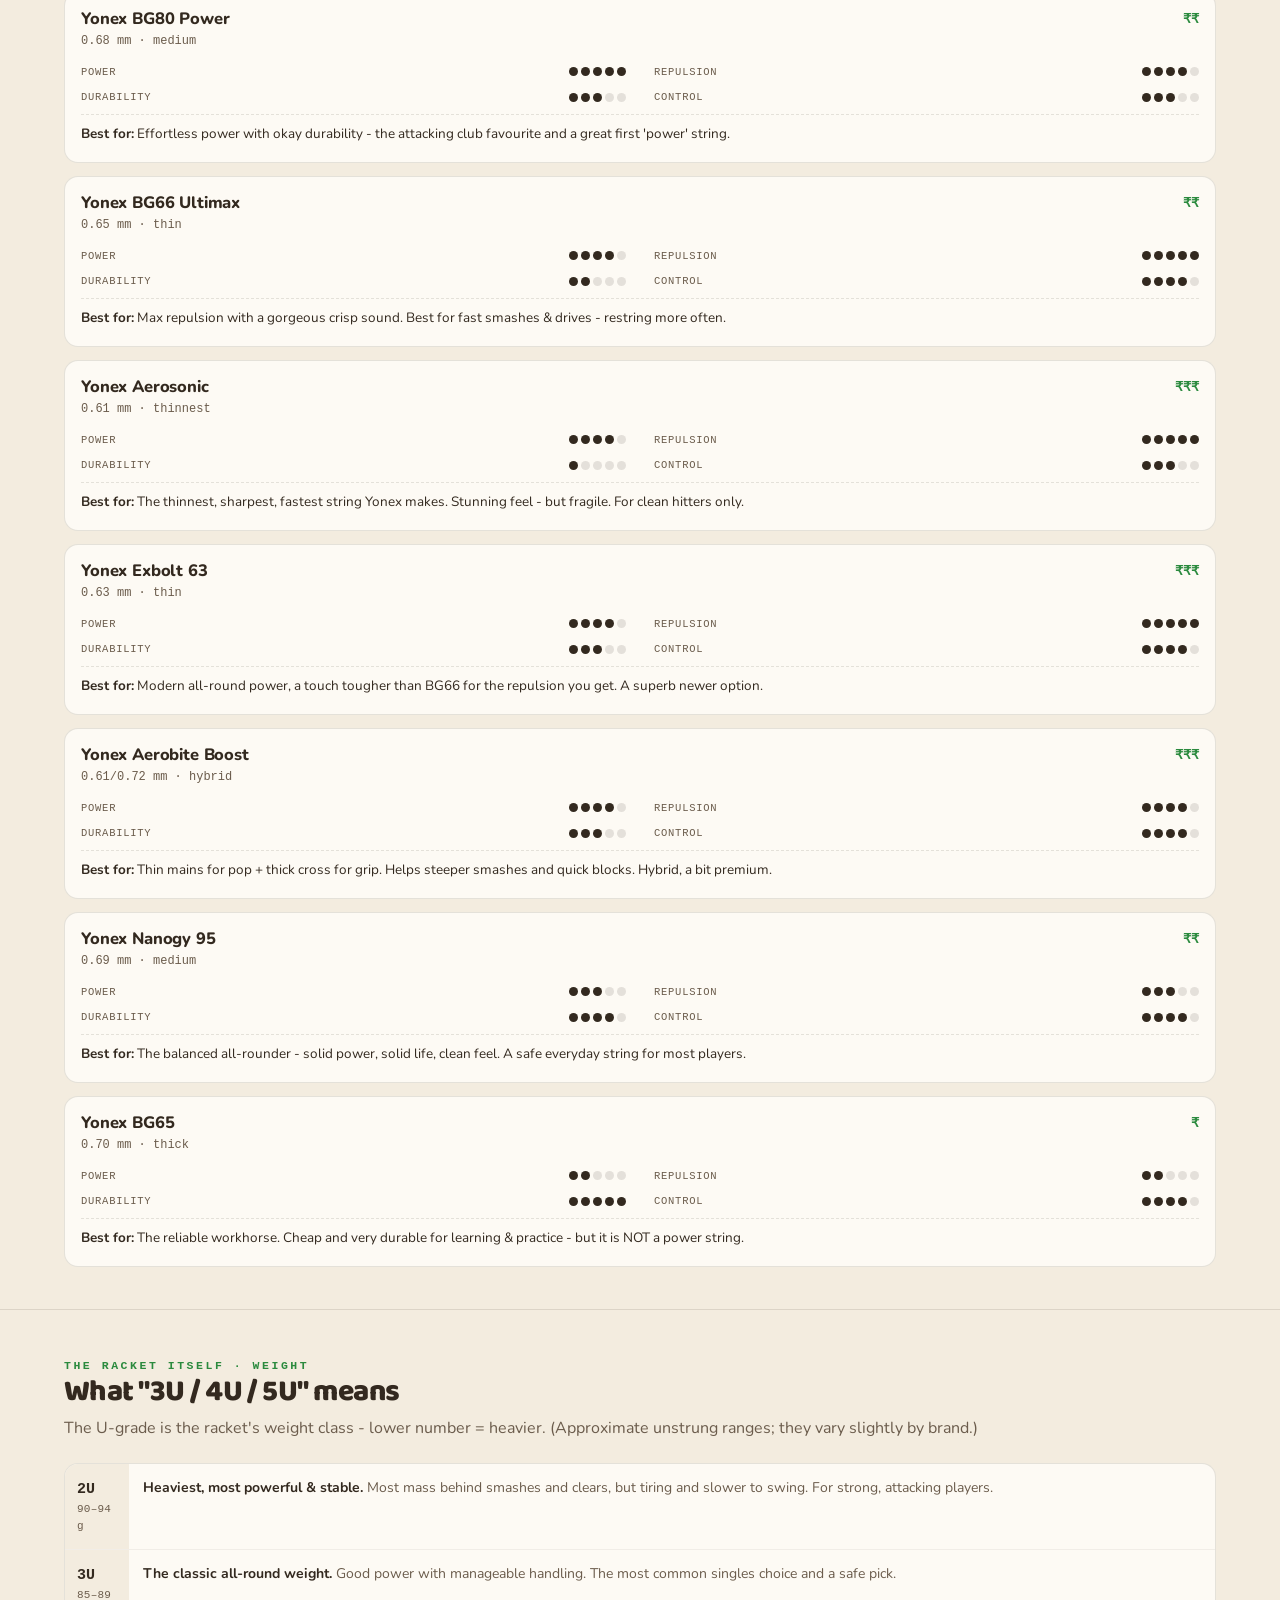
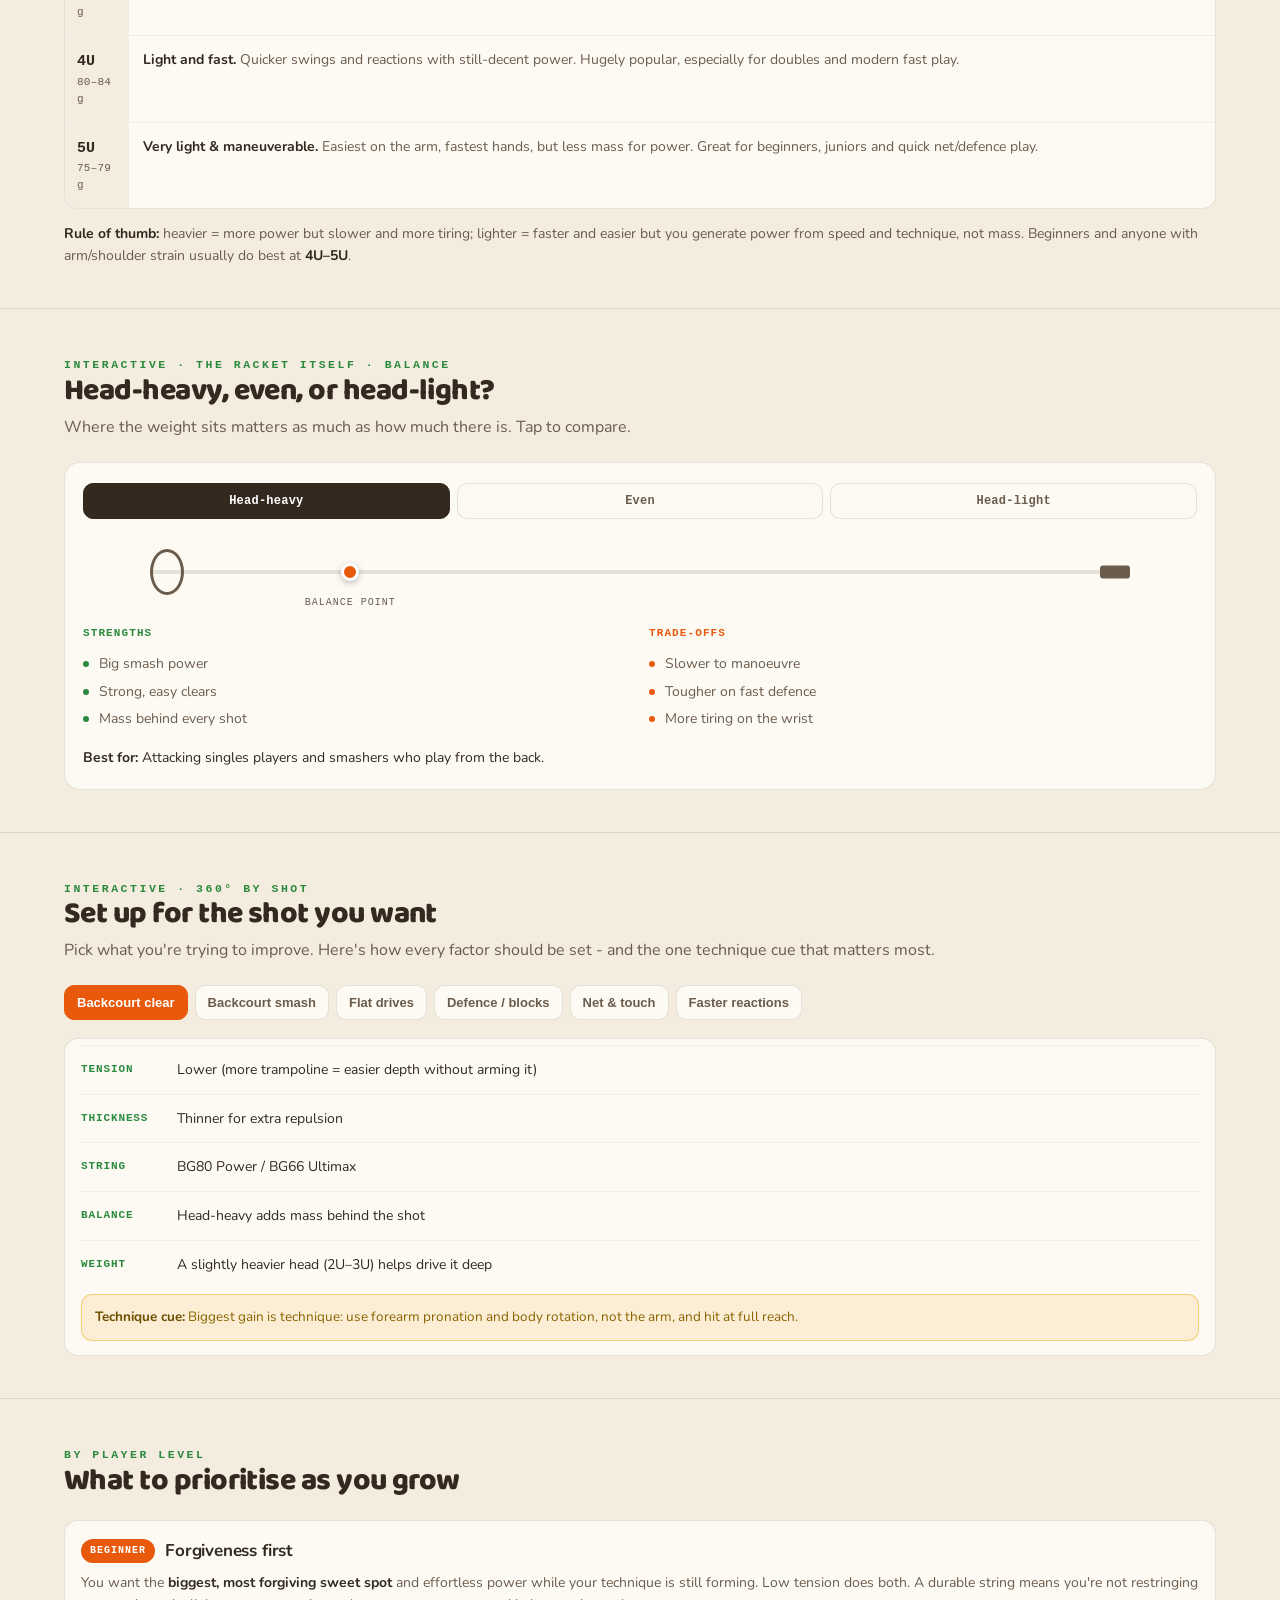
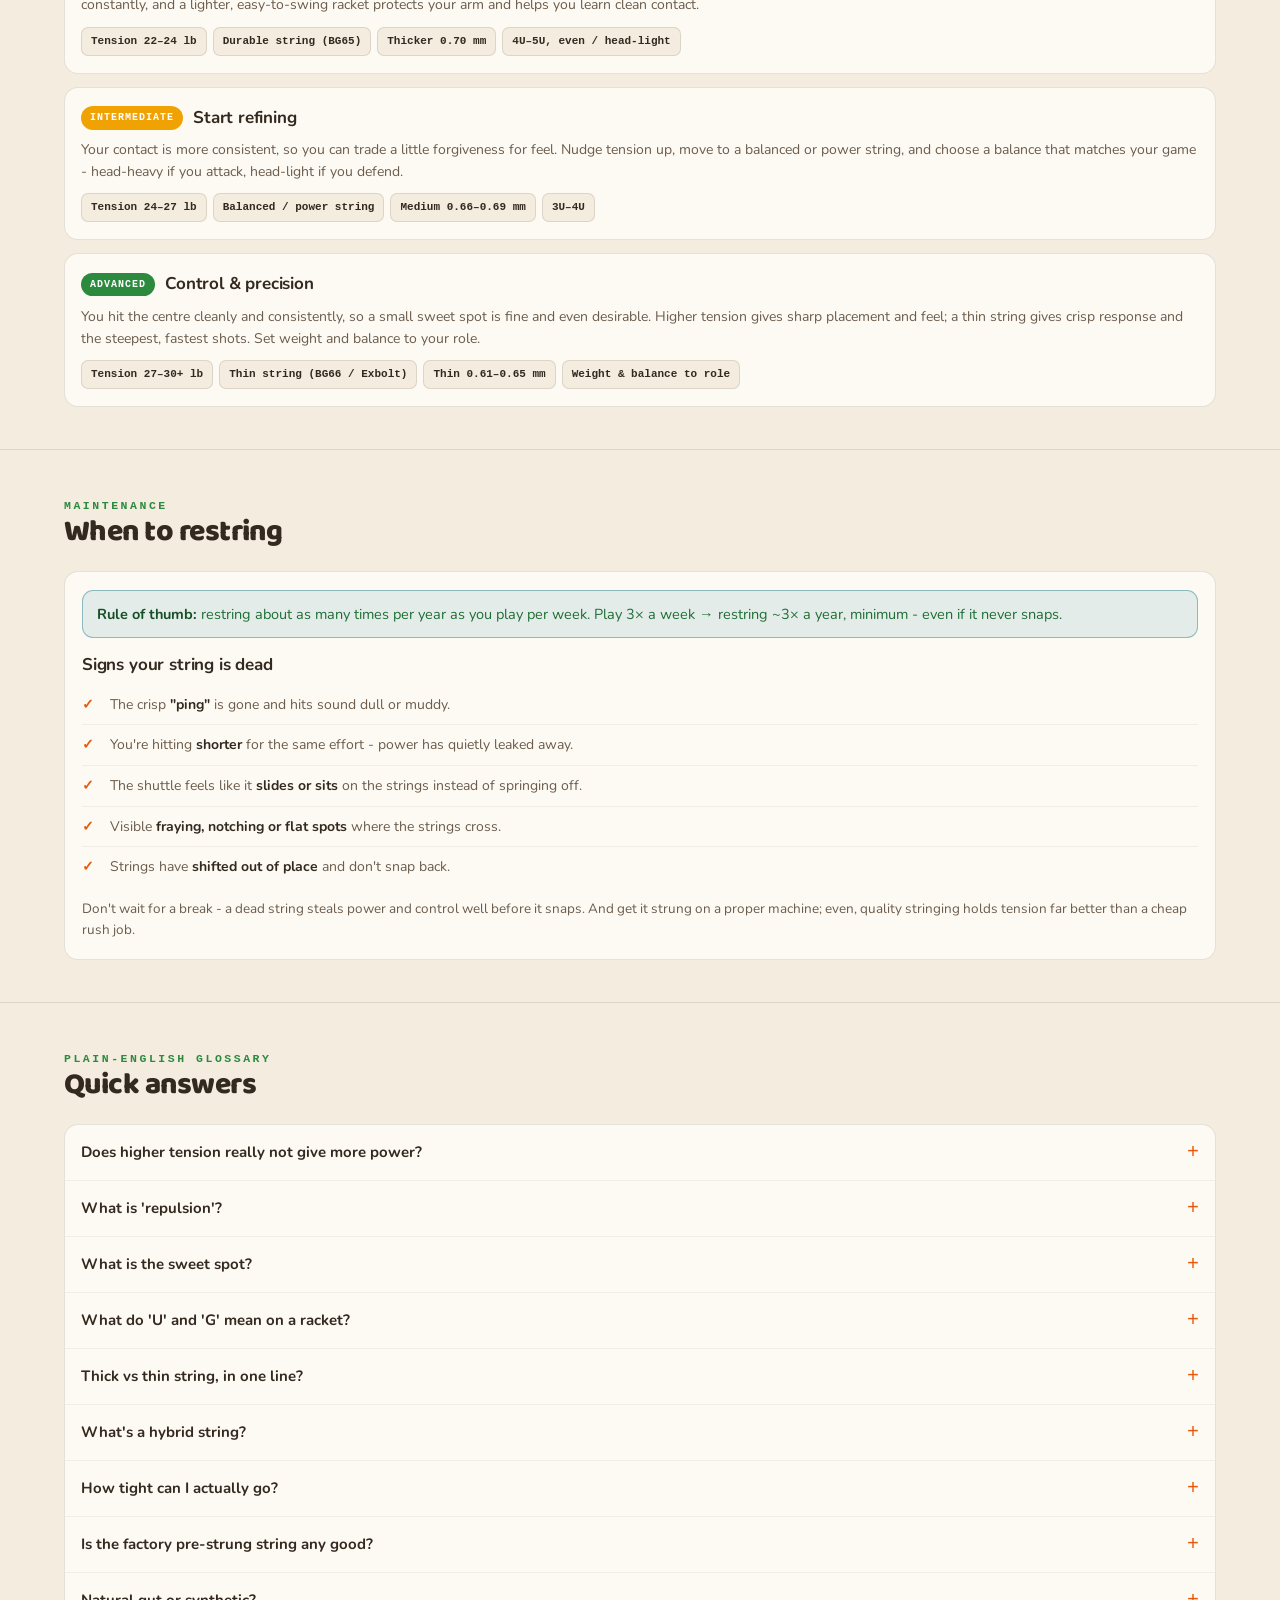
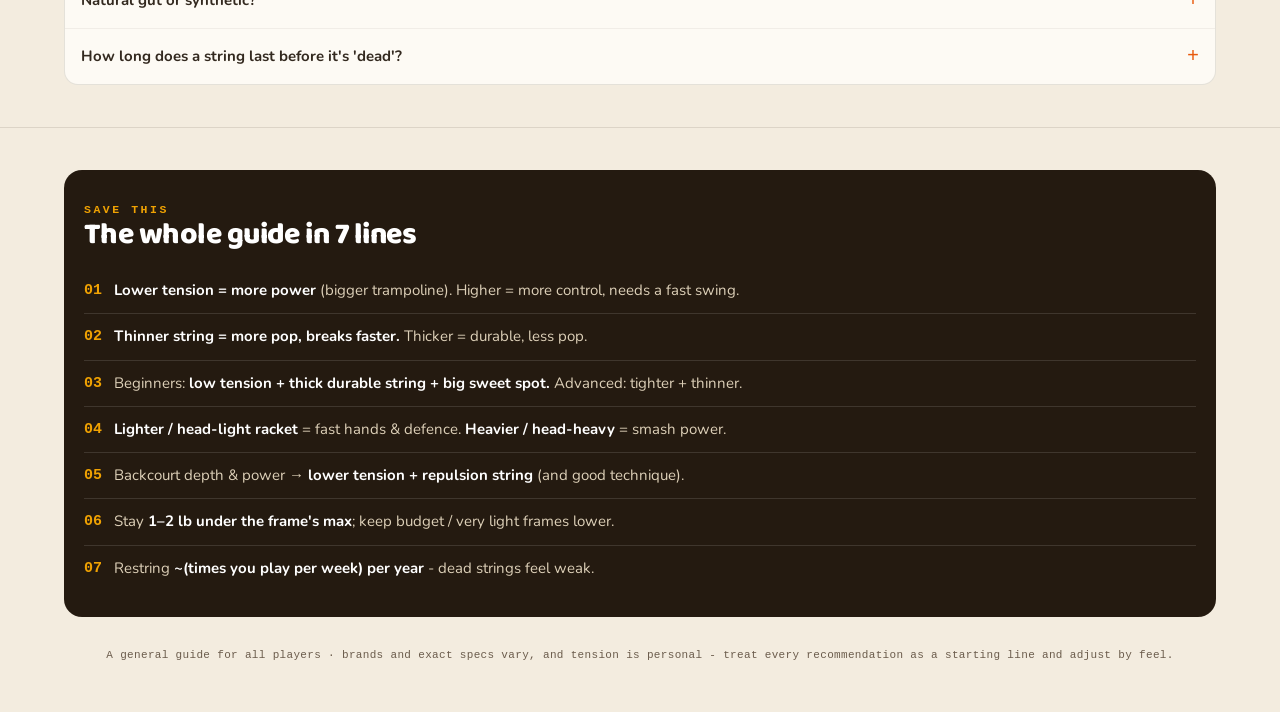
<file: tools/string-guide.html>
<!DOCTYPE html>
<html lang="en">

<head>
  <meta charset="UTF-8">
  <meta name="viewport" content="width=device-width, initial-scale=1.0">
  <title>Restringing Guide - Bady</title>
  <link rel="preconnect" href="https://fonts.googleapis.com">
  <link rel="preconnect" href="https://fonts.gstatic.com" crossorigin>
  <link href="https://fonts.googleapis.com/css2?family=Baloo+2:wght@600;700;800&family=Nunito:ital,wght@0,400;0,600;0,700;0,800;1,400&display=swap" rel="stylesheet">
  <style>
    :root {
      --bg: #f3ecdf;
      --surface: #fdfaf4;
      --console: #241a10;
      --ink: #33291f;
      --soft: #6b5c4c;
      --power: #e8590c;
      --amber: #f0a202;
      --teal: #0b7285;
      --control: #2b8a3e;
      --line: rgba(51, 41, 31, .12);
      --line2: rgba(51, 41, 31, .06);
      --mono: ui-monospace, "SF Mono", Menlo, Consolas, "Liberation Mono", monospace;
      --sans: "Nunito", -apple-system, BlinkMacSystemFont, "Segoe UI", Roboto, Helvetica, Arial, sans-serif;
      --display: "Baloo 2", var(--sans);
    }

    * {
      box-sizing: border-box;
      margin: 0;
      padding: 0
    }

    html {
      -webkit-text-size-adjust: 100%;
      scroll-behavior: smooth
    }

    body {
      font-family: var(--sans);
      background: var(--bg);
      color: var(--ink);
      line-height: 1.55;
      font-size: 16px;
      -webkit-font-smoothing: antialiased
    }

    .x {
      width: 100%;
      max-width: none;
      margin: 0 auto;
      padding: 0 5%
    }

    :focus-visible {
      outline: 2.5px solid var(--power);
      outline-offset: 2px;
      border-radius: 4px
    }

    .spectrum {
      height: 6px;
      border-radius: 6px;
      background: linear-gradient(90deg, var(--power) 0%, var(--amber) 36%, var(--teal) 64%, var(--control) 100%)
    }

    .hatch {
      background-image: repeating-linear-gradient(0deg, var(--line2) 0 1px, transparent 1px 13px), repeating-linear-gradient(90deg, var(--line2) 0 1px, transparent 1px 13px)
    }

    /* type */
    .eyebrow {
      font-family: var(--mono);
      font-size: 11.5px;
      letter-spacing: .22em;
      text-transform: uppercase;
      color: var(--control);
      font-weight: 600
    }

    h1 {
      font-family: var(--display);
      font-size: clamp(32px, 8.5vw, 52px);
      line-height: 1;
      letter-spacing: -.025em;
      font-weight: 800;
      margin: .3em 0 .28em
    }

    h2 {
      font-family: var(--display);
      font-size: clamp(22px, 5.6vw, 30px);
      line-height: 1.06;
      letter-spacing: -.018em;
      font-weight: 800
    }

    h3 {
      font-size: 17px;
      font-weight: 700;
      letter-spacing: -.01em
    }

    p {
      color: var(--soft)
    }

    .lead {
      font-size: 17.5px;
      color: var(--ink);
      max-width: 56ch
    }

    strong {
      color: var(--ink);
      font-weight: 700
    }

    /* sticky nav */
    nav {
      position: sticky;
      top: 0;
      z-index: 50;
      background: rgba(243, 236, 223, .92);
      backdrop-filter: blur(8px);
      border-bottom: 1px solid var(--line)
    }

    .navrow {
      display: flex;
      gap: 6px;
      overflow-x: auto;
      padding: 11px 14px;
      scrollbar-width: none;
      -ms-overflow-style: none
    }

    .navrow::-webkit-scrollbar {
      display: none
    }

    .navrow a {
      font-family: var(--mono);
      font-size: 12px;
      letter-spacing: .04em;
      text-decoration: none;
      color: var(--soft);
      white-space: nowrap;
      padding: 6px 11px;
      border: 1px solid var(--line);
      border-radius: 20px;
      background: var(--surface);
      font-weight: 600
    }

    .navrow a:hover {
      color: var(--ink);
      border-color: var(--soft)
    }

    header {
      padding: 44px 0 34px
    }

    .factors {
      display: flex;
      flex-wrap: wrap;
      gap: 8px;
      margin-top: 24px
    }

    .fchip {
      font-family: var(--mono);
      font-size: 12px;
      letter-spacing: .03em;
      background: var(--surface);
      border: 1px solid var(--line);
      border-radius: 9px;
      padding: 9px 12px;
      font-weight: 600;
      color: var(--ink);
      display: flex;
      align-items: center;
      gap: 7px
    }

    .fchip i {
      width: 8px;
      height: 8px;
      border-radius: 50%;
      display: inline-block
    }

    section.sec {
      padding: 42px 0;
      border-top: 1px solid var(--line)
    }

    .sec-head {
      margin-bottom: 22px
    }

    .sec-head p {
      margin-top: 7px
    }

    /* CONSOLE / recommender */
    .console {
      background: var(--console);
      color: #f6efe0;
      border-radius: 20px;
      padding: 26px 20px 24px;
      margin-top: 4px
    }

    .console .eyebrow {
      color: var(--amber)
    }

    .console h2 {
      color: #fff
    }

    .console .sub {
      color: #b8a888;
      margin-top: 6px;
      font-size: 15px
    }

    .qblock {
      margin-top: 22px
    }

    .qlabel {
      font-family: var(--mono);
      font-size: 11px;
      letter-spacing: .16em;
      text-transform: uppercase;
      color: #a89678;
      margin-bottom: 10px
    }

    .opts {
      display: flex;
      flex-wrap: wrap;
      gap: 8px
    }

    .opt {
      font-size: 13.5px;
      font-weight: 600;
      background: rgba(255, 255, 255, .06);
      border: 1px solid rgba(255, 255, 255, .16);
      color: #ede1cc;
      border-radius: 10px;
      padding: 10px 13px;
      cursor: pointer;
      transition: all .15s
    }

    .opt:hover {
      border-color: rgba(255, 255, 255, .45)
    }

    .opt[aria-pressed="true"] {
      background: #fff;
      color: var(--console);
      border-color: #fff
    }

    .result {
      margin-top: 26px;
      border-top: 1px solid rgba(255, 255, 255, .14);
      padding-top: 22px
    }

    .res-tension {
      display: flex;
      align-items: baseline;
      gap: 10px
    }

    .res-tension .big {
      font-family: var(--mono);
      font-size: 40px;
      font-weight: 700;
      letter-spacing: -.02em;
      line-height: 1;
      color: var(--amber)
    }

    .res-tension .cap {
      font-family: var(--mono);
      font-size: 11px;
      letter-spacing: .14em;
      text-transform: uppercase;
      color: #a89678
    }

    .res-row {
      margin-top: 18px
    }

    .res-row .k {
      font-family: var(--mono);
      font-size: 11px;
      letter-spacing: .14em;
      text-transform: uppercase;
      color: #a89678;
      margin-bottom: 8px
    }

    .schip {
      display: inline-block;
      font-size: 13px;
      font-weight: 600;
      background: rgba(11, 114, 133, .18);
      border: 1px solid rgba(11, 114, 133, .5);
      color: #f0a202;
      border-radius: 8px;
      padding: 6px 11px;
      margin: 0 6px 6px 0
    }

    .res-gauge {
      font-size: 14.5px;
      color: #ddd0b8
    }

    .res-why {
      margin-top: 16px;
      font-size: 14.5px;
      color: #ddd0b8;
      background: rgba(255, 255, 255, .05);
      border-radius: 11px;
      padding: 13px 14px;
      line-height: 1.5
    }

    .res-why b {
      color: #fff
    }

    /* myth */
    .myth {
      background: var(--ink);
      color: #f2e9d6;
      border-radius: 18px;
      padding: 24px 20px
    }

    .myth .eyebrow {
      color: var(--amber)
    }

    .myth h2 {
      color: #fff
    }

    .myth p {
      color: #cbbc9e
    }

    .tramp {
      display: grid;
      grid-template-columns: 1fr 1fr;
      gap: 12px;
      margin-top: 20px
    }

    .trc {
      background: rgba(255, 255, 255, .06);
      border: 1px solid rgba(255, 255, 255, .12);
      border-radius: 12px;
      padding: 15px 13px;
      text-align: center
    }

    .trc .tag {
      font-family: var(--mono);
      font-size: 10.5px;
      letter-spacing: .12em;
      text-transform: uppercase
    }

    .trc.lo .tag {
      color: var(--power)
    }

    .trc.hi .tag {
      color: var(--teal)
    }

    .bed {
      position: relative;
      height: 58px;
      margin: 13px 0 8px;
      display: flex;
      align-items: center;
      justify-content: center
    }

    .net {
      position: absolute;
      inset: 0;
      border-radius: 8px;
      border: 1px solid rgba(255, 255, 255, .18)
    }

    .net.loose {
      background-image: repeating-linear-gradient(0deg, rgba(255, 255, 255, .2) 0 1px, transparent 1px 15px), repeating-linear-gradient(90deg, rgba(255, 255, 255, .2) 0 1px, transparent 1px 15px)
    }

    .net.tight {
      background-image: repeating-linear-gradient(0deg, rgba(255, 255, 255, .2) 0 1px, transparent 1px 7px), repeating-linear-gradient(90deg, rgba(255, 255, 255, .2) 0 1px, transparent 1px 7px)
    }

    .sh {
      position: relative;
      z-index: 2;
      font-size: 24px
    }

    .trc .a {
      font-family: var(--mono);
      font-weight: 700;
      font-size: 12px;
      margin-top: 2px
    }

    .trc.lo .a {
      color: var(--power)
    }

    .trc.hi .a {
      color: var(--teal)
    }

    /* tension simulator */
    .panel {
      background: var(--surface);
      border: 1px solid var(--line);
      border-radius: 16px;
      padding: 20px 18px
    }

    .sim-top {
      display: flex;
      justify-content: space-between;
      font-family: var(--mono);
      font-size: 11px;
      letter-spacing: .1em;
      text-transform: uppercase;
      color: var(--soft);
      margin-bottom: 12px
    }

    .sim-read {
      display: flex;
      align-items: baseline;
      gap: 9px
    }

    .sim-val {
      font-family: var(--mono);
      font-size: 34px;
      font-weight: 700;
      letter-spacing: -.02em;
      line-height: 1
    }

    .sim-unit {
      font-family: var(--mono);
      font-size: 13px;
      color: var(--soft)
    }

    .sim-feel {
      font-weight: 700;
      font-size: 15px;
      margin: 3px 0 14px;
      min-height: 1.4em
    }

    .slider {
      -webkit-appearance: none;
      appearance: none;
      width: 100%;
      height: 10px;
      border-radius: 6px;
      background: linear-gradient(90deg, var(--power) 0%, var(--amber) 36%, var(--teal) 64%, var(--control) 100%);
      outline: none
    }

    .slider::-webkit-slider-thumb {
      -webkit-appearance: none;
      width: 26px;
      height: 26px;
      border-radius: 50%;
      background: var(--ink);
      border: 3px solid #fff;
      cursor: pointer;
      box-shadow: 0 2px 7px rgba(51, 41, 31, .35)
    }

    .slider::-moz-range-thumb {
      width: 24px;
      height: 24px;
      border-radius: 50%;
      background: var(--ink);
      border: 3px solid #fff;
      cursor: pointer;
      box-shadow: 0 2px 7px rgba(51, 41, 31, .35)
    }

    .ticks {
      display: flex;
      justify-content: space-between;
      font-family: var(--mono);
      font-size: 11px;
      color: var(--soft);
      margin-top: 7px
    }

    .ticks span:first-child {
      color: var(--power);
      font-weight: 600
    }

    .ticks span:last-child {
      color: var(--control);
      font-weight: 600
    }

    .meterset {
      display: grid;
      grid-template-columns: 1fr 1fr;
      gap: 11px 18px;
      margin-top: 18px
    }

    .meter .ml {
      font-family: var(--mono);
      font-size: 11px;
      letter-spacing: .06em;
      text-transform: uppercase;
      color: var(--soft);
      display: flex;
      justify-content: space-between;
      margin-bottom: 5px
    }

    .track {
      height: 8px;
      border-radius: 5px;
      background: var(--line);
      overflow: hidden
    }

    .fill {
      height: 100%;
      border-radius: 5px;
      transition: width .15s ease
    }

    /* zones */
    .zones {
      display: flex;
      flex-direction: column;
      gap: 11px
    }

    .zone {
      background: var(--surface);
      border: 1px solid var(--line);
      border-left: 5px solid var(--line);
      border-radius: 12px;
      padding: 15px 15px
    }

    .zone.p {
      border-left-color: var(--power)
    }

    .zone.b {
      border-left-color: var(--amber)
    }

    .zone.c {
      border-left-color: var(--teal)
    }

    .zone.e {
      border-left-color: var(--control)
    }

    .zt {
      display: flex;
      justify-content: space-between;
      align-items: baseline;
      gap: 10px;
      flex-wrap: wrap
    }

    .zt .lbs {
      font-family: var(--mono);
      font-weight: 700;
      font-size: 17px
    }

    .zt .zn {
      font-family: var(--mono);
      font-size: 10.5px;
      letter-spacing: .16em;
      text-transform: uppercase;
      color: var(--soft)
    }

    .zone.p .zn {
      color: var(--power)
    }

    .zone p {
      margin-top: 6px;
      font-size: 14px
    }

    /* gauge interactive */
    .gauge-head {
      display: flex;
      justify-content: space-between;
      align-items: baseline
    }

    .gauge-mm {
      font-family: var(--mono);
      font-size: 26px;
      font-weight: 700;
      letter-spacing: -.02em
    }

    .gauge-name {
      font-weight: 700;
      font-size: 15px
    }

    .gline {
      height: 0;
      margin: 18px 0;
      border-top: 2px solid var(--ink);
      transition: border-top-width .15s ease
    }

    .gauge-desc {
      font-size: 14.5px;
      color: var(--ink);
      min-height: 2.6em
    }

    .gradeticks {
      display: flex;
      justify-content: space-between;
      font-family: var(--mono);
      font-size: 10.5px;
      color: var(--soft);
      margin-top: 6px
    }

    /* string filter + cards */
    .filters {
      display: flex;
      flex-wrap: wrap;
      gap: 7px;
      margin-bottom: 16px
    }

    .fbtn {
      font-family: var(--mono);
      font-size: 12px;
      letter-spacing: .04em;
      font-weight: 600;
      background: var(--surface);
      border: 1px solid var(--line);
      color: var(--soft);
      border-radius: 20px;
      padding: 7px 13px;
      cursor: pointer
    }

    .fbtn[aria-pressed="true"] {
      background: var(--ink);
      color: #fff;
      border-color: var(--ink)
    }

    #cards {
      display: flex;
      flex-direction: column;
      gap: 13px
    }

    .card {
      background: var(--surface);
      border: 1px solid var(--line);
      border-radius: 14px;
      padding: 17px 16px
    }

    .card .top {
      display: flex;
      justify-content: space-between;
      align-items: flex-start;
      gap: 10px
    }

    .card .nm {
      font-size: 16.5px;
      font-weight: 800;
      letter-spacing: -.01em;
      line-height: 1.15
    }

    .card .gg {
      font-family: var(--mono);
      font-size: 12px;
      color: var(--soft);
      margin-top: 3px
    }

    .price {
      font-family: var(--mono);
      font-size: 13px;
      color: var(--control);
      font-weight: 700
    }

    .ratings {
      margin: 13px 0 9px;
      display: grid;
      grid-template-columns: 1fr 1fr;
      gap: 8px 20px
    }

    .rrow {
      display: flex;
      align-items: center;
      justify-content: space-between;
      gap: 8px
    }

    .rlab {
      font-family: var(--mono);
      font-size: 10.5px;
      letter-spacing: .07em;
      text-transform: uppercase;
      color: var(--soft)
    }

    .dots {
      display: flex;
      gap: 3px
    }

    .dot {
      width: 9px;
      height: 9px;
      border-radius: 50%;
      background: var(--line)
    }

    .dot.on {
      background: var(--ink)
    }

    .best {
      font-size: 13.5px;
      border-top: 1px dashed var(--line);
      padding-top: 9px
    }

    .best b {
      color: var(--ink)
    }

    /* weight table */
    .wtable {
      background: var(--surface);
      border: 1px solid var(--line);
      border-radius: 14px;
      overflow: hidden
    }

    .wrow {
      display: grid;
      grid-template-columns: 64px 1fr;
      gap: 0;
      border-top: 1px solid var(--line2)
    }

    .wrow:first-child {
      border-top: 0
    }

    .wgrade {
      font-family: var(--mono);
      font-weight: 700;
      font-size: 15px;
      padding: 14px 12px;
      background: var(--bg);
      display: flex;
      flex-direction: column;
      justify-content: center
    }

    .wgrade small {
      font-weight: 400;
      color: var(--soft);
      font-size: 11px;
      letter-spacing: .02em
    }

    .wbody {
      padding: 13px 14px;
      font-size: 14px;
      color: var(--soft)
    }

    .wbody b {
      color: var(--ink)
    }

    /* balance toggle */
    .baltabs {
      display: flex;
      gap: 7px;
      margin-bottom: 18px
    }

    .baltab {
      flex: 1;
      font-family: var(--mono);
      font-size: 12px;
      font-weight: 600;
      letter-spacing: .02em;
      background: var(--surface);
      border: 1px solid var(--line);
      color: var(--soft);
      border-radius: 10px;
      padding: 10px 6px;
      cursor: pointer;
      text-align: center
    }

    .baltab[aria-pressed="true"] {
      background: var(--ink);
      color: #fff;
      border-color: var(--ink)
    }

    .racket {
      position: relative;
      height: 70px;
      margin: 6px 0 18px
    }

    .rk-line {
      position: absolute;
      top: 50%;
      left: 6%;
      right: 6%;
      height: 4px;
      background: var(--line);
      border-radius: 3px;
      transform: translateY(-50%)
    }

    .rk-head {
      position: absolute;
      top: 50%;
      left: 6%;
      width: 34px;
      height: 46px;
      border: 3px solid var(--soft);
      border-radius: 50%;
      transform: translateY(-50%)
    }

    .rk-grip {
      position: absolute;
      top: 50%;
      right: 6%;
      width: 30px;
      height: 13px;
      background: var(--soft);
      border-radius: 3px;
      transform: translateY(-50%)
    }

    .rk-mark {
      position: absolute;
      top: 50%;
      width: 18px;
      height: 18px;
      border-radius: 50%;
      background: var(--power);
      border: 3px solid #fff;
      box-shadow: 0 2px 6px rgba(51, 41, 31, .3);
      transform: translate(-50%, -50%);
      transition: left .3s ease
    }

    .rk-cap {
      position: absolute;
      bottom: -4px;
      font-family: var(--mono);
      font-size: 10px;
      letter-spacing: .1em;
      text-transform: uppercase;
      color: var(--soft);
      transform: translateX(-50%);
      transition: left .3s ease;
      white-space: nowrap
    }

    .balgrid {
      display: grid;
      grid-template-columns: 1fr 1fr;
      gap: 13px
    }

    .balcol h4 {
      font-family: var(--mono);
      font-size: 11px;
      letter-spacing: .1em;
      text-transform: uppercase;
      margin-bottom: 8px
    }

    .balcol.good h4 {
      color: var(--control)
    }

    .balcol.less h4 {
      color: var(--power)
    }

    .balcol ul {
      list-style: none;
      font-size: 14px;
      color: var(--soft)
    }

    .balcol li {
      padding: 3px 0 3px 16px;
      position: relative
    }

    .balcol li::before {
      content: "";
      position: absolute;
      left: 0;
      top: 11px;
      width: 6px;
      height: 6px;
      border-radius: 50%
    }

    .balcol.good li::before {
      background: var(--control)
    }

    .balcol.less li::before {
      background: var(--power)
    }

    .balwho {
      margin-top: 14px;
      font-size: 14px;
      color: var(--ink)
    }

    .balwho b {
      font-weight: 700
    }

    /* shot matrix */
    .shotbtns {
      display: flex;
      flex-wrap: wrap;
      gap: 7px;
      margin-bottom: 18px
    }

    .shotbtn {
      font-size: 13px;
      font-weight: 600;
      background: var(--surface);
      border: 1px solid var(--line);
      color: var(--soft);
      border-radius: 10px;
      padding: 9px 12px;
      cursor: pointer
    }

    .shotbtn[aria-pressed="true"] {
      background: var(--power);
      color: #fff;
      border-color: var(--power)
    }

    .shotpanel {
      background: var(--surface);
      border: 1px solid var(--line);
      border-radius: 14px;
      padding: 6px 16px 14px
    }

    .frow {
      display: grid;
      grid-template-columns: 84px 1fr;
      gap: 12px;
      align-items: start;
      padding: 13px 0;
      border-top: 1px solid var(--line2)
    }

    .frow .fk {
      font-family: var(--mono);
      font-size: 11px;
      letter-spacing: .08em;
      text-transform: uppercase;
      color: var(--control);
      padding-top: 2px;
      font-weight: 600
    }

    .frow .fv {
      font-size: 14px;
      color: var(--ink)
    }

    .shottip {
      margin-top: 6px;
      background: rgba(240, 162, 2, .13);
      border: 1px solid rgba(240, 162, 2, .45);
      border-radius: 11px;
      padding: 12px 13px;
      font-size: 13.5px;
      color: #8a6300
    }

    .shottip b {
      color: #6e4f00
    }

    /* level cards */
    .levels {
      display: flex;
      flex-direction: column;
      gap: 13px
    }

    .lvl {
      background: var(--surface);
      border: 1px solid var(--line);
      border-radius: 14px;
      padding: 17px 16px
    }

    .lvl .lh {
      display: flex;
      align-items: center;
      gap: 10px;
      margin-bottom: 8px
    }

    .lvl .badge {
      font-family: var(--mono);
      font-size: 10px;
      font-weight: 700;
      letter-spacing: .1em;
      text-transform: uppercase;
      padding: 4px 9px;
      border-radius: 20px;
      color: #fff
    }

    .lvl.bg .badge {
      background: var(--power)
    }

    .lvl.in .badge {
      background: var(--amber)
    }

    .lvl.ad .badge {
      background: var(--control)
    }

    .lvl p {
      font-size: 14px
    }

    .lvl .specs {
      display: flex;
      flex-wrap: wrap;
      gap: 6px;
      margin-top: 11px
    }

    .lvl .spec {
      font-family: var(--mono);
      font-size: 11px;
      background: var(--bg);
      border: 1px solid var(--line);
      border-radius: 7px;
      padding: 5px 9px;
      color: var(--ink);
      font-weight: 600
    }

    /* checklist */
    .check {
      background: var(--surface);
      border: 1px solid var(--line);
      border-radius: 14px;
      padding: 18px 17px
    }

    .check .rule {
      background: rgba(11, 114, 133, .1);
      border: 1px solid rgba(11, 114, 133, .4);
      border-radius: 11px;
      padding: 12px 14px;
      font-size: 14.5px;
      color: #1e6e34;
      margin-bottom: 14px
    }

    .check .rule b {
      color: #164f26
    }

    .check ul {
      list-style: none
    }

    .check li {
      padding: 9px 0 9px 28px;
      position: relative;
      font-size: 14px;
      color: var(--soft);
      border-top: 1px solid var(--line2)
    }

    .check li:first-child {
      border-top: 0
    }

    .check li::before {
      content: "✓";
      position: absolute;
      left: 0;
      top: 9px;
      color: var(--power);
      font-weight: 800
    }

    .check li b {
      color: var(--ink)
    }

    /* faq accordion */
    .acc {
      border: 1px solid var(--line);
      border-radius: 14px;
      overflow: hidden;
      background: var(--surface)
    }

    .acc-item {
      border-top: 1px solid var(--line2)
    }

    .acc-item:first-child {
      border-top: 0
    }

    .acc-q {
      width: 100%;
      text-align: left;
      background: none;
      border: 0;
      cursor: pointer;
      padding: 16px 16px;
      font-size: 15px;
      font-weight: 700;
      color: var(--ink);
      display: flex;
      justify-content: space-between;
      align-items: center;
      gap: 12px;
      font-family: var(--sans)
    }

    .acc-q .plus {
      font-family: var(--mono);
      color: var(--power);
      font-size: 20px;
      font-weight: 400;
      transition: transform .2s;
      flex-shrink: 0
    }

    .acc-q[aria-expanded="true"] .plus {
      transform: rotate(45deg)
    }

    .acc-a {
      max-height: 0;
      overflow: hidden;
      transition: max-height .25s ease
    }

    .acc-a p {
      padding: 0 16px 16px;
      font-size: 14px
    }

    /* cheat */
    .cheat {
      background: var(--console);
      color: #f6efe0;
      border-radius: 18px;
      padding: 26px 20px
    }

    .cheat .eyebrow {
      color: var(--amber)
    }

    .cheat h2 {
      color: #fff
    }

    .cheat ul {
      list-style: none;
      margin-top: 16px
    }

    .cheat li {
      padding: 11px 0;
      border-top: 1px solid rgba(255, 255, 255, .12);
      display: flex;
      gap: 12px;
      font-size: 15px;
      color: #ddd0b8
    }

    .cheat li:first-child {
      border-top: 0
    }

    .cheat li b {
      color: #fff
    }

    .cheat .k {
      font-family: var(--mono);
      color: var(--amber);
      font-weight: 700;
      flex-shrink: 0
    }

    .disc {
      font-family: var(--mono);
      font-size: 11px;
      color: var(--soft);
      text-align: center;
      padding: 30px 0 6px;
      line-height: 1.6;
      letter-spacing: .03em
    }

    .reveal {
      opacity: 0;
      transform: translateY(14px);
      transition: opacity .55s ease, transform .55s ease
    }

    .reveal.in {
      opacity: 1;
      transform: none
    }

    @media (prefers-reduced-motion:reduce) {
      .reveal {
        opacity: 1;
        transform: none;
        transition: none
      }

      * {
        scroll-behavior: auto
      }
    }

    @media(min-width:640px) {
      .ratings {
        gap: 9px 28px
      }

      .balgrid {
        gap: 18px
      }
    }
  </style>
</head>

<body>

  <nav>
    <div class="navrow">
      <a href="#tool">⚙ The tool</a>
      <a href="#tension">Tension</a>
      <a href="#gauge">Thickness</a>
      <a href="#strings">Strings</a>
      <a href="#weight">Weight</a>
      <a href="#balance">Balance</a>
      <a href="#shots">By shot</a>
      <a href="#level">By level</a>
      <a href="#when">When to restring</a>
      <a href="#faq">FAQ</a>
    </div>
  </nav>

  <header class="hatch">
    <div class="x">
      <span class="eyebrow">The definitive guide</span>
      <h1>How to restring a badminton racket.</h1>
      <p class="lead">Everything that actually changes how your racket plays - tension, string, thickness, weight and
        balance - explained simply, with tools to dial in your own setup. The whole spectrum runs from <span
          style="color:var(--power);font-weight:700">power</span> to <span
          style="color:var(--control);font-weight:700">control</span>; that idea ties this entire guide together.</p>
      <div class="spectrum" style="margin-top:22px"></div>
      <div class="factors">
        <span class="fchip"><i style="background:var(--power)"></i>Tension (lb)</span>
        <span class="fchip"><i style="background:var(--amber)"></i>String thickness</span>
        <span class="fchip"><i style="background:var(--teal)"></i>String type</span>
        <span class="fchip"><i style="background:var(--control)"></i>Racket weight</span>
        <span class="fchip"><i style="background:var(--ink)"></i>Racket balance</span>
      </div>
    </div>
  </header>

  <!-- TOOL -->
  <section class="sec" id="tool">
    <div class="x">
      <div class="console reveal">
        <span class="eyebrow">Interactive · build your setup</span>
        <h2>Tune your racket</h2>
        <p class="sub">Answer three things. Get a tension, a string and a thickness - with the reasoning. Tap the
          options.</p>

        <div class="qblock">
          <div class="qlabel">1 · Your level</div>
          <div class="opts" id="q-level">
            <button class="opt" data-v="beginner" aria-pressed="true">Beginner</button>
            <button class="opt" data-v="intermediate" aria-pressed="false">Intermediate</button>
            <button class="opt" data-v="advanced" aria-pressed="false">Advanced</button>
          </div>
        </div>

        <div class="qblock">
          <div class="qlabel">2 · What you want most</div>
          <div class="opts" id="q-priority">
            <button class="opt" data-v="power" aria-pressed="true">Power &amp; easy depth</button>
            <button class="opt" data-v="control" aria-pressed="false">Control &amp; placement</button>
            <button class="opt" data-v="allround" aria-pressed="false">All-round</button>
            <button class="opt" data-v="defence" aria-pressed="false">Defence &amp; fast hands</button>
            <button class="opt" data-v="durability" aria-pressed="false">Long string life</button>
          </div>
        </div>

        <div class="qblock">
          <div class="qlabel">3 · How often do strings break for you</div>
          <div class="opts" id="q-breaks">
            <button class="opt" data-v="often" aria-pressed="false">Often (monthly)</button>
            <button class="opt" data-v="sometimes" aria-pressed="true">Sometimes</button>
            <button class="opt" data-v="rarely" aria-pressed="false">Rarely</button>
          </div>
        </div>

        <div class="result">
          <div class="qlabel" style="margin-bottom:8px">Recommended tension</div>
          <div class="res-tension"><span class="big" id="r-tension">-</span><span class="cap">to start · adjust by
              feel</span></div>
          <div class="res-row">
            <div class="k">Try these strings</div>
            <div id="r-strings"></div>
          </div>
          <div class="res-row">
            <div class="k">Thickness</div>
            <div class="res-gauge" id="r-gauge"></div>
          </div>
          <div class="res-why" id="r-why"></div>
        </div>
      </div>
    </div>
  </section>

  <!-- TENSION -->
  <section class="sec" id="tension">
    <div class="x">
      <div class="myth reveal">
        <span class="eyebrow">Start with the biggest myth</span>
        <h2>Higher tension ≠ more power.</h2>
        <p>The string bed is a trampoline. Looser strings flex more on impact and throw the shuttle back for you.
          Tighter strings barely move, so the power must come from your own swing speed. That's why tighter strings give
          <strong style="color:#fff">control</strong>, not free power.</p>
        <div class="tramp">
          <div class="trc lo">
            <div class="tag">Low tension</div>
            <div class="bed">
              <div class="net loose"></div><span class="sh">🏸</span>
            </div>
            <div class="a">↑ big rebound</div>
          </div>
          <div class="trc hi">
            <div class="tag">High tension</div>
            <div class="bed">
              <div class="net tight"></div><span class="sh">🏸</span>
            </div>
            <div class="a">↑ small rebound</div>
          </div>
        </div>
      </div>

      <div class="sec-head reveal" style="margin-top:30px">
        <span class="eyebrow">Interactive · feel the tension</span>
        <h2>What each pound does</h2>
        <p>Drag the slider. Power, control and sweet-spot size all move together.</p>
      </div>
      <div class="panel reveal">
        <div class="sim-top"><span>Drag →</span><span>Tension simulator</span></div>
        <div class="sim-read"><span class="sim-val" id="s-val">24</span><span class="sim-unit">lb</span></div>
        <div class="sim-feel" id="s-feel"></div>
        <input class="slider" id="s-slider" type="range" min="19" max="32" step="1" value="24"
          aria-label="Tension in pounds">
        <div class="ticks"><span>19 · POWER</span><span>26</span><span>32 · CONTROL</span></div>
        <div class="meterset">
          <div class="meter">
            <div class="ml"><span>Power / repulsion</span><span id="m-pwr-t"></span></div>
            <div class="track">
              <div class="fill" id="m-pwr" style="background:var(--power)"></div>
            </div>
          </div>
          <div class="meter">
            <div class="ml"><span>Control / precision</span><span id="m-ctl-t"></span></div>
            <div class="track">
              <div class="fill" id="m-ctl" style="background:var(--control)"></div>
            </div>
          </div>
          <div class="meter">
            <div class="ml"><span>Sweet-spot size</span><span id="m-sweet-t"></span></div>
            <div class="track">
              <div class="fill" id="m-sweet" style="background:var(--teal)"></div>
            </div>
          </div>
          <div class="meter">
            <div class="ml"><span>Effort needed from you</span><span id="m-eff-t"></span></div>
            <div class="track">
              <div class="fill" id="m-eff" style="background:var(--amber)"></div>
            </div>
          </div>
        </div>
      </div>

      <div class="zones reveal" style="margin-top:16px">
        <div class="zone p">
          <div class="zt"><span class="lbs">19–23 lb</span><span class="zn">Power zone</span></div>
          <p>Biggest trampoline and biggest, most forgiving sweet spot. Easiest depth on clears with the least effort.
            Trades away a little crispness and precision.</p>
        </div>
        <div class="zone b">
          <div class="zt"><span class="lbs">24–26 lb</span><span class="zn">Balanced</span></div>
          <p>The sensible middle. More feel and control while keeping useful pop. A great default for improving players.
          </p>
        </div>
        <div class="zone c">
          <div class="zt"><span class="lbs">27–29 lb</span><span class="zn">Control</span></div>
          <p>Crisp, clean response and precise placement, but a smaller sweet spot. You must supply the power with a
            fast swing.</p>
        </div>
        <div class="zone e">
          <div class="zt"><span class="lbs">30–32 lb</span><span class="zn">Elite</span></div>
          <p>Strong-club to pro territory. Very unforgiving; only worth it with fast, clean technique. Most players play
            weaker here, not stronger.</p>
        </div>
      </div>
    </div>
  </section>

  <!-- GAUGE -->
  <section class="sec" id="gauge">
    <div class="x">
      <div class="sec-head reveal">
        <span class="eyebrow">Interactive · string thickness</span>
        <h2>Thick or thin?</h2>
        <p>Gauge is the string's diameter in mm. Drag from thick to thin and watch the trade-off.</p>
      </div>
      <div class="panel reveal">
        <div class="gauge-head"><span class="gauge-name" id="g-name">Medium</span><span class="gauge-mm" id="g-mm">0.68
            mm</span></div>
        <div class="gline" id="g-line" style="border-top-width:4px"></div>
        <input class="slider" id="g-slider" type="range" min="0" max="4" step="1" value="2"
          style="background:linear-gradient(90deg,var(--control),var(--teal),var(--amber),var(--power))"
          aria-label="String thickness">
        <div class="gradeticks"><span>0.70 thick</span><span>0.66</span><span>0.61 thin</span></div>
        <div class="gauge-desc" id="g-desc" style="margin-top:14px"></div>
        <div class="meterset" style="grid-template-columns:1fr 1fr">
          <div class="meter">
            <div class="ml"><span>Power</span></div>
            <div class="track">
              <div class="fill" id="g-pwr" style="background:var(--power)"></div>
            </div>
          </div>
          <div class="meter">
            <div class="ml"><span>Durability</span></div>
            <div class="track">
              <div class="fill" id="g-dur" style="background:var(--control)"></div>
            </div>
          </div>
        </div>
      </div>
      <p class="reveal" style="margin-top:14px;font-size:14px">The honest trade-off: <strong>no single string is both
          maximum power and maximum durability.</strong> Thinner = more pop but restring sooner. Pick your side by how
        often you snap strings. Hybrid strings (thin mains + thick crosses) try to get a bit of both.</p>
    </div>
  </section>

  <!-- STRINGS -->
  <section class="sec" id="strings">
    <div class="x">
      <div class="sec-head reveal">
        <span class="eyebrow">Interactive · the shortlist</span>
        <h2>Which string to buy</h2>
        <p>Filter by what you want. Ratings are out of 5. These are the safe, widely-available picks - Yonex BG is where
          almost everyone starts.</p>
      </div>
      <div class="filters reveal" id="filters">
        <button class="fbtn" data-f="all" aria-pressed="true">All</button>
        <button class="fbtn" data-f="power" aria-pressed="false">Power</button>
        <button class="fbtn" data-f="allround" aria-pressed="false">All-round</button>
        <button class="fbtn" data-f="control" aria-pressed="false">Control</button>
        <button class="fbtn" data-f="speed" aria-pressed="false">Speed</button>
        <button class="fbtn" data-f="durable" aria-pressed="false">Durable</button>
      </div>
      <div id="cards"></div>
    </div>
  </section>

  <!-- WEIGHT -->
  <section class="sec" id="weight">
    <div class="x">
      <div class="sec-head reveal">
        <span class="eyebrow">The racket itself · weight</span>
        <h2>What "3U / 4U / 5U" means</h2>
        <p>The U-grade is the racket's weight class - lower number = heavier. (Approximate unstrung ranges; they vary
          slightly by brand.)</p>
      </div>
      <div class="wtable reveal">
        <div class="wrow">
          <div class="wgrade">2U<small>90–94 g</small></div>
          <div class="wbody"><b>Heaviest, most powerful & stable.</b> Most mass behind smashes and clears, but tiring
            and slower to swing. For strong, attacking players.</div>
        </div>
        <div class="wrow">
          <div class="wgrade">3U<small>85–89 g</small></div>
          <div class="wbody"><b>The classic all-round weight.</b> Good power with manageable handling. The most common
            singles choice and a safe pick.</div>
        </div>
        <div class="wrow">
          <div class="wgrade">4U<small>80–84 g</small></div>
          <div class="wbody"><b>Light and fast.</b> Quicker swings and reactions with still-decent power. Hugely
            popular, especially for doubles and modern fast play.</div>
        </div>
        <div class="wrow">
          <div class="wgrade">5U<small>75–79 g</small></div>
          <div class="wbody"><b>Very light & maneuverable.</b> Easiest on the arm, fastest hands, but less mass for
            power. Great for beginners, juniors and quick net/defence play.</div>
        </div>
      </div>
      <p class="reveal" style="margin-top:14px;font-size:14px"><strong>Rule of thumb:</strong> heavier = more power but
        slower and more tiring; lighter = faster and easier but you generate power from speed and technique, not mass.
        Beginners and anyone with arm/shoulder strain usually do best at <strong>4U–5U</strong>.</p>
    </div>
  </section>

  <!-- BALANCE -->
  <section class="sec" id="balance">
    <div class="x">
      <div class="sec-head reveal">
        <span class="eyebrow">Interactive · the racket itself · balance</span>
        <h2>Head-heavy, even, or head-light?</h2>
        <p>Where the weight sits matters as much as how much there is. Tap to compare.</p>
      </div>
      <div class="panel reveal">
        <div class="baltabs" id="baltabs">
          <button class="baltab" data-b="heavy" aria-pressed="true">Head-heavy</button>
          <button class="baltab" data-b="even" aria-pressed="false">Even</button>
          <button class="baltab" data-b="light" aria-pressed="false">Head-light</button>
        </div>
        <div class="racket">
          <div class="rk-line"></div>
          <div class="rk-head"></div>
          <div class="rk-grip"></div>
          <div class="rk-mark" id="rk-mark"></div>
          <div class="rk-cap" id="rk-cap">balance point</div>
        </div>
        <div class="balgrid">
          <div class="balcol good">
            <h4>Strengths</h4>
            <ul id="bal-good"></ul>
          </div>
          <div class="balcol less">
            <h4>Trade-offs</h4>
            <ul id="bal-less"></ul>
          </div>
        </div>
        <div class="balwho" id="bal-who"></div>
      </div>
    </div>
  </section>

  <!-- SHOTS -->
  <section class="sec" id="shots">
    <div class="x">
      <div class="sec-head reveal">
        <span class="eyebrow">Interactive · 360° by shot</span>
        <h2>Set up for the shot you want</h2>
        <p>Pick what you're trying to improve. Here's how every factor should be set - and the one technique cue that
          matters most.</p>
      </div>
      <div class="shotbtns reveal" id="shotbtns">
        <button class="shotbtn" data-s="clear" aria-pressed="true">Backcourt clear</button>
        <button class="shotbtn" data-s="smash" aria-pressed="false">Backcourt smash</button>
        <button class="shotbtn" data-s="drive" aria-pressed="false">Flat drives</button>
        <button class="shotbtn" data-s="defence" aria-pressed="false">Defence / blocks</button>
        <button class="shotbtn" data-s="net" aria-pressed="false">Net &amp; touch</button>
        <button class="shotbtn" data-s="reaction" aria-pressed="false">Faster reactions</button>
      </div>
      <div class="shotpanel reveal" id="shotpanel"></div>
    </div>
  </section>

  <!-- LEVEL -->
  <section class="sec" id="level">
    <div class="x">
      <div class="sec-head reveal">
        <span class="eyebrow">By player level</span>
        <h2>What to prioritise as you grow</h2>
      </div>
      <div class="levels reveal">
        <div class="lvl bg">
          <div class="lh"><span class="badge">Beginner</span>
            <h3>Forgiveness first</h3>
          </div>
          <p>You want the <strong>biggest, most forgiving sweet spot</strong> and effortless power while your technique
            is still forming. Low tension does both. A durable string means you're not restringing constantly, and a
            lighter, easy-to-swing racket protects your arm and helps you learn clean contact.</p>
          <div class="specs"><span class="spec">Tension 22–24 lb</span><span class="spec">Durable string
              (BG65)</span><span class="spec">Thicker 0.70 mm</span><span class="spec">4U–5U, even / head-light</span>
          </div>
        </div>
        <div class="lvl in">
          <div class="lh"><span class="badge">Intermediate</span>
            <h3>Start refining</h3>
          </div>
          <p>Your contact is more consistent, so you can trade a little forgiveness for feel. Nudge tension up, move to
            a balanced or power string, and choose a balance that matches your game - head-heavy if you attack,
            head-light if you defend.</p>
          <div class="specs"><span class="spec">Tension 24–27 lb</span><span class="spec">Balanced / power
              string</span><span class="spec">Medium 0.66–0.69 mm</span><span class="spec">3U–4U</span></div>
        </div>
        <div class="lvl ad">
          <div class="lh"><span class="badge">Advanced</span>
            <h3>Control & precision</h3>
          </div>
          <p>You hit the centre cleanly and consistently, so a small sweet spot is fine and even desirable. Higher
            tension gives sharp placement and feel; a thin string gives crisp response and the steepest, fastest shots.
            Set weight and balance to your role.</p>
          <div class="specs"><span class="spec">Tension 27–30+ lb</span><span class="spec">Thin string (BG66 /
              Exbolt)</span><span class="spec">Thin 0.61–0.65 mm</span><span class="spec">Weight & balance to
              role</span></div>
        </div>
      </div>
    </div>
  </section>

  <!-- WHEN -->
  <section class="sec" id="when">
    <div class="x">
      <div class="sec-head reveal">
        <span class="eyebrow">Maintenance</span>
        <h2>When to restring</h2>
      </div>
      <div class="check reveal">
        <div class="rule"><b>Rule of thumb:</b> restring about as many times per year as you play per week. Play 3× a
          week → restring ~3× a year, minimum - even if it never snaps.</div>
        <h3 style="margin-bottom:6px">Signs your string is dead</h3>
        <ul>
          <li>The crisp <b>"ping"</b> is gone and hits sound dull or muddy.</li>
          <li>You're hitting <b>shorter</b> for the same effort - power has quietly leaked away.</li>
          <li>The shuttle feels like it <b>slides or sits</b> on the strings instead of springing off.</li>
          <li>Visible <b>fraying, notching or flat spots</b> where the strings cross.</li>
          <li>Strings have <b>shifted out of place</b> and don't snap back.</li>
        </ul>
        <p style="margin-top:12px;font-size:13.5px">Don't wait for a break - a dead string steals power and control well
          before it snaps. And get it strung on a proper machine; even, quality stringing holds tension far better than
          a cheap rush job.</p>
      </div>
    </div>
  </section>

  <!-- FAQ -->
  <section class="sec" id="faq">
    <div class="x">
      <div class="sec-head reveal">
        <span class="eyebrow">Plain-English glossary</span>
        <h2>Quick answers</h2>
      </div>
      <div class="acc reveal" id="acc"></div>
    </div>
  </section>

  <!-- CHEAT -->
  <section class="sec">
    <div class="x">
      <div class="cheat reveal">
        <span class="eyebrow">Save this</span>
        <h2>The whole guide in 7 lines</h2>
        <ul>
          <li><span class="k">01</span><span><b>Lower tension = more power</b> (bigger trampoline). Higher = more
              control, needs a fast swing.</span></li>
          <li><span class="k">02</span><span><b>Thinner string = more pop, breaks faster.</b> Thicker = durable, less
              pop.</span></li>
          <li><span class="k">03</span><span>Beginners: <b>low tension + thick durable string + big sweet spot.</b>
              Advanced: tighter + thinner.</span></li>
          <li><span class="k">04</span><span><b>Lighter / head-light racket</b> = fast hands & defence. <b>Heavier /
                head-heavy</b> = smash power.</span></li>
          <li><span class="k">05</span><span>Backcourt depth & power → <b>lower tension + repulsion string</b> (and good
              technique).</span></li>
          <li><span class="k">06</span><span>Stay <b>1–2 lb under the frame's max</b>; keep budget / very light frames
              lower.</span></li>
          <li><span class="k">07</span><span>Restring <b>~(times you play per week) per year</b> - dead strings feel
              weak.</span></li>
        </ul>
      </div>
      <p class="disc">A general guide for all players · brands and exact specs vary, and tension is personal - treat
        every recommendation as a starting line and adjust by feel.</p>
    </div>
  </section>

  <script>
    (function () {
      "use strict";
      function pct(v, min, max) { return Math.max(0, Math.min(100, (v - min) / (max - min) * 100)); }

      /* ---------- RECOMMENDER ---------- */
      var state = { level: "beginner", priority: "power", breaks: "sometimes" };
      function bindGroup(id, key) {
        var g = document.getElementById(id);
        g.addEventListener("click", function (e) {
          var b = e.target.closest("button"); if (!b) return;
          state[key] = b.dataset.v;
          g.querySelectorAll("button").forEach(function (x) { x.setAttribute("aria-pressed", x === b ? "true" : "false"); });
          recommend();
        });
      }
      bindGroup("q-level", "level"); bindGroup("q-priority", "priority"); bindGroup("q-breaks", "breaks");

      function recommend() {
        var center = { beginner: 23, intermediate: 25, advanced: 28 }[state.level];
        var shift = { power: -1.5, control: 1.5, allround: 0, defence: -0.5, durability: 0 }[state.priority];
        var c = Math.round(center + shift); if (c < 19) c = 19; if (c > 31) c = 31;
        document.getElementById("r-tension").textContent = (c - 1) + "–" + (c + 1) + " lb";

        var strings, gauge;
        if (state.breaks === "often") {
          strings = ["Yonex BG65 (0.70mm) - toughest", "Yonex Nanogy 95 (0.69mm)"];
          gauge = "Thicker 0.69–0.70 mm so it survives.";
        } else if (state.priority === "power") {
          strings = state.breaks === "rarely" ? ["Yonex BG66 Ultimax (0.65mm)", "Yonex BG80 Power (0.68mm)"] : ["Yonex BG80 Power (0.68mm)"];
          gauge = "Thin–medium 0.65–0.68 mm for maximum repulsion.";
        } else if (state.priority === "control") {
          strings = ["Yonex Exbolt 63 (0.63mm)", "Yonex Nanogy 95 (0.69mm)"];
          gauge = "Medium-thin 0.63–0.69 mm for a crisp, precise feel.";
        } else if (state.priority === "defence") {
          strings = ["Yonex BG66 Ultimax (0.65mm)", "Yonex Aerobite Boost (hybrid)"];
          gauge = "Thin 0.61–0.65 mm for quick rebound on blocks & drives.";
        } else if (state.priority === "durability") {
          strings = ["Yonex BG65 (0.70mm)", "Yonex Nanogy 95 (0.69mm)"];
          gauge = "Thick 0.69–0.70 mm for the longest life.";
        } else {
          strings = ["Yonex Nanogy 95 (0.69mm)", "Yonex BG80 Power (0.68mm)"];
          gauge = "Medium 0.66–0.69 mm - the best all-round balance.";
        }
        document.getElementById("r-strings").innerHTML = strings.map(function (s) { return '<span class="schip">' + s + '</span>'; }).join("");
        document.getElementById("r-gauge").textContent = gauge;

        var lw = {
          beginner: "As a beginner you want the biggest, most forgiving sweet spot",
          intermediate: "At intermediate level you can balance pop with a bit more control",
          advanced: "As an advanced player you can handle a tighter, sharper string bed"
        }[state.level];
        var pw = {
          power: "so we keep tension low for maximum trampoline and effortless depth",
          control: "so we lift tension a little for sharper placement and feel",
          allround: "so we sit mid-range for a balance of pop and control",
          defence: "so we favour a fast-rebounding string for quick blocks and flat exchanges",
          durability: "so we choose a tougher, thicker string built to last"
        }[state.priority];
        var why = "<b>" + lw + "</b>, " + pw + ".";
        if (state.breaks === "often") why += " Since you break strings often, we picked a thicker, tougher string over the absolute max-power option - it'll save you money.";
        document.getElementById("r-why").innerHTML = why;
      }

      /* ---------- TENSION SIMULATOR ---------- */
      var ss = document.getElementById("s-slider");
      function simFeel(t) {
        if (t <= 23) return ["Max power · big, forgiving sweet spot · least effort", getComputedStyle(document.documentElement).getPropertyValue('--power')];
        if (t <= 26) return ["Balanced · more control, still good pop", "#b88300"];
        if (t <= 29) return ["Crisp control · needs a fast swing for power", getComputedStyle(document.documentElement).getPropertyValue('--teal')];
        return ["Elite control · very unforgiving, not for most players", getComputedStyle(document.documentElement).getPropertyValue('--control')];
      }
      function setText(id, v) { document.getElementById(id).textContent = v; }
      function sim() {
        var t = parseInt(ss.value, 10);
        setText("s-val", t);
        var f = simFeel(t); var fe = document.getElementById("s-feel"); fe.textContent = f[0]; fe.style.color = f[1].trim();
        var p = pct(32 - t, 0, 13);          // lower tension -> more power
        var ctl = pct(t - 19, 0, 13);        // higher tension -> more control
        var sweet = pct(32 - t, 0, 13);      // lower tension -> bigger sweet spot
        var eff = pct(t - 19, 0, 13);        // higher tension -> more effort needed
        document.getElementById("m-pwr").style.width = p + "%";
        document.getElementById("m-ctl").style.width = ctl + "%";
        document.getElementById("m-sweet").style.width = sweet + "%";
        document.getElementById("m-eff").style.width = eff + "%";
        function lab(v) { return v > 72 ? "high" : v > 40 ? "med" : "low"; }
        setText("m-pwr-t", lab(p)); setText("m-ctl-t", lab(ctl)); setText("m-sweet-t", lab(sweet)); setText("m-eff-t", lab(eff));
      }
      ss.addEventListener("input", sim);

      /* ---------- GAUGE ---------- */
      var gs = document.getElementById("g-slider");
      var gData = [
        { mm: "0.70 mm", name: "Thick", w: 7, pwr: 30, dur: 100, d: "Most durable, more control, a slightly duller hit. The friend of players who keep snapping strings." },
        { mm: "0.69 mm", name: "Medium-thick", w: 6, pwr: 45, dur: 82, d: "Tough all-rounder. Lasts well with a fairly lively feel - a safe, long-lasting choice." },
        { mm: "0.68 mm", name: "Medium", w: 4, pwr: 62, dur: 62, d: "The balanced middle. Good power and good durability together - hard to go wrong here." },
        { mm: "0.65 mm", name: "Thin", w: 3, pwr: 82, dur: 42, d: "High repulsion and a crisp 'ting' with good shuttle bite, but it breaks sooner. Loved by attacking players." },
        { mm: "0.61 mm", name: "Very thin", w: 2, pwr: 100, dur: 26, d: "Maximum power and the sharpest sound and feel - but the most fragile. For clean hitters chasing speed." }
      ];
      function gauge() {
        var d = gData[parseInt(gs.value, 10)];
        document.getElementById("g-mm").textContent = d.mm;
        document.getElementById("g-name").textContent = d.name;
        document.getElementById("g-line").style.borderTopWidth = d.w + "px";
        document.getElementById("g-desc").textContent = d.d;
        document.getElementById("g-pwr").style.width = d.pwr + "%";
        document.getElementById("g-dur").style.width = d.dur + "%";
      }
      gs.addEventListener("input", gauge);

      /* ---------- STRING CARDS ---------- */
      var strings = [
        { nm: "Yonex BG80 Power", gg: "0.68 mm · medium", price: "₹₹", tags: ["power"], r: { Power: 5, Repulsion: 4, Durability: 3, Control: 3 }, best: "Effortless power with okay durability - the attacking club favourite and a great first 'power' string." },
        { nm: "Yonex BG66 Ultimax", gg: "0.65 mm · thin", price: "₹₹", tags: ["power", "speed"], r: { Power: 4, Repulsion: 5, Durability: 2, Control: 4 }, best: "Max repulsion with a gorgeous crisp sound. Best for fast smashes & drives - restring more often." },
        { nm: "Yonex Aerosonic", gg: "0.61 mm · thinnest", price: "₹₹₹", tags: ["speed", "power"], r: { Power: 4, Repulsion: 5, Durability: 1, Control: 3 }, best: "The thinnest, sharpest, fastest string Yonex makes. Stunning feel - but fragile. For clean hitters only." },
        { nm: "Yonex Exbolt 63", gg: "0.63 mm · thin", price: "₹₹₹", tags: ["power", "control", "speed"], r: { Power: 4, Repulsion: 5, Durability: 3, Control: 4 }, best: "Modern all-round power, a touch tougher than BG66 for the repulsion you get. A superb newer option." },
        { nm: "Yonex Aerobite Boost", gg: "0.61/0.72 mm · hybrid", price: "₹₹₹", tags: ["speed", "control", "defence"], r: { Power: 4, Repulsion: 4, Durability: 3, Control: 4 }, best: "Thin mains for pop + thick cross for grip. Helps steeper smashes and quick blocks. Hybrid, a bit premium." },
        { nm: "Yonex Nanogy 95", gg: "0.69 mm · medium", price: "₹₹", tags: ["allround", "control"], r: { Power: 3, Repulsion: 3, Durability: 4, Control: 4 }, best: "The balanced all-rounder - solid power, solid life, clean feel. A safe everyday string for most players." },
        { nm: "Yonex BG65", gg: "0.70 mm · thick", price: "₹", tags: ["durable", "allround"], r: { Power: 2, Repulsion: 2, Durability: 5, Control: 4 }, best: "The reliable workhorse. Cheap and very durable for learning & practice - but it is NOT a power string." }
      ];
      var labels = ["Power", "Repulsion", "Durability", "Control"];
      function dots(n) { var h = '<div class="dots">'; for (var i = 1; i <= 5; i++)h += '<span class="dot' + (i <= n ? ' on' : '') + '"></span>'; return h + '</div>'; }
      function renderCards(filter) {
        var wrap = document.getElementById("cards"), html = "";
        strings.forEach(function (s) {
          if (filter !== "all" && s.tags.indexOf(filter) === -1) return;
          var rows = ""; labels.forEach(function (l) { rows += '<div class="rrow"><span class="rlab">' + l + '</span>' + dots(s.r[l]) + '</div>'; });
          html += '<div class="card"><div class="top"><div><div class="nm">' + s.nm + '</div><div class="gg">' + s.gg + '</div></div><span class="price">' + s.price + '</span></div><div class="ratings">' + rows + '</div><div class="best"><b>Best for:</b> ' + s.best + '</div></div>';
        });
        wrap.innerHTML = html || '<div class="card"><p style="font-size:14px">No string matches that filter - try another.</p></div>';
      }
      document.getElementById("filters").addEventListener("click", function (e) {
        var b = e.target.closest("button"); if (!b) return;
        this.querySelectorAll("button").forEach(function (x) { x.setAttribute("aria-pressed", x === b ? "true" : "false"); });
        renderCards(b.dataset.f);
      });

      /* ---------- BALANCE ---------- */
      var bal = {
        heavy: { pos: 24, good: ["Big smash power", "Strong, easy clears", "Mass behind every shot"], less: ["Slower to manoeuvre", "Tougher on fast defence", "More tiring on the wrist"], who: "Attacking singles players and smashers who play from the back." },
        even: { pos: 50, good: ["Versatile all-rounder", "Decent power and decent speed", "Adapts to most situations"], less: ["Not the absolute best at any one thing"], who: "Most players - a brilliant default for both singles and doubles." },
        light: { pos: 76, good: ["Fast hands & reactions", "Excellent defence and net play", "Quick flat drives"], less: ["Less raw smash power", "Needs technique for backcourt depth"], who: "Doubles players, defenders and control players who value speed." }
      };
      function setBal(k) {
        var b = bal[k];
        document.getElementById("rk-mark").style.left = b.pos + "%";
        document.getElementById("rk-cap").style.left = b.pos + "%";
        document.getElementById("bal-good").innerHTML = b.good.map(function (t) { return "<li>" + t + "</li>"; }).join("");
        document.getElementById("bal-less").innerHTML = b.less.map(function (t) { return "<li>" + t + "</li>"; }).join("");
        document.getElementById("bal-who").innerHTML = "<b>Best for:</b> " + b.who;
      }
      document.getElementById("baltabs").addEventListener("click", function (e) {
        var b = e.target.closest("button"); if (!b) return;
        this.querySelectorAll("button").forEach(function (x) { x.setAttribute("aria-pressed", x === b ? "true" : "false"); });
        setBal(b.dataset.b);
      });

      /* ---------- SHOT MATRIX ---------- */
      var shots = {
        clear: { factors: [["Tension", "Lower (more trampoline = easier depth without arming it)"], ["Thickness", "Thinner for extra repulsion"], ["String", "BG80 Power / BG66 Ultimax"], ["Balance", "Head-heavy adds mass behind the shot"], ["Weight", "A slightly heavier head (2U–3U) helps drive it deep"]], tip: "Biggest gain is technique: use forearm pronation and body rotation, not the arm, and hit at full reach." },
        smash: { factors: [["Tension", "Low for raw power; mid if you want to control the steep angle"], ["Thickness", "Thin–medium"], ["String", "BG80 Power / Aerosonic / Exbolt 63"], ["Balance", "Head-heavy - the classic smash weapon"], ["Weight", "Heavier (2U–3U) pushes more mass through the shuttle"]], tip: "Steepness beats raw speed: contact at the highest point in front of you, snap the face down, then place it at the body or sidelines." },
        drive: { factors: [["Tension", "Mid - repulsion gives free speed in fast exchanges"], ["Thickness", "Thin for a quick rebound"], ["String", "BG66 Ultimax / Aerosonic"], ["Balance", "Even or head-light for fast hands"], ["Weight", "Lighter (4U–5U) for racket speed"]], tip: "Reset to a relaxed, neutral grip between shots so the next drive fires instantly." },
        defence: { factors: [["Tension", "Mid–low so blocks travel deep with little effort"], ["Thickness", "Thin repulsion helps the block carry"], ["String", "BG66 Ultimax / Aerobite Boost"], ["Balance", "Head-light = the fastest reactions"], ["Weight", "Lighter racket gets up to the shuttle quicker"]], tip: "Compact swing, meet the shuttle early and in front - let the string do the work." },
        net: { factors: [["Tension", "Higher for more touch and control"], ["Thickness", "Medium–thin"], ["String", "Exbolt 65 / Nanogy 95"], ["Balance", "Head-light for fine, delicate control"], ["Weight", "Lighter for quick, soft wrist work"]], tip: "Soft hands and a relaxed grip - net play is about feel, not force." },
        reaction: { factors: [["Tension", "Mid - repulsion gives you speed for free"], ["Thickness", "Thin"], ["String", "Aerosonic / BG66 Ultimax"], ["Balance", "Head-light or even is quickest to swing"], ["Weight", "Lighter U-grade (4U–6U)"]], tip: "The fastest racket = light + head-light + a thin, lively string. Combine all three." }
      };
      function setShot(k) {
        var s = shots[k], html = "";
        s.factors.forEach(function (f) { html += '<div class="frow"><div class="fk">' + f[0] + '</div><div class="fv">' + f[1] + '</div></div>'; });
        html += '<div class="shottip"><b>Technique cue:</b> ' + s.tip + '</div>';
        document.getElementById("shotpanel").innerHTML = html;
      }
      document.getElementById("shotbtns").addEventListener("click", function (e) {
        var b = e.target.closest("button"); if (!b) return;
        this.querySelectorAll("button").forEach(function (x) { x.setAttribute("aria-pressed", x === b ? "true" : "false"); });
        setShot(b.dataset.s);
      });

      /* ---------- FAQ ---------- */
      var faqs = [
        ["Does higher tension really not give more power?", "Correct - for most players it gives less. Tight strings barely flex, so power must come from your own swing speed. They reward clean, fast hitters with control and feel. If you want easy power, go lower."],
        ["What is 'repulsion'?", "Just the springiness of the string bed - how hard the strings throw the shuttle back. Thin strings and lower tension give more repulsion, so you get more speed for the same effort."],
        ["What is the sweet spot?", "The central area of the string bed that gives the cleanest, most powerful hit. Lower tension makes it bigger and more forgiving (great for beginners); higher tension shrinks it but sharpens the feel."],
        ["What do 'U' and 'G' mean on a racket?", "U is the weight class - lower number is heavier (2U heavier, 5U lighter). G is the grip size - lower number is a thicker grip. Brands vary slightly, so treat them as a guide."],
        ["Thick vs thin string, in one line?", "Thick = durable and controlled but less pop. Thin = more power and crisper feel but breaks sooner."],
        ["What's a hybrid string?", "Thin string on the main (vertical) strings for repulsion, plus a thicker string on the crosses for durability and shuttle grip. A way to get some power and some toughness in one job."],
        ["How tight can I actually go?", "Stay 1–2 lb under the frame's printed maximum for safety. Cheap or very light frames should be strung lower than the label suggests - over-tightening a soft frame can warp or crack it."],
        ["Is the factory pre-strung string any good?", "Usually it's basic string at an unknown, often low tension. Once you're playing regularly, a custom restring at a tension you choose is a noticeable upgrade."],
        ["Natural gut or synthetic?", "Badminton is effectively all synthetic (nylon multifilament). Ignore gut - it's a tennis thing. Your choice is between different synthetic strings."],
        ["How long does a string last before it's 'dead'?", "Even unbroken, most strings lose their best pop within a couple of months of regular play. Restring roughly as many times a year as you play per week."]
      ];
      (function () {
        var acc = document.getElementById("acc"), html = "";
        faqs.forEach(function (f, i) {
          html += '<div class="acc-item"><button class="acc-q" aria-expanded="false" data-i="' + i + '">' + f[0] + '<span class="plus">+</span></button><div class="acc-a"><p>' + f[1] + '</p></div></div>';
        });
        acc.innerHTML = html;
        acc.addEventListener("click", function (e) {
          var b = e.target.closest(".acc-q"); if (!b) return;
          var open = b.getAttribute("aria-expanded") === "true";
          var panel = b.nextElementSibling;
          b.setAttribute("aria-expanded", open ? "false" : "true");
          panel.style.maxHeight = open ? null : panel.scrollHeight + "px";
        });
      })();

      /* ---------- INIT ---------- */
      recommend(); sim(); gauge(); renderCards("all"); setBal("heavy"); setShot("clear");

      /* ---------- REVEAL ---------- */
      if ("IntersectionObserver" in window) {
        var io = new IntersectionObserver(function (es) { es.forEach(function (e) { if (e.isIntersecting) { e.target.classList.add("in"); io.unobserve(e.target); } }); }, { threshold: .1 });
        document.querySelectorAll(".reveal").forEach(function (el) { io.observe(el); });
      } else { document.querySelectorAll(".reveal").forEach(function (el) { el.classList.add("in"); }); }
    })();
  </script>
</body>

</html>
</file>
<file: assets/css/site.css>
@import url('https://fonts.googleapis.com/css2?family=Baloo+2:wght@600;700;800&family=Nunito:ital,wght@0,400;0,600;0,700;0,800;1,400&display=swap');

:root {
  --bg: #f3ecdf;
  --surface: #fdfaf4;
  --ink: #33291f;
  --muted: #6b5c4c;
  --accent: #e8590c;
  --accent-dark: #b23f00;
  --accent-ink: #ffffff;
  --line: #e6dcc8;
  --teal: #0b7285;
  --purple: #5f3dc4;
  --green: #2b8a3e;
  --amber: #f0a202;
  --radius: 14px;
  --shadow: 0 10px 30px rgba(51, 41, 31, 0.08);
  --sans: "Nunito", -apple-system, BlinkMacSystemFont, "Segoe UI", Roboto, Helvetica, Arial, sans-serif;
  --display: "Baloo 2", var(--sans);
}

* { box-sizing: border-box; }

html, body {
  margin: 0;
  padding: 0;
  background: var(--bg);
  color: var(--ink);
  font-family: var(--sans);
  line-height: 1.5;
}

body {
  padding: 0 5% 60px;
}

a { color: var(--accent); text-decoration: none; }
a:hover { color: var(--accent-dark); text-decoration: underline; }

img { max-width: 100%; display: block; }

.site-header {
  display: flex;
  align-items: baseline;
  justify-content: space-between;
  flex-wrap: wrap;
  gap: 8px;
  padding: 28px 0 18px;
  border-bottom: 1px solid var(--line);
  margin-bottom: 28px;
}

.site-header .brand {
  font-family: var(--display);
  font-weight: 800;
  font-size: clamp(22px, 4vw, 30px);
  color: var(--ink);
}

.site-header .brand a { color: inherit; text-decoration: none; }

.site-header nav {
  display: flex;
  gap: 16px;
  flex-wrap: wrap;
  font-size: 14px;
}

.breadcrumb {
  font-size: 13px;
  color: var(--muted);
  margin-bottom: 18px;
}

h1 {
  font-family: var(--display);
  font-weight: 800;
  font-size: clamp(26px, 5vw, 38px);
  margin: 0 0 10px;
}

h2 {
  font-family: var(--display);
  font-weight: 800;
  font-size: clamp(20px, 3.5vw, 26px);
  margin: 0 0 12px;
}

.tagline {
  color: var(--muted);
  margin: 0 0 32px;
  font-size: 16px;
}

.about {
  background: var(--surface);
  border: 1px solid var(--line);
  border-radius: var(--radius);
  padding: 22px 26px;
  margin: 0 0 32px;
  box-shadow: var(--shadow);
}

.about h2 { margin-top: 0; }
.about p { margin: 0 0 10px; }
.about p:last-child { margin-bottom: 0; }

.card-grid {
  display: grid;
  grid-template-columns: repeat(auto-fit, minmax(240px, 1fr));
  gap: 18px;
  margin: 24px 0;
}

.card {
  display: block;
  background: var(--surface);
  border: 1px solid var(--line);
  border-radius: var(--radius);
  padding: 22px;
  box-shadow: var(--shadow);
  color: var(--ink);
  text-decoration: none;
  transition: transform 0.15s ease, border-color 0.15s ease;
}

.card:hover {
  transform: translateY(-2px);
  border-color: var(--accent);
  text-decoration: none;
}

.card h3 {
  font-family: var(--display);
  font-weight: 700;
  margin: 0 0 6px;
  font-size: 18px;
}

.card p {
  margin: 0;
  color: var(--muted);
  font-size: 14px;
}

.empty-state {
  color: var(--muted);
  border: 1px dashed var(--line);
  border-radius: var(--radius);
  padding: 24px;
  text-align: center;
  font-size: 14px;
}

/* tag filter chips, shared by gallery + videos */
.tag-filter {
  display: flex;
  flex-wrap: wrap;
  gap: 8px;
  margin: 0 0 22px;
}

.tag-chip {
  border: 1px solid var(--line);
  background: var(--surface);
  color: var(--muted);
  border-radius: 999px;
  padding: 6px 14px;
  font-size: 13px;
  cursor: pointer;
}

.tag-chip.active {
  background: var(--accent);
  border-color: var(--accent);
  color: var(--accent-ink);
}

.media-grid {
  display: grid;
  grid-template-columns: repeat(auto-fill, minmax(200px, 1fr));
  gap: 14px;
}

.media-item {
  background: var(--surface);
  border: 1px solid var(--line);
  border-radius: var(--radius);
  overflow: hidden;
  box-shadow: var(--shadow);
}

.media-item img {
  width: 100%;
  aspect-ratio: 4 / 3;
  object-fit: cover;
  background: var(--line);
  cursor: zoom-in;
}

.media-item .meta {
  padding: 10px 12px;
  font-size: 13px;
}

.media-item .meta .title { font-weight: 700; }
.media-item .meta .date { color: var(--muted); font-size: 12px; }

.lightbox {
  position: fixed;
  inset: 0;
  background: rgba(51, 41, 31, 0.85);
  display: flex;
  align-items: center;
  justify-content: center;
  padding: 5vh 5%;
  z-index: 30;
  cursor: zoom-out;
}

.lightbox img {
  max-width: 100%;
  max-height: 90vh;
  border-radius: 8px;
  cursor: default;
}

.lightbox-close {
  position: fixed;
  top: 20px;
  right: 5%;
  width: 40px;
  height: 40px;
  border-radius: 50%;
  border: 2px solid var(--line);
  background: var(--surface);
  font-size: 18px;
  font-weight: 800;
  cursor: pointer;
  color: var(--ink);
}

[hidden] { display: none !important; }
</file>
<file: training/shuttle-stars/style.css>
:root {
  --bg: #f3ecdf;
  --card: #fdfaf4;
  --card-border: #e6dcc8;
  --ink: #33291f;
  --accent: #e8590c;
  --accent-dark: #b23f00;
  --teal: #0b7285;
  --purple: #5f3dc4;
  --green: #2b8a3e;
  --amber: #f0a202;
  --display: 'Baloo 2', sans-serif;
  --sans: 'Nunito', sans-serif;
}

* { box-sizing: border-box; }

body {
  margin: 0;
  background: var(--bg);
  color: var(--ink);
  font-family: var(--sans);
}

a { color: var(--accent); }
a:hover { color: var(--accent-dark); }

.ss-header {
  background: var(--accent);
  padding: 26px 5% 20px;
  color: #fff;
}

.ss-header .brand {
  font-family: var(--display);
  font-weight: 800;
  font-size: 30px;
  letter-spacing: 0.01em;
}

.ss-header .brand a { color: #fff; text-decoration: none; }

.ss-header nav {
  margin-top: 6px;
  display: flex;
  gap: 14px;
  flex-wrap: wrap;
  font-size: 13px;
}

.ss-header nav a { color: rgba(255,255,255,0.85); text-decoration: none; }
.ss-header nav a:hover { color: #fff; text-decoration: underline; }

.ss-main {
  padding: 22px 5% 60px;
  max-width: 1100px;
  margin: 0 auto;
}

.ss-tabs {
  display: flex;
  gap: 10px;
  flex-wrap: wrap;
  margin-bottom: 18px;
}

.chip {
  border-radius: 999px;
  padding: 6px 15px;
  font-size: 13.5px;
  font-weight: 800;
  font-family: var(--sans);
  cursor: pointer;
  border: 2px solid var(--card-border);
  background: #fff;
  color: var(--ink);
}

.chip.active {
  border-color: var(--chip-color, var(--accent));
  background: var(--chip-color, var(--accent));
  color: #fff;
}

.ss-tabs .chip { font-size: 15px; }

.filter-row {
  display: flex;
  gap: 8px;
  flex-wrap: wrap;
  margin-bottom: 18px;
}

.ss-search {
  border: 2px solid var(--card-border);
  border-radius: 999px;
  padding: 7px 16px;
  font-family: var(--sans);
  font-size: 14px;
  font-weight: 600;
  background: #fff;
  min-width: 200px;
}

.card-grid {
  display: grid;
  grid-template-columns: repeat(auto-fill, minmax(230px, 1fr));
  gap: 14px;
}

.ss-card {
  background: var(--card);
  border: 2px solid var(--card-border);
  border-radius: 16px;
  overflow: hidden;
  cursor: pointer;
  transition: transform 0.12s, border-color 0.12s;
  text-align: left;
  padding: 0;
}

.ss-card:hover {
  border-color: var(--accent);
  transform: translateY(-2px);
}

.ss-card .diagram-wrap {
  height: 120px;
  background: #fff;
}

.ss-card .body { padding: 10px 12px; }

.ss-card .title {
  font-family: var(--display);
  font-weight: 700;
  font-size: 16px;
  line-height: 1.2;
  margin-bottom: 4px;
}

.ss-card .sub { font-size: 12.5px; color: var(--ink); opacity: 0.75; }

.badge {
  display: inline-block;
  border-radius: 8px;
  padding: 1px 8px;
  font-size: 11.5px;
  font-weight: 800;
  color: #fff;
}

/* week detail */
.week-picker {
  display: flex;
  gap: 8px;
  flex-wrap: wrap;
  margin-bottom: 20px;
}

.week-chip {
  width: 42px;
  height: 42px;
  border-radius: 50%;
  border: 2px solid var(--card-border);
  background: #fff;
  font-family: var(--display);
  font-weight: 800;
  cursor: pointer;
  display: flex;
  align-items: center;
  justify-content: center;
}

.week-chip.active {
  background: var(--stage-color, var(--accent));
  border-color: var(--stage-color, var(--accent));
  color: #fff;
}

.week-detail h2 {
  font-family: var(--display);
  font-weight: 800;
  font-size: 26px;
  margin: 10px 0 2px;
}

.week-detail .sub { opacity: 0.75; margin-bottom: 16px; }

.section-title {
  font-family: var(--display);
  font-weight: 800;
  font-size: 19px;
  margin: 22px 0 10px;
}

.warmup-table, .games-list {
  display: flex;
  flex-direction: column;
  gap: 8px;
}

.warmup-row {
  display: grid;
  grid-template-columns: 90px 1fr;
  gap: 10px;
  background: var(--card);
  border: 1px solid var(--card-border);
  border-radius: 10px;
  padding: 8px 12px;
  font-size: 14px;
}

.warmup-row .t {
  font-weight: 800;
  font-variant-numeric: tabular-nums;
  font-size: 12px;
  background: var(--ink);
  color: #fff;
  border-radius: 8px;
  padding: 2px 8px;
  align-self: start;
}

.warmup-row.break .t { background: var(--teal); }

.game-card {
  background: var(--card);
  border: 2px solid var(--card-border);
  border-radius: 14px;
  padding: 14px 16px;
}

.game-card .slot {
  font-size: 12px;
  font-weight: 800;
  letter-spacing: 0.06em;
  color: var(--accent);
}

.game-card .name {
  font-family: var(--display);
  font-weight: 800;
  font-size: 18px;
  margin: 2px 0 6px;
}

.game-card dl {
  display: grid;
  grid-template-columns: max-content 1fr;
  gap: 4px 10px;
  font-size: 13.5px;
  margin: 8px 0 0;
}

.game-card dt { font-weight: 800; opacity: 0.7; }
.game-card dd { margin: 0; }

/* detail overlay */
.overlay {
  position: fixed;
  inset: 0;
  background: rgba(51, 41, 31, 0.55);
  display: flex;
  align-items: flex-start;
  justify-content: center;
  padding: 5vh 16px;
  overflow-y: auto;
  z-index: 20;
}

.overlay-panel {
  background: var(--bg);
  border-radius: 18px;
  max-width: 560px;
  width: 100%;
  position: relative;
  padding: 20px;
}

.overlay-close {
  position: absolute;
  top: 12px;
  right: 12px;
  width: 36px;
  height: 36px;
  border-radius: 50%;
  border: 2px solid var(--card-border);
  background: #fff;
  font-size: 16px;
  font-weight: 800;
  cursor: pointer;
  color: var(--ink);
}

.overlay .diagram-wrap {
  height: 200px;
  background: #fff;
  border-radius: 12px;
  overflow: hidden;
}

@media (max-width: 480px) {
  .warmup-row { grid-template-columns: 70px 1fr; }
}
</file>
